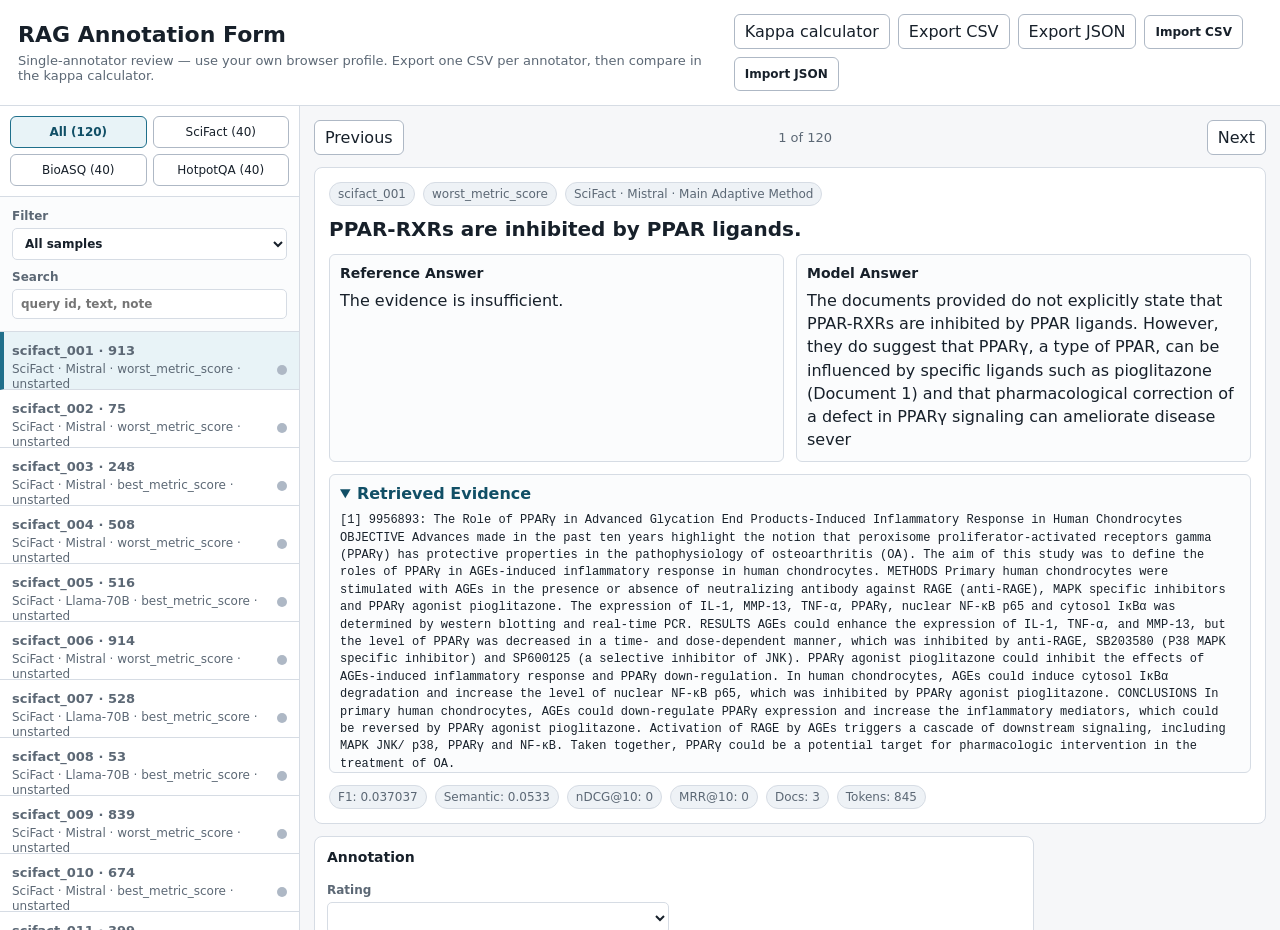
<file: annotation_workform/index.html>
<!doctype html>
<html lang="en">
  <head>
    <meta charset="utf-8" />
    <meta name="viewport" content="width=device-width, initial-scale=1" />
    <title>RAG Annotation Form</title>
    <link rel="stylesheet" href="./styles.css" />
  </head>
  <body>
    <header class="app-header">
      <div>
        <h1>RAG Annotation Form</h1>
        <p>Single-annotator review — use your own browser profile. Export one CSV per annotator, then compare in the kappa calculator.</p>
      </div>
      <div class="header-actions">
        <a class="button-link" href="./kappa.html">Kappa calculator</a>
        <button id="exportCsvBtn" type="button">Export CSV</button>
        <button id="exportJsonBtn" type="button">Export JSON</button>
        <label class="import-button">
          Import CSV
          <input id="importCsvInput" type="file" accept=".csv,text/csv" />
        </label>
        <label class="import-button">
          Import JSON
          <input id="importJsonInput" type="file" accept="application/json" />
        </label>
      </div>
    </header>

    <main class="layout">
      <aside class="sidebar" aria-label="Samples">
        <div id="modelTabs" class="dataset-tabs model-tabs" role="tablist" aria-label="Datasets"></div>
        <div class="toolbar">
          <label>
            Filter
            <select id="filterSelect">
              <option value="all">All samples</option>
              <option value="unstarted">Unstarted</option>
              <option value="complete">Annotated</option>
              <option value="worst">Worst group</option>
              <option value="best">Best group</option>
            </select>
          </label>
          <label>
            Search
            <input id="searchInput" type="search" placeholder="query id, text, note" />
          </label>
        </div>
        <div id="sampleList" class="sample-list"></div>
      </aside>

      <section class="workspace" aria-label="Annotation workspace">
        <nav class="item-nav" aria-label="Current sample navigation">
          <button id="prevBtn" type="button">Previous</button>
          <div id="positionText" class="position-text"></div>
          <button id="nextBtn" type="button">Next</button>
        </nav>

        <section class="sample-panel">
          <div class="sample-meta">
            <span id="sampleId"></span>
            <span id="sampleGroup"></span>
            <span id="sampleMode"></span>
          </div>
          <h2 id="queryText"></h2>
          <div class="evidence-grid">
            <section>
              <h3>Reference Answer</h3>
              <p id="referenceAnswer"></p>
            </section>
            <section>
              <h3>Model Answer</h3>
              <p id="modelAnswer"></p>
            </section>
          </div>
          <details open>
            <summary>Retrieved Evidence</summary>
            <pre id="evidenceText"></pre>
          </details>
          <div class="metric-strip" id="metricStrip"></div>
        </section>

        <section class="annotation-grid single-annotation-grid">
          <form id="annotationForm" class="annotation-form">
            <h3>Annotation</h3>
            <label>
              Rating
              <select name="rating">
                <option value=""></option>
                <option>CORRECT</option>
                <option>PARTIALLY_CORRECT</option>
                <option>INCORRECT</option>
                <option>NOT_ENOUGH_INFO</option>
              </select>
            </label>
            <label class="wide">
              Notes
              <textarea name="notes" rows="5"></textarea>
            </label>
          </form>
        </section>
      </section>
    </main>

    <script src="./data.js"></script>
    <script src="./app.js"></script>
  </body>
</html>
</file>
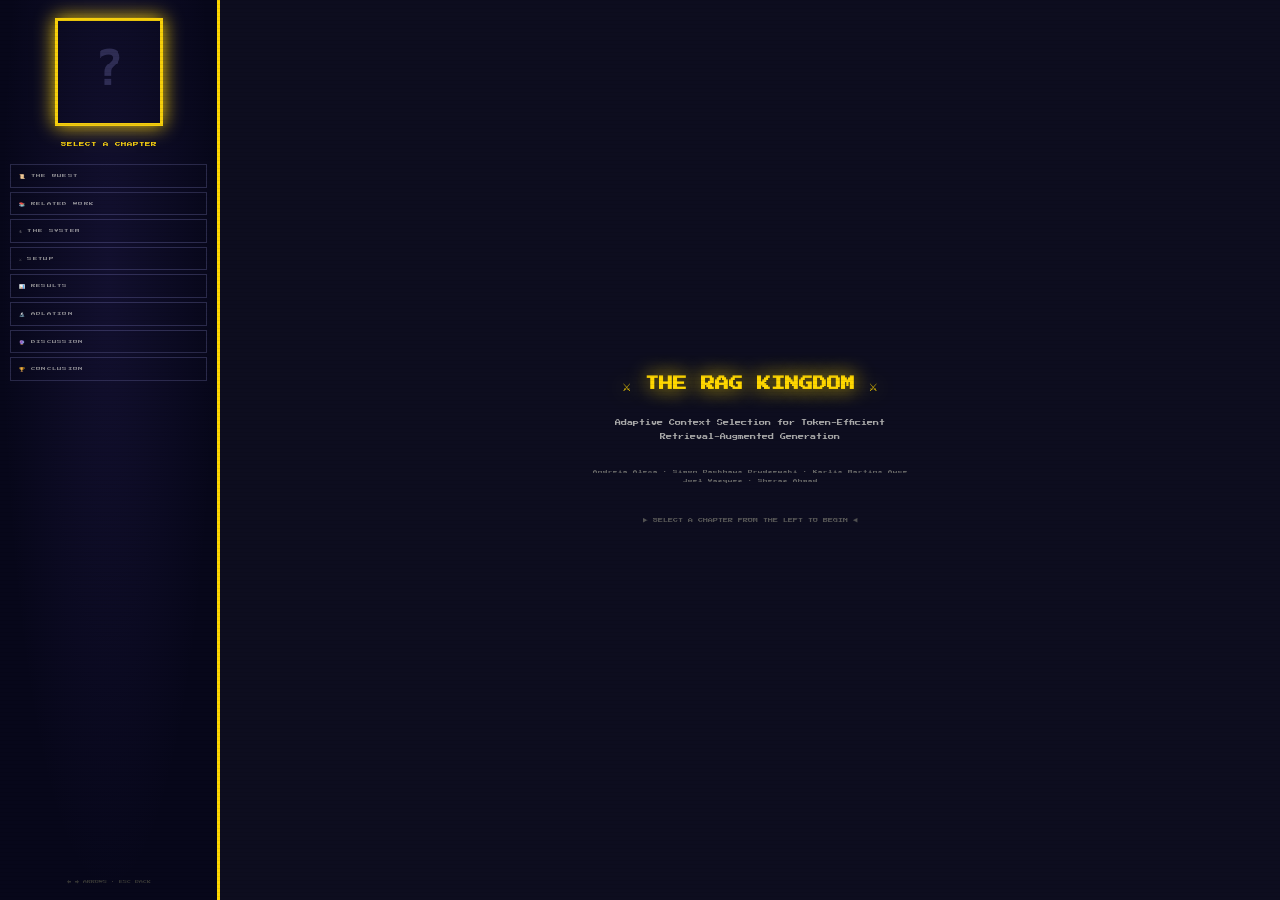
<file: rpg_presentation_prototype.html>
<!DOCTYPE html>
<html lang="en">
<head>
<meta charset="UTF-8">
<meta name="viewport" content="width=device-width, initial-scale=1.0">
<title>The RAG Kingdom — Adaptive Context Selection</title>
<link href="https://fonts.googleapis.com/css2?family=Press+Start+2P&display=swap" rel="stylesheet">
<style>
*, *::before, *::after { box-sizing: border-box; margin: 0; padding: 0; }
:root {
  --gold:  #ffd700;
  --sky:   #0d0d1f;
  --panel: #0a0a1e;
  --text:  #e8e8e8;
  --dim:   #666;
  --col:   #ffd700;
}
html, body {
  width: 100%; height: 100%;
  background: var(--sky);
  font-family: 'Press Start 2P', monospace;
  color: var(--text);
  overflow: hidden;
}

/* scanline overlay */
body::after {
  content: ''; position: fixed; inset: 0; pointer-events: none; z-index: 999;
  background: repeating-linear-gradient(
    0deg, transparent, transparent 3px,
    rgba(0,0,0,0.06) 3px, rgba(0,0,0,0.06) 4px
  );
}

/* ── Root layout: sidebar + main ── */
#app {
  display: flex;
  height: 100vh;
  width: 100vw;
}

/* ── LEFT SIDEBAR ── */
#sidebar {
  width: 220px;
  flex-shrink: 0;
  background: #07071a;
  border-right: 3px solid var(--col);
  display: flex;
  flex-direction: column;
  align-items: center;
  padding: 18px 10px 14px;
  gap: 14px;
  transition: border-color .3s;
  position: relative;
  overflow: hidden;
}
#sidebar::before {
  content: '';
  position: absolute;
  inset: 0;
  background: radial-gradient(ellipse at 50% 30%, rgba(100,80,200,.12) 0%, transparent 70%);
  pointer-events: none;
}

/* portrait */
#portrait-canvas {
  width: 108px; height: 108px;
  border: 3px solid var(--col);
  background: #111133;
  image-rendering: pixelated;
  box-shadow: inset 0 0 18px rgba(0,0,0,.7), 0 0 18px var(--col);
  transition: border-color .3s, box-shadow .3s;
  flex-shrink: 0;
}
#portrait-label {
  font-size: 5.5px;
  color: var(--col);
  text-align: center;
  line-height: 1.8;
  transition: color .3s;
  max-width: 180px;
}

/* nav list */
#nav-list {
  width: 100%;
  display: flex;
  flex-direction: column;
  gap: 4px;
  flex: 1;
  overflow-y: auto;
  scrollbar-width: none;
}
#nav-list::-webkit-scrollbar { display: none; }

.nav-item {
  width: 100%;
  background: transparent;
  border: 1px solid #2a2a4a;
  color: #888;
  font-family: 'Press Start 2P', monospace;
  font-size: 4.5px;
  padding: 7px 8px;
  text-align: left;
  cursor: pointer;
  transition: background .12s, color .12s, border-color .12s;
  line-height: 1.7;
  letter-spacing: .3px;
}
.nav-item:hover { background: rgba(255,255,255,.05); color: #ccc; border-color: #555; }
.nav-item.active { background: rgba(255,215,0,.1); color: var(--col); border-color: var(--col); }

#sidebar-footer {
  font-size: 4px;
  color: #333;
  text-align: center;
  line-height: 2;
}

/* ── MAIN CONTENT AREA ── */
#main {
  flex: 1;
  display: flex;
  flex-direction: column;
  min-width: 0;
  position: relative;
  background: var(--sky);
}

/* background star field */
#stars-bg {
  position: absolute;
  inset: 0;
  pointer-events: none;
  z-index: 0;
  overflow: hidden;
}
.star {
  position: absolute; background: #fff; border-radius: 50%;
  animation: twinkle var(--dur, 3s) ease-in-out infinite var(--del, 0s);
}
@keyframes twinkle {
  0%,100%{opacity:.7;transform:scale(1)}
  50%{opacity:.1;transform:scale(.5)}
}

/* top bar */
#topbar {
  position: relative; z-index: 2;
  height: 42px;
  background: rgba(7,7,26,.95);
  border-bottom: 2px solid var(--col);
  display: flex;
  align-items: center;
  padding: 0 20px;
  gap: 10px;
  flex-shrink: 0;
}
#topbar .title-main {
  font-size: 7.5px;
  color: var(--col);
  text-shadow: 0 0 10px var(--col);
  letter-spacing: 1px;
}
#topbar .title-sub {
  font-size: 4.5px;
  color: #888;
  margin-left: auto;
}

/* content box */
#content-box {
  position: relative; z-index: 2;
  flex: 1;
  display: flex;
  flex-direction: column;
  padding: 28px 40px 24px;
  gap: 18px;
  min-height: 0;
}

#section-title {
  font-size: 11px;
  color: var(--col);
  text-shadow: 0 0 12px var(--col);
  border-bottom: 2px solid var(--col);
  padding-bottom: 10px;
  transition: color .3s, border-color .3s, text-shadow .3s;
  letter-spacing: .5px;
  line-height: 1.6;
}

#slide-text {
  font-size: 9.5px;
  line-height: 2.4;
  color: var(--text);
  flex: 1;
  overflow: hidden;
  position: relative;
}
.cursor {
  display: inline-block;
  width: 10px; height: 2px;
  background: var(--col);
  margin-left: 3px;
  vertical-align: middle;
  animation: blink .7s step-start infinite;
}
@keyframes blink { 0%,100%{opacity:1} 50%{opacity:0} }

/* bottom nav */
#bottom-nav {
  position: relative; z-index: 2;
  display: flex;
  align-items: center;
  gap: 10px;
  padding: 0 40px 20px;
  flex-shrink: 0;
}
.btn {
  background: transparent;
  color: var(--col);
  border: 2px solid var(--col);
  font-family: 'Press Start 2P', monospace;
  font-size: 6px;
  padding: 8px 16px;
  cursor: pointer;
  transition: background .12s, color .12s;
  letter-spacing: .5px;
}
.btn:hover:not(:disabled) { background: var(--col); color: #000; }
.btn:disabled { border-color: #2a2a4a; color: #2a2a4a; cursor: default; }

#slide-counter {
  font-size: 5.5px;
  color: var(--dim);
  flex: 1;
  text-align: center;
}

/* decorative corner brackets on content-box */
#content-box::before,
#content-box::after {
  content: '';
  position: absolute;
  width: 18px; height: 18px;
  border-color: var(--col);
  border-style: solid;
  opacity: .4;
  transition: border-color .3s;
}
#content-box::before { top: 18px; left: 28px; border-width: 2px 0 0 2px; }
#content-box::after  { bottom: 14px; right: 28px; border-width: 0 2px 2px 0; }

/* welcome screen */
#welcome {
  position: absolute; inset: 0; z-index: 5;
  background: var(--sky);
  display: flex;
  flex-direction: column;
  align-items: center;
  justify-content: center;
  gap: 22px;
  text-align: center;
  padding: 40px;
}
#welcome h1 { font-size: 14px; color: var(--gold); text-shadow: 0 0 20px var(--gold); }
#welcome p  { font-size: 6px; color: #aaa; line-height: 2.4; max-width: 480px; }
#welcome .hint { font-size: 5px; color: #555; animation: blink 1.5s step-start infinite; margin-top: 10px; }
#welcome .authors { font-size: 4.5px; color: #666; line-height: 2.2; }
</style>
</head>
<body>
<div id="app">

  <!-- ── LEFT SIDEBAR ── -->
  <div id="sidebar">
    <canvas id="portrait-canvas" width="108" height="108"></canvas>
    <div id="portrait-label">SELECT A CHAPTER</div>
    <div id="nav-list"></div>
    <div id="sidebar-footer">← → ARROWS · ESC BACK</div>
  </div>

  <!-- ── MAIN ── -->
  <div id="main">
    <div id="stars-bg"></div>

    <!-- welcome screen shown on load -->
    <div id="welcome">
      <h1>⚔ THE RAG KINGDOM ⚔</h1>
      <p>Adaptive Context Selection for Token-Efficient<br>Retrieval-Augmented Generation</p>
      <div class="authors">
        Andreia Alexa · Simon Backhaus Brudzewski · Karlis Martins Auce<br>
        Joel Vazquez · Sheraz Ahmad
      </div>
      <div class="hint">▶ SELECT A CHAPTER FROM THE LEFT TO BEGIN ◀</div>
    </div>

    <div id="topbar">
      <span class="title-main">⚔ THE RAG KINGDOM</span>
      <span class="title-sub">Adaptive Context Selection for Token-Efficient RAG</span>
    </div>

    <div id="content-box">
      <div id="section-title">—</div>
      <div id="slide-text"></div>
    </div>

    <div id="bottom-nav">
      <button class="btn" id="btn-prev" onclick="navigate(-1)" disabled>◄ PREV</button>
      <span id="slide-counter">— / —</span>
      <button class="btn" id="btn-next" onclick="navigate(1)" disabled>NEXT ►</button>
    </div>
  </div>
</div>

<script>
// ── Pixel-art characters (24×24 grid, P=3 → 108×108 canvas) ──
const P = 3;
function r(ctx, x, y, w, h, c) {
  ctx.fillStyle = c;
  ctx.fillRect(x*P, y*P, w*P, h*P);
}

const CHARS = {
  bard(ctx) {
    r(ctx, 6,0, 12,1, '#aa1a1a');
    r(ctx, 5,1, 14,3, '#cc2222');
    r(ctx,18,0,  3,1, '#55cc33');
    r(ctx,19,1,  2,2, '#44aa22');
    r(ctx,20,2,  1,1, '#33881a');
    r(ctx, 4,2,  3,2, '#7a3c0a');
    r(ctx,17,2,  3,2, '#7a3c0a');
    r(ctx, 4,4,  2,1, '#7a3c0a');
    r(ctx,18,4,  2,1, '#7a3c0a');
    r(ctx, 5,4, 14,6, '#f4c4a0');
    r(ctx, 8,5,  2,2, '#4a2000');
    r(ctx,14,5,  2,2, '#4a2000');
    r(ctx, 9,5,  1,1, '#fff');
    r(ctx,15,5,  1,1, '#fff');
    r(ctx,11,7,  2,1, '#d4a080');
    r(ctx, 8,8,  2,1, '#cc5533');
    r(ctx,14,8,  2,1, '#cc5533');
    r(ctx,10,9,  4,1, '#cc5533');
    r(ctx, 6,9,  2,1, '#e8b090');
    r(ctx,16,9,  2,1, '#e8b090');
    r(ctx, 2,10, 20,10, '#2d6a2d');
    r(ctx,10,10,  4,2, '#f4c4a0');
    r(ctx, 3,15, 18,2, '#c8a000');
    r(ctx,10,15,  4,2, '#ffd700');
    r(ctx,18,11,  5,6, '#a06030');
    r(ctx,19,12,  3,4, '#c8904a');
    r(ctx,20,10,  2,2, '#5a2000');
    r(ctx, 5,20,  6,4, '#1a4a1a');
    r(ctx,13,20,  6,4, '#1a4a1a');
    r(ctx, 4,22,  7,2, '#3a1a00');
    r(ctx,13,22,  7,2, '#3a1a00');
  },
  scholar(ctx) {
    r(ctx, 7,0, 10,2, '#b0b0b0');
    r(ctx, 5,1, 14,2, '#b0b0b0');
    r(ctx, 4,2,  3,5, '#aaaaaa');
    r(ctx,17,2,  3,5, '#aaaaaa');
    r(ctx, 5,3, 14,7, '#e8b090');
    r(ctx, 7,5,  4,2, '#888');
    r(ctx,13,5,  4,2, '#888');
    r(ctx, 8,5,  2,2, '#c8e8ff');
    r(ctx,14,5,  2,2, '#c8e8ff');
    r(ctx,11,5,  2,1, '#aaa');
    r(ctx, 8,5,  2,1, '#2d2d2d');
    r(ctx,14,5,  2,1, '#2d2d2d');
    r(ctx,11,6,  2,2, '#d4a080');
    r(ctx, 5,9, 14,2, '#c0c0c0');
    r(ctx, 6,10, 12,2, '#d0d0d0');
    r(ctx, 8,11,  8,1, '#d8d8d8');
    r(ctx, 2,10, 20,13, '#1a2a6a');
    r(ctx, 8,10,  8,2, '#c8a000');
    r(ctx,11,10,  2,13, '#c8a000');
    r(ctx,18,12,  5,5, '#8B5A1A');
    r(ctx,18,12,  5,1, '#aa2222');
    r(ctx,18,13,  5,3, '#f0e8d0');
    r(ctx, 3,20, 18,3, '#131f52');
    r(ctx, 5,22,  5,2, '#0a0a2a');
    r(ctx,14,22,  5,2, '#0a0a2a');
  },
  alchemist(ctx) {
    r(ctx, 4,0, 16,3, '#1e0e00');
    r(ctx, 3,1,  3,3, '#2a1500');
    r(ctx,18,1,  3,3, '#2a1500');
    r(ctx, 5,2,  2,2, '#1e0e00');
    r(ctx,17,2,  2,2, '#1e0e00');
    r(ctx, 7,1,  4,2, '#3a7a3a');
    r(ctx,13,1,  4,2, '#3a7a3a');
    r(ctx, 9,1,  2,2, '#4a9a4a');
    r(ctx,14,1,  2,2, '#4a9a4a');
    r(ctx,11,2,  2,1, '#888');
    r(ctx, 5,4, 14,6, '#f0c090');
    r(ctx, 8,5,  2,2, '#2d7a00');
    r(ctx,14,5,  2,2, '#2d7a00');
    r(ctx, 9,5,  1,1, '#fff');
    r(ctx,15,5,  1,1, '#fff');
    r(ctx, 9,9,  5,1, '#cc5533');
    r(ctx,14,8,  2,1, '#cc5533');
    r(ctx,16,6,  1,2, '#c09070');
    r(ctx, 2,10, 20,12, '#8B5A1A');
    r(ctx, 7,11, 10,8, '#e8e0c0');
    r(ctx, 9,13,  2,2, '#4a9a3a');
    r(ctx,14,15,  2,2, '#aa3300');
    r(ctx,11,12,  1,1, '#3a3aaa');
    r(ctx, 3,17, 18,2, '#3a1a00');
    r(ctx,10,17,  4,2, '#c8a000');
    r(ctx,19,12,  4,1, '#888');
    r(ctx,20,13,  3,5, '#3a9a3a');
    r(ctx,19,14,  5,3, '#4aaa4a');
    r(ctx,20,17,  3,1, '#2a6a2a');
    r(ctx, 5,20,  6,4, '#6a3a10');
    r(ctx,13,20,  6,4, '#6a3a10');
    r(ctx, 4,22,  7,2, '#2a1000');
    r(ctx,13,22,  7,2, '#2a1000');
  },
  knight(ctx) {
    r(ctx, 9,0,  6,1, '#4444cc');
    r(ctx,10,1,  4,2, '#5555dd');
    r(ctx,11,2,  2,1, '#6666ee');
    r(ctx, 5,2, 14,2, '#c8c8c8');
    r(ctx, 4,3, 16,5, '#d0d0d0');
    r(ctx, 5,4, 14,4, '#c0c0c0');
    r(ctx, 7,4, 10,2, '#1a1a2a');
    r(ctx, 8,4,  3,1, '#4488ff');
    r(ctx,13,4,  3,1, '#4488ff');
    r(ctx, 7,7, 10,2, '#c8c8c8');
    r(ctx, 9,8,  6,2, '#b8b8b8');
    r(ctx, 2,10, 20,12, '#c0c0c0');
    r(ctx, 2,10, 20,1, '#4444cc');
    r(ctx,11,10,  2,12, '#4444cc');
    r(ctx, 1,10,  4,4, '#d0d0d0');
    r(ctx,19,10,  4,4, '#d0d0d0');
    r(ctx, 0,10,  3,8, '#4444cc');
    r(ctx, 0,12,  3,2, '#ffd700');
    r(ctx, 1,10,  1,8, '#ffd700');
    r(ctx,22,8,  2,14, '#c8c8c8');
    r(ctx,21,10,  4,1, '#ffd700');
    r(ctx, 5,22,  6,2, '#b0b0b0');
    r(ctx,13,22,  6,2, '#b0b0b0');
    r(ctx, 4,23,  8,1, '#c0c0c0');
    r(ctx,12,23,  8,1, '#c0c0c0');
  },
  sorceress(ctx) {
    r(ctx, 2,2,  4,20, '#d0d8f0');
    r(ctx,18,2,  4,20, '#d0d8f0');
    r(ctx, 3,2,  2,20, '#e0e8ff');
    r(ctx,19,2,  2,18, '#e0e8ff');
    r(ctx, 4,0, 16,3, '#d0d8f0');
    r(ctx, 5,1, 14,3, '#e0e8ff');
    r(ctx,10,0,  4,2, '#ffd700');
    r(ctx,11,0,  2,1, '#ff88aa');
    r(ctx, 5,3, 14,7, '#f4c4a0');
    r(ctx, 8,5,  2,2, '#7733cc');
    r(ctx,14,5,  2,2, '#7733cc');
    r(ctx, 9,5,  1,1, '#fff');
    r(ctx,15,5,  1,1, '#fff');
    r(ctx,11,7,  2,1, '#e0a888');
    r(ctx, 9,8,  2,1, '#cc7766');
    r(ctx,13,8,  2,1, '#cc7766');
    r(ctx,11,9,  2,1, '#dd8877');
    r(ctx, 4,10, 16,14, '#5b2d8e');
    r(ctx, 3,12, 18,10, '#6535a0');
    r(ctx, 8,10,  8,2, '#c8a000');
    r(ctx, 9,10,  6,1, '#ffd700');
    r(ctx, 6,14,  2,2, '#ffd700');
    r(ctx,16,13,  2,2, '#ffd700');
    r(ctx, 8,18,  2,2, '#ffd700');
    r(ctx,14,17,  2,2, '#c8a000');
    r(ctx, 1,6,  2,18, '#8b4513');
    r(ctx, 0,5,  4,2, '#ffd700');
    r(ctx, 1,4,  2,1, '#ff88ff');
    r(ctx, 4,22, 16,2, '#7b3dbe');
    r(ctx, 5,23, 14,1, '#c8a000');
  }
};

function drawCharacter(type) {
  const canvas = document.getElementById('portrait-canvas');
  const ctx = canvas.getContext('2d');
  ctx.clearRect(0, 0, 108, 108);
  ctx.fillStyle = '#111133';
  ctx.fillRect(0, 0, 108, 108);
  CHARS[type]?.(ctx);
}

function drawIdle() {
  const canvas = document.getElementById('portrait-canvas');
  const ctx = canvas.getContext('2d');
  ctx.clearRect(0, 0, 108, 108);
  ctx.fillStyle = '#07071a';
  ctx.fillRect(0, 0, 108, 108);
  // question mark silhouette
  ctx.fillStyle = '#2a2a4a';
  ctx.font = 'bold 52px monospace';
  ctx.textAlign = 'center';
  ctx.textBaseline = 'middle';
  ctx.fillText('?', 54, 54);
}

// ── Section data ──────────────────────────────────────────────
const SECTIONS = [
  {
    id: 'overview',
    nav: '📜 THE QUEST',
    name: 'ALDRIC THE HERALD', title: 'THE QUEST — OVERVIEW',
    char: 'bard', color: '#ffd700',
    slides: [
      'Standard RAG pipelines retrieve the same 10 documents for every query and pass them all to the LLM. A query answered by one sentence pays the same token cost as a complex multi-hop task — wasteful and often harmful.',
      'Safe Adaptive Context is a 3-stage pipeline: (1) predict a compact evidence budget per query using retrieval-score features, (2) compress each document to its most relevant sentences, (3) expand to full context only if the first answer is flagged as weak.',
      'We evaluate 7 systems across 3 BEIR datasets — SciFact (claim verification), HotpotQA (multi-hop QA), BioASQ (biomedical factoid) — and 2 models: Mistral 7B (local, Ollama) and Llama-3.3-70B (hosted API).',
      'Main result: 29–74% token reduction across all 6 dataset–model combinations. Answer quality is retained or improved in every case. Fallback triggers on only 0–5% of queries.'
    ]
  },
  {
    id: 'library',
    nav: '📚 RELATED WORK',
    name: 'ORYN THE SCHOLAR', title: 'RELATED WORK — THE ARCHIVES',
    char: 'scholar', color: '#66aaff',
    slides: [
      'FLARE generates iteratively and retrieves only when the model expresses low confidence. Self-RAG uses learned reflection tokens to decide when to retrieve. Both require fine-tuning the generator — our method does not.',
      'LLMLingua and Selective Context compress prompts using a second LM. RECOMP trains a summarisation model. Our n-gram neighbor selection is retrieval-side compression with no extra model calls.',
      'Shi et al. (2023) show that irrelevant context actively degrades LLM output — especially in smaller models. We operationalise this: instead of compressing after retrieval, we limit what is transmitted to the generator in the first place.',
      'Our method uses only retrieval-score features (score gaps, entropy, score mass) to predict query difficulty. No labeled training data. No fine-tuning. Adds microseconds of latency per query.'
    ]
  },
  {
    id: 'forge',
    nav: '⚗️ THE SYSTEM',
    name: 'THALRIC THE ALCHEMIST', title: 'SYSTEM — HOW IT WORKS',
    char: 'alchemist', color: '#ff9944',
    slides: [
      'All methods share the same top-10 TF-IDF candidates. The retriever and the budget controller are fully decoupled — this isolates context selection as the single variable under study.',
      'STAGE 1 — Budget prediction: a nearest-centroid classifier uses 6 retrieval-score features (top-1 score, score gaps, entropy, score concentration, query length) to select k ∈ {3, 5, 8} documents. Each document is trimmed to its highest-relevance sentence plus two neighbors.',
      'STAGE 2 — Quality check (no gold labels): phrase triggers ("insufficient evidence", "unclear"), answer shorter than 4 tokens, or fewer than 15% of non-stopword answer tokens grounded in the evidence.',
      'STAGE 3 — If flagged weak: re-query the LLM with full top-10 uncompressed context. If not flagged: return Stage 1 answer directly. Total cost = Stage 1 only, or Stage 1 + Stage 3 if fallback fires.'
    ]
  },
  {
    id: 'grounds',
    nav: '⚔️ SETUP',
    name: 'CAIUS THE KNIGHT', title: 'EXPERIMENTAL SETUP',
    char: 'knight', color: '#44cc88',
    slides: [
      '3 BEIR benchmark datasets: SciFact (100 claim-verification queries), HotpotQA (100 multi-hop QA queries), BioASQ (100 biomedical factoid queries). 50-query dev split per dataset for calibration — never mixed with eval.',
      'Mistral 7B runs locally via Ollama at temperature 0, max 80 completion tokens. Llama-3.3-70B-Instruct runs via hosted API with identical settings. Both accessed through an OpenAI-compatible interface.',
      'Token counts are taken from provider API response fields only. Any run where the provider fails to return token usage is rejected. This ensures comparisons use actual billing units — not local estimates.',
      '7 methods compared: No Retrieval, Fixed Top-3/5/7/10 (full documents), Heuristic Rules (score-gap thresholds), Safe Adaptive Context (main system). All share the same retrieved candidate set.'
    ]
  },
  {
    id: 'results',
    nav: '📊 RESULTS',
    name: 'CAIUS THE KNIGHT', title: 'MAIN RESULTS',
    char: 'knight', color: '#ff7799',
    slides: [
      'SCIFACT: Safe Adaptive cuts tokens by 73.9% (Mistral) and 72.6% (Llama-70B). Answer F1 stays within 0.013 of Fixed Top-10. Fallback triggers on just 5% of queries. Fixed Top-10 is actually the worst method for Mistral (F1 = 0.204 vs 0.268 for Fixed Top-3).',
      'HOTPOTQA: 29.6–30.6% token reduction. Safe Adaptive F1 with Mistral = 0.540, higher than Fixed Top-10\'s 0.516. Zero fallbacks triggered across both models — the system consistently produces adequate answers on the first pass.',
      'BIOASQ: 48.3–52.3% token reduction. Safe Adaptive achieves the highest F1 of any method (Mistral: 0.339 vs Fixed Top-10: 0.257). As on SciFact, Fixed Top-10 is the worst method for Mistral due to context overload.',
      'Key pattern: Fixed Top-10 hurts Mistral on 2 of 3 datasets but not Llama-70B. Larger models tolerate noisy prompts; 7B-scale models do not. Compact, targeted evidence helps smaller models most.'
    ]
  },
  {
    id: 'ablation',
    nav: '🔬 ABLATION',
    name: 'ORYN THE SCHOLAR', title: 'ABLATION STUDY',
    char: 'scholar', color: '#bb66ff',
    slides: [
      'Adaptive budget predictor alone (no compression, no fallback) on SciFact / Llama-70B: 77.9% token reduction, 100.2% F1 retained vs Fixed Top-10. Already matches or exceeds quality at one-fifth of the token cost.',
      'Adding n-gram neighbor compression: a further 10+ percentage points of reduction with F1 unchanged. Compact evidence keeps the LLM focused on relevant content rather than spreading attention across 10 full documents.',
      'Safety fallback: only 4% of queries trigger it on SciFact. The fallback adds negligible average cost but prevents empty or incoherent answers on the hardest queries — the ones where a compact first pass genuinely fails.',
      'Stacking effect (SciFact, Llama-70B): budget predictor alone = 67–78% reduction; adding compression = +10 pp; full Safe Adaptive = 73%. Each component contributes independently and additively.'
    ]
  },
  {
    id: 'oracle',
    nav: '🔮 DISCUSSION',
    name: 'LYARA THE SORCERESS', title: 'DISCUSSION',
    char: 'sorceress', color: '#44dddd',
    slides: [
      'Token savings track evidence concentration by task. SciFact (1–2 key sentences per claim) saves 73–74%. HotpotQA (requires both supporting documents for multi-hop reasoning) saves only ~30%. BioASQ (short abstracts, high relevance) falls in between at 48–52%.',
      'Smaller models degrade with noisy long prompts. On SciFact, Mistral Fixed Top-10 F1 is 24% lower than Fixed Top-3. On BioASQ, 26% lower than Fixed Top-5. Compact evidence partially fixes this — Safe Adaptive F1 exceeds Fixed Top-10 in 3 of 4 Mistral conditions.',
      'Cross-encoder re-ranking improves nDCG@10 for Safe Adaptive on SciFact (0.560 → 0.624) without changing F1 or token efficiency. On BioASQ, sharper score distributions enable even larger savings (76.7% vs 52.3%). A better retriever amplifies the budget controller.',
      'Key limitation: the budget predictor relies on TF-IDF score distributions as a proxy for query difficulty. When the gold document ranks low in retrieval, the predictor may commit to too small a budget. Fallback thresholds were set by inspection and may not transfer to new domains.'
    ]
  },
  {
    id: 'hall',
    nav: '🏆 CONCLUSION',
    name: 'ALDRIC THE HERALD', title: 'CONCLUSION & FUTURE WORK',
    char: 'bard', color: '#ffd700',
    slides: [
      '29–74% token reduction across all 6 dataset–model combinations. Fallback rate 0–5%. No systematic drop in answer quality — F1 is retained or improved in every combination tested.',
      'Ablation confirms each component is necessary: the budget predictor alone saves 67–78% of tokens; compression adds ~10 pp more; the fallback prevents failures on hard edge cases.',
      'The method requires no fine-tuning, no additional model calls, and no external labeled data beyond the dev split used for centroid calibration. It deploys on top of any retriever and generator without modifying either.',
      'Future quests: (1) evaluate with dense retrieval to improve gold-document coverage at small budgets, (2) calibrate fallback thresholds from human annotation labels, (3) test budget predictor generalisation to out-of-domain settings.'
    ]
  }
];

// ── State ─────────────────────────────────────────────────────
let currentIdx = -1, slide = 0, tyTimer = null;

// ── Build stars ───────────────────────────────────────────────
function buildStars() {
  const bg = document.getElementById('stars-bg');
  for (let i = 0; i < 80; i++) {
    const s = document.createElement('div'); s.className = 'star';
    const sz = Math.random() * 2 + 0.5;
    s.style.cssText = `left:${Math.random()*100}%;top:${Math.random()*100}%;
      width:${sz}px;height:${sz}px;
      --dur:${(Math.random()*4+2).toFixed(1)}s;
      --del:-${(Math.random()*4).toFixed(1)}s;`;
    bg.appendChild(s);
  }
}

// ── Build nav list ────────────────────────────────────────────
function buildNav() {
  const list = document.getElementById('nav-list');
  SECTIONS.forEach((sec, i) => {
    const btn = document.createElement('button');
    btn.className = 'nav-item';
    btn.dataset.idx = i;
    btn.textContent = sec.nav;
    btn.style.setProperty('--col', sec.color);
    btn.addEventListener('click', () => openSection(i));
    list.appendChild(btn);
  });
}

// ── Open section ──────────────────────────────────────────────
function openSection(idx) {
  currentIdx = idx; slide = 0;
  document.getElementById('welcome').style.display = 'none';
  document.querySelectorAll('.nav-item').forEach((b, i) => {
    b.classList.toggle('active', i === idx);
    b.style.setProperty('--col', SECTIONS[i].color);
  });
  applyColor(SECTIONS[idx].color);
  render();
}

function applyColor(col) {
  document.documentElement.style.setProperty('--col', col);
  document.getElementById('sidebar').style.borderColor = col;
  document.getElementById('portrait-canvas').style.borderColor = col;
  document.getElementById('portrait-canvas').style.boxShadow =
    `inset 0 0 18px rgba(0,0,0,.7), 0 0 20px ${col}`;
  document.getElementById('portrait-label').style.color = col;
  document.getElementById('section-title').style.color = col;
  document.getElementById('section-title').style.borderColor = col;
  document.getElementById('section-title').style.textShadow = `0 0 12px ${col}`;
  document.querySelectorAll('.btn').forEach(b => {
    b.style.color = col; b.style.borderColor = col;
  });
  document.getElementById('topbar').style.borderColor = col;
}

function navigate(dir) {
  if (currentIdx < 0) return;
  const max = SECTIONS[currentIdx].slides.length - 1;
  slide = Math.max(0, Math.min(max, slide + dir));
  render();
}

function render() {
  const sec = SECTIONS[currentIdx];
  drawCharacter(sec.char);
  document.getElementById('portrait-label').textContent = sec.name;
  document.getElementById('section-title').textContent = sec.title;
  document.getElementById('btn-prev').disabled = slide === 0;
  document.getElementById('btn-next').disabled = slide === sec.slides.length - 1;
  document.getElementById('slide-counter').textContent = `${slide + 1} / ${sec.slides.length}`;
  typewrite(sec.slides[slide]);
}

function typewrite(text) {
  clearTimeout(tyTimer);
  const el = document.getElementById('slide-text');
  el.textContent = '';
  const cursor = document.createElement('span'); cursor.className = 'cursor';
  el.appendChild(cursor);
  let i = 0;
  function tick() {
    if (i < text.length) { cursor.before(text[i++]); tyTimer = setTimeout(tick, 14); }
  }
  tick();
}

// ── Init ──────────────────────────────────────────────────────
buildStars();
buildNav();
drawIdle();

document.addEventListener('keydown', e => {
  if (e.key === 'ArrowRight' || e.key === 'ArrowDown') navigate(1);
  if (e.key === 'ArrowLeft'  || e.key === 'ArrowUp')   navigate(-1);
  if (e.key === 'Escape' && currentIdx >= 0) {
    currentIdx = -1;
    document.getElementById('welcome').style.display = 'flex';
    document.querySelectorAll('.nav-item').forEach(b => b.classList.remove('active'));
    document.getElementById('portrait-label').textContent = 'SELECT A CHAPTER';
    document.getElementById('section-title').textContent = '—';
    document.getElementById('slide-text').textContent = '';
    document.getElementById('slide-counter').textContent = '— / —';
    document.getElementById('btn-prev').disabled = true;
    document.getElementById('btn-next').disabled = true;
    drawIdle();
    applyColor('#ffd700');
  }
});
</script>
</body>
</html>
</file>
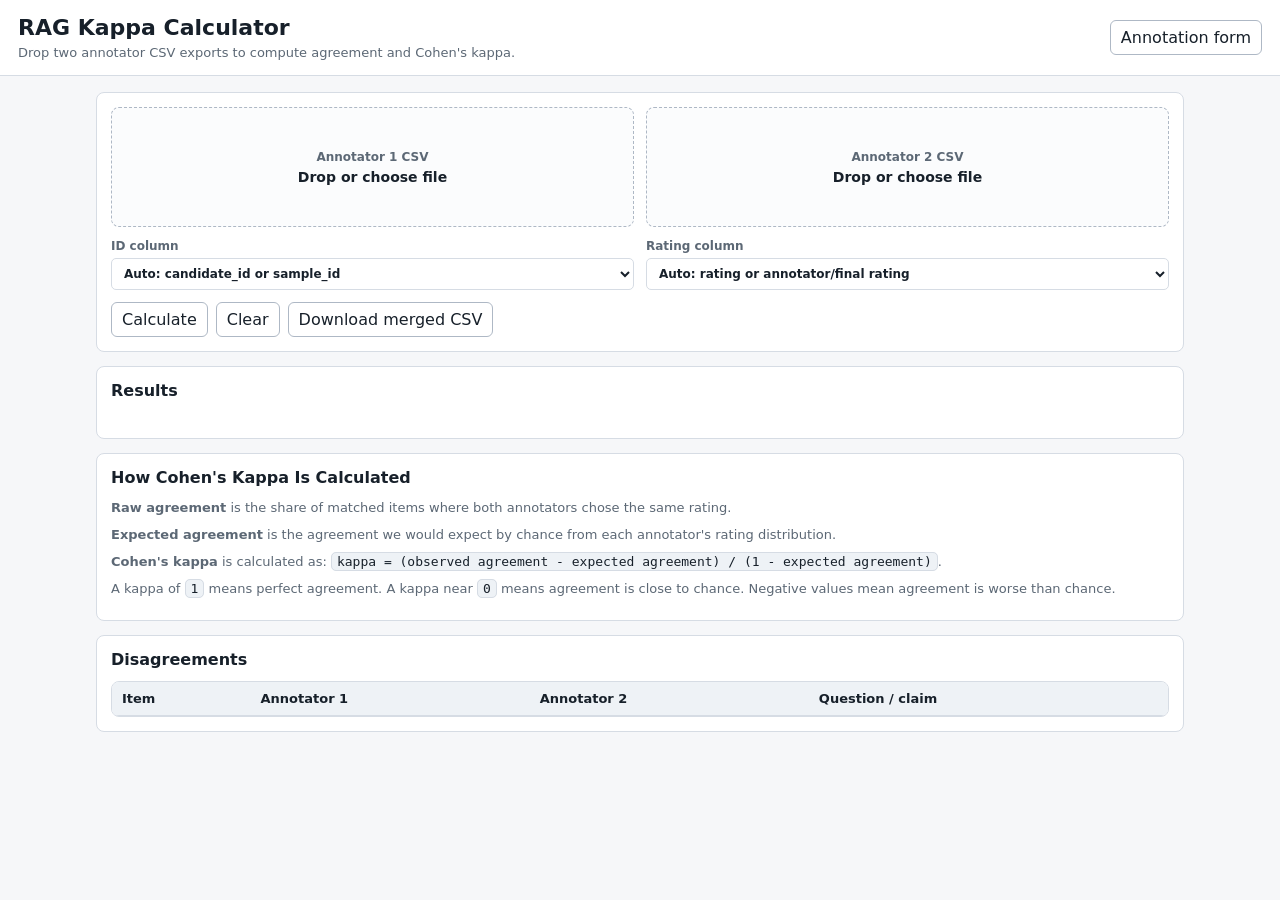
<file: annotation_workform/kappa.html>
<!doctype html>
<html lang="en">
  <head>
    <meta charset="utf-8">
    <meta name="viewport" content="width=device-width, initial-scale=1">
    <title>RAG Kappa Calculator</title>
    <link rel="stylesheet" href="./styles.css">
  </head>
  <body>
    <header class="app-header">
      <div>
        <h1>RAG Kappa Calculator</h1>
        <p>Drop two annotator CSV exports to compute agreement and Cohen's kappa.</p>
      </div>
      <div class="header-actions">
        <a class="button-link" href="./index.html">Annotation form</a>
      </div>
    </header>

    <main class="calculator-layout">
      <section class="calculator-panel">
        <div class="upload-grid">
          <label class="drop-zone" id="dropA">
            <span>Annotator 1 CSV</span>
            <strong id="fileAName">Drop or choose file</strong>
            <input id="fileA" type="file" accept=".csv,text/csv">
          </label>
          <label class="drop-zone" id="dropB">
            <span>Annotator 2 CSV</span>
            <strong id="fileBName">Drop or choose file</strong>
            <input id="fileB" type="file" accept=".csv,text/csv">
          </label>
        </div>

        <div class="settings-grid">
          <label>
            ID column
            <select id="idColumn">
              <option value="auto">Auto: candidate_id or sample_id</option>
              <option value="candidate_id">candidate_id</option>
              <option value="sample_id">sample_id</option>
              <option value="query_id">query_id</option>
            </select>
          </label>
          <label>
            Rating column
            <select id="ratingColumn">
              <option value="auto">Auto: rating or annotator/final rating</option>
              <option value="rating">rating</option>
              <option value="annotator_1_rating">annotator_1_rating</option>
              <option value="annotator_2_rating">annotator_2_rating</option>
              <option value="final_rating">final_rating</option>
              <option value="annotator_1_label">annotator_1_label</option>
              <option value="annotator_2_label">annotator_2_label</option>
              <option value="final_label">final_label</option>
            </select>
          </label>
        </div>

        <div class="actions-row">
          <button id="calculateBtn" type="button">Calculate</button>
          <button id="clearBtn" type="button">Clear</button>
          <button id="downloadBtn" type="button" disabled>Download merged CSV</button>
        </div>
      </section>

      <section class="calculator-panel">
        <h2>Results</h2>
        <div id="summaryPanel" class="summary-grid"></div>
        <div id="messagePanel" class="message-panel"></div>
      </section>

      <section class="calculator-panel">
        <h2>How Cohen's Kappa Is Calculated</h2>
        <div class="formula-note">
          <p><strong>Raw agreement</strong> is the share of matched items where both annotators chose the same rating.</p>
          <p><strong>Expected agreement</strong> is the agreement we would expect by chance from each annotator's rating distribution.</p>
          <p><strong>Cohen's kappa</strong> is calculated as: <code>kappa = (observed agreement - expected agreement) / (1 - expected agreement)</code>.</p>
          <p>A kappa of <code>1</code> means perfect agreement. A kappa near <code>0</code> means agreement is close to chance. Negative values mean agreement is worse than chance.</p>
        </div>
      </section>

      <section class="calculator-panel">
        <h2>Disagreements</h2>
        <div class="table-wrap">
          <table id="disagreementTable">
            <thead>
              <tr>
                <th>Item</th>
                <th>Annotator 1</th>
                <th>Annotator 2</th>
                <th>Question / claim</th>
              </tr>
            </thead>
            <tbody></tbody>
          </table>
        </div>
      </section>
    </main>

    <script src="./kappa.js"></script>
  </body>
</html>
</file>
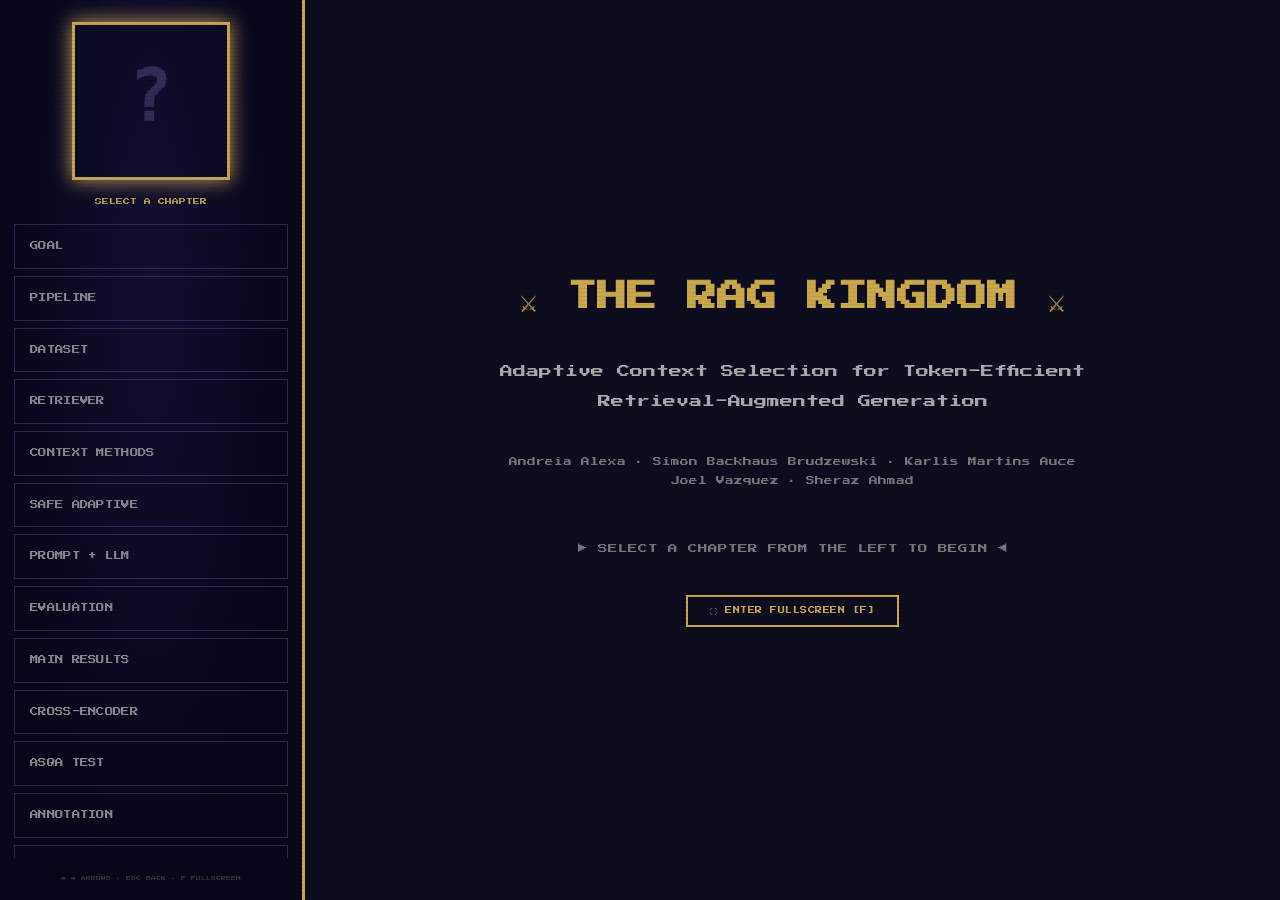
<file: docs/demo/old_original_rag_kingdom.html>
<!DOCTYPE html>
<html lang="en">
<head>
<meta charset="UTF-8">
<meta name="viewport" content="width=device-width, initial-scale=1.0">
<title>The RAG Kingdom — Adaptive Context Selection</title>
<link href="https://fonts.googleapis.com/css2?family=Press+Start+2P&display=swap" rel="stylesheet">
<style>
*, *::before, *::after { box-sizing: border-box; margin: 0; padding: 0; }
:root {
  --gold:  #c9a84c;
  --sky:   #0d0d1f;
  --panel: #0a0a1e;
  --text:  #d8d8d8;
  --dim:   #666;
  --col:   #c9a84c;
}
html, body {
  width: 100%; height: 100%;
  background: var(--sky);
  font-family: 'Press Start 2P', monospace;
  color: var(--text);
  overflow: hidden;
}

/* scanline overlay */
body::after {
  content: ''; position: fixed; inset: 0; pointer-events: none; z-index: 999;
  background: repeating-linear-gradient(
    0deg, transparent, transparent 3px,
    rgba(0,0,0,0.06) 3px, rgba(0,0,0,0.06) 4px
  );
}

/* ── Root layout: sidebar + main ── */
#app {
  display: flex;
  height: 100vh;
  width: 100vw;
}

/* ── LEFT SIDEBAR ── */
#sidebar {
  width: 305px;
  flex-shrink: 0;
  background: #07071a;
  border-right: 3px solid var(--col);
  display: flex;
  flex-direction: column;
  align-items: center;
  padding: 22px 14px 16px;
  gap: 16px;
  transition: border-color .3s;
  position: relative;
  overflow: hidden;
}
#sidebar::before {
  content: '';
  position: absolute;
  inset: 0;
  background: radial-gradient(ellipse at 50% 30%, rgba(100,80,200,.12) 0%, transparent 70%);
  pointer-events: none;
}

/* portrait */
#portrait-canvas {
  width: 158px; height: 158px;
  border: 3px solid var(--col);
  background: #111133;
  image-rendering: pixelated;
  box-shadow: inset 0 0 18px rgba(0,0,0,.7), 0 0 18px var(--col);
  transition: border-color .3s, box-shadow .3s;
  flex-shrink: 0;
}
#portrait-label {
  font-size: 6.8px;
  color: var(--col);
  text-align: center;
  line-height: 1.8;
  transition: color .3s;
  max-width: 230px;
}

/* nav list */
#nav-list {
  width: 100%;
  display: flex;
  flex-direction: column;
  gap: 7px;
  flex: 1;
  overflow-y: auto;
  scrollbar-width: none;
}
#nav-list::-webkit-scrollbar { display: none; }

.nav-item {
  width: 100%;
  background: transparent;
  border: 1px solid #2a2a4a;
  color: #888;
  font-family: 'Press Start 2P', monospace;
  font-size: 8.4px;
  padding: 14px 15px;
  text-align: left;
  cursor: pointer;
  transition: background .12s, color .12s, border-color .12s;
  line-height: 1.75;
  letter-spacing: .3px;
}
.nav-item:hover { background: rgba(255,255,255,.05); color: #ccc; border-color: #555; }
.nav-item.active { background: rgba(255,215,0,.1); color: var(--col); border-color: var(--col); }

#sidebar-footer {
  font-size: 4.8px;
  color: #333;
  text-align: center;
  line-height: 2;
}

/* ── MAIN CONTENT AREA ── */
#main {
  flex: 1;
  display: flex;
  flex-direction: column;
  min-width: 0;
  position: relative;
  background: var(--sky);
}

/* background star field */
#stars-bg {
  position: absolute;
  inset: 0;
  pointer-events: none;
  z-index: 0;
  overflow: hidden;
}
.star {
  position: absolute; background: #fff; border-radius: 50%;
  animation: twinkle var(--dur, 3s) ease-in-out infinite var(--del, 0s);
}
@keyframes twinkle {
  0%,100%{opacity:.7;transform:scale(1)}
  50%{opacity:.1;transform:scale(.5)}
}

/* top bar */
#topbar {
  position: relative; z-index: 2;
  height: 54px;
  background: rgba(7,7,26,.95);
  border-bottom: 2px solid var(--col);
  display: flex;
  align-items: center;
  padding: 0 34px;
  gap: 10px;
  flex-shrink: 0;
}
#topbar .title-main {
  font-size: 8.5px;
  color: var(--col);
  text-shadow: none;
  letter-spacing: 1px;
}
#topbar .title-sub {
  font-size: 5px;
  color: #888;
  margin-left: auto;
}

/* content box */
#content-box {
  position: relative; z-index: 2;
  flex: 1;
  width: min(1380px, calc(100% - 96px));
  margin: 0 auto;
  display: flex;
  flex-direction: column;
  justify-content: center;
  padding: 38px 0 34px;
  gap: 24px;
  min-height: 0;
}

#section-title {
  font-size: 15px;
  color: var(--col);
  text-shadow: none;
  border-bottom: 1px solid rgba(201,168,76,.4);
  padding-bottom: 14px;
  transition: color .3s, border-color .3s;
  letter-spacing: .5px;
  line-height: 1.6;
}

#slide-text {
  font-size: 12.5px;
  line-height: 2.35;
  color: var(--text);
  flex: 1;
  overflow: auto;
  position: relative;
  display: block;
  padding-top: 6px;
  scrollbar-width: thin;
  scrollbar-color: var(--col) #111133;
}
#slide-text .slide-inner {
  width: 100%;
}
.slide-para {
  margin-bottom: 22px;
  line-height: 2.35;
}
.slide-block {
  margin-bottom: 28px;
}
.slide-para:last-child, .slide-block:last-child { margin-bottom: 0; }
#slide-text::-webkit-scrollbar { width: 8px; height: 8px; }
#slide-text::-webkit-scrollbar-thumb { background: var(--col); }
#slide-text::-webkit-scrollbar-track { background: #111133; }
#slide-text .kicker {
  display: block;
  color: var(--col);
  font-size: 7.8px;
  line-height: 2;
  margin-bottom: 12px;
}
#slide-text .big-line {
  display: block;
  color: var(--col);
  font-size: 24px;
  line-height: 1.8;
  text-shadow: none;
  margin-bottom: 20px;
}
#slide-text .small {
  color: #aaa;
  font-size: 9px;
  line-height: 2.2;
}
#slide-text ul {
  list-style: none;
  padding: 0;
  margin: 0;
}
#slide-text li {
  margin-bottom: 10px;
}
#slide-text li::before {
  content: ">";
  color: var(--col);
  margin-right: 8px;
}
.pipeline-map {
  height: 500px;
  margin-top: 14px;
  position: relative;
}
.pipeline-step {
  border: 2px solid rgba(102,170,255,.45);
  background:
    linear-gradient(180deg, rgba(102,170,255,.13), rgba(255,255,255,.025)),
    rgba(10,10,30,.72);
  padding: 16px 18px;
  min-height: 104px;
  position: absolute;
  width: 30%;
  box-shadow: inset 0 0 18px rgba(0,0,0,.55), 0 0 16px rgba(102,170,255,.12);
  overflow: hidden;
}
.pipeline-step::before {
  content: "";
  position: absolute;
  inset: 8px auto auto 8px;
  width: 13px;
  height: 13px;
  border-style: solid;
  border-color: var(--col);
  border-width: 2px 0 0 2px;
  opacity: .6;
}
.pipeline-step::after {
  content: "";
  position: absolute;
  right: 9px;
  bottom: 9px;
  width: 10px;
  height: 10px;
  border-style: solid;
  border-color: var(--col);
  border-width: 0 2px 2px 0;
  opacity: .45;
}
.pipeline-step.p1 { left: 0; top: 0; }
.pipeline-step.p2 { left: 35%; top: 0; }
.pipeline-step.p3 { right: 0; top: 0; }
.pipeline-step.p4 { right: 0; top: 192px; }
.pipeline-step.p5 { left: 35%; top: 192px; }
.pipeline-step.p6 { left: 0; top: 192px; }
.pipeline-step.p7 { left: 0; top: 384px; }
.pipeline-step.p8 { left: 35%; top: 384px; }
.pipeline-step.p9 { right: 0; top: 384px; }
.pipeline-step.result {
  border-color: rgba(125,255,178,.5);
  background:
    linear-gradient(180deg, rgba(125,255,178,.10), rgba(255,255,255,.025)),
    rgba(10,10,30,.72);
}
.pipeline-step .num {
  display: block;
  color: var(--col);
  font-size: 7.6px;
  line-height: 1.8;
  margin-bottom: 6px;
  padding-left: 24px;
}
.pipeline-step .label {
  display: block;
  color: #f2f2f2;
  font-size: 12.2px;
  line-height: 1.75;
  margin-bottom: 8px;
}
.pipeline-step .desc {
  display: block;
  color: #aaa;
  font-size: 6.8px;
  line-height: 1.9;
}
.map-route {
  position: absolute;
  z-index: -1;
  border-color: rgba(102,170,255,.75);
  filter: drop-shadow(0 0 8px rgba(102,170,255,.35));
}
.map-route.h {
  height: 0;
  border-top: 3px dashed rgba(102,170,255,.75);
}
.map-route.v {
  width: 0;
  border-left: 3px dashed rgba(102,170,255,.75);
}
.map-route.green { border-color: rgba(125,255,178,.72); }
.r12 { left: 30%; top: 52px; width: 5%; }
.r23 { left: 65%; top: 52px; width: 5%; }
.r34 { right: 15%; top: 104px; height: 88px; }
.r45 { left: 65%; top: 244px; width: 5%; }
.r56 { left: 30%; top: 244px; width: 5%; }
.r67 { left: 15%; top: 296px; height: 88px; }
.r78 { left: 30%; top: 436px; width: 5%; }
.r89 { left: 65%; top: 436px; width: 5%; }
.result-table {
  width: 100%;
  border-collapse: collapse;
  font-size: 11.4px;
  line-height: 2.12;
  margin-top: 18px;
}
.result-table th,
.result-table td {
  border: 1px solid #343454;
  padding: 16px 17px;
  text-align: left;
  vertical-align: top;
}
.result-table th {
  color: var(--col);
  background: rgba(255,255,255,.04);
  font-weight: normal;
}
.result-table td.num { text-align: right; white-space: nowrap; }
.result-table .good { color: #5db88a; }
.result-table .warn { color: #c98844; }
.slide-note {
  margin-top: 12px;
  color: #aaa;
  font-size: 9.5px;
  line-height: 2.1;
}
.prompt-example {
  display: block;
  margin-top: 16px;
  color: #d8d8d8;
  font-size: 13.2px;
  line-height: 2.25;
  white-space: pre-wrap;
}
.cursor {
  display: inline-block;
  width: 10px; height: 2px;
  background: var(--col);
  margin-left: 3px;
  vertical-align: middle;
  animation: blink .7s step-start infinite;
  flex: 0 0 auto;
}
@keyframes blink { 0%,100%{opacity:1} 50%{opacity:0} }

/* bottom nav */
#bottom-nav {
  position: relative; z-index: 2;
  display: flex;
  align-items: center;
  gap: 10px;
  padding: 0 40px 20px;
  flex-shrink: 0;
}
.btn {
  background: transparent;
  color: var(--col);
  border: 2px solid var(--col);
  font-family: 'Press Start 2P', monospace;
  font-size: 6px;
  padding: 8px 16px;
  cursor: pointer;
  transition: background .12s, color .12s;
  letter-spacing: .5px;
}
.btn:hover:not(:disabled) { background: var(--col); color: #000; }
.btn:disabled { border-color: #2a2a4a; color: #2a2a4a; cursor: default; }

#slide-counter {
  font-size: 5.5px;
  color: var(--dim);
  flex: 1;
  text-align: center;
}

/* decorative corner brackets on content-box */
#content-box::before,
#content-box::after {
  content: '';
  position: absolute;
  width: 18px; height: 18px;
  border-color: var(--col);
  border-style: solid;
  opacity: .4;
  transition: border-color .3s;
}
#content-box::before { top: 18px; left: 28px; border-width: 2px 0 0 2px; }
#content-box::after  { bottom: 14px; right: 28px; border-width: 0 2px 2px 0; }

/* welcome screen */
#welcome {
  position: absolute; inset: 0; z-index: 5;
  background: var(--sky);
  display: flex;
  flex-direction: column;
  align-items: center;
  justify-content: center;
  gap: 34px;
  text-align: center;
  padding: 40px;
}
#welcome h1 { font-size: 30px; color: var(--gold); text-shadow: none; line-height: 1.65; }
#welcome p  { font-size: 13px; color: #aaa; line-height: 2.35; max-width: 900px; }
#welcome .hint { font-size: 9.5px; color: #777; animation: blink 1.5s step-start infinite; margin-top: 18px; }
#welcome .authors { font-size: 8.7px; color: #777; line-height: 2.25; }
</style>
</head>
<body>
<div id="app">

  <!-- ── LEFT SIDEBAR ── -->
  <div id="sidebar">
    <canvas id="portrait-canvas" width="108" height="108"></canvas>
    <div id="portrait-label">SELECT A CHAPTER</div>
    <div id="nav-list"></div>
    <div id="sidebar-footer">← → ARROWS · ESC BACK · F FULLSCREEN</div>
  </div>

  <!-- ── MAIN ── -->
  <div id="main">
    <div id="stars-bg"></div>

    <!-- welcome screen shown on load -->
    <div id="welcome">
      <h1>⚔ THE RAG KINGDOM ⚔</h1>
      <p>Adaptive Context Selection for Token-Efficient<br>Retrieval-Augmented Generation</p>
      <div class="authors">
        Andreia Alexa · Simon Backhaus Brudzewski · Karlis Martins Auce<br>
        Joel Vazquez · Sheraz Ahmad
      </div>
      <div class="hint">▶ SELECT A CHAPTER FROM THE LEFT TO BEGIN ◀</div>
      <button class="btn" id="btn-fullscreen" onclick="toggleFullscreen()" style="margin-top:8px;font-size:7px;padding:10px 22px;">⛶ ENTER FULLSCREEN [F]</button>
    </div>

    <div id="topbar">
      <span class="title-main">⚔ THE RAG KINGDOM</span>
      <span class="title-sub">Adaptive Context Selection for Token-Efficient RAG</span>
    </div>

    <div id="content-box">
      <div id="section-title">—</div>
      <div id="slide-text"></div>
    </div>

    <div id="bottom-nav">
      <button class="btn" id="btn-prev" onclick="navigate(-1)" disabled>◄ PREV</button>
      <span id="slide-counter">— / —</span>
      <button class="btn" id="btn-next" onclick="navigate(1)" disabled>NEXT ►</button>
    </div>
  </div>
</div>

<script>
// ── Pixel-art characters (24×24 grid, P=3 → 108×108 canvas) ──
const P = 3;
function r(ctx, x, y, w, h, c) {
  ctx.fillStyle = c;
  ctx.fillRect(x*P, y*P, w*P, h*P);
}

const CHARS = {
  bard(ctx) {
    r(ctx, 6,0, 12,1, '#aa1a1a');
    r(ctx, 5,1, 14,3, '#cc2222');
    r(ctx,18,0,  3,1, '#55cc33');
    r(ctx,19,1,  2,2, '#44aa22');
    r(ctx,20,2,  1,1, '#33881a');
    r(ctx, 4,2,  3,2, '#7a3c0a');
    r(ctx,17,2,  3,2, '#7a3c0a');
    r(ctx, 4,4,  2,1, '#7a3c0a');
    r(ctx,18,4,  2,1, '#7a3c0a');
    r(ctx, 5,4, 14,6, '#f4c4a0');
    r(ctx, 8,5,  2,2, '#4a2000');
    r(ctx,14,5,  2,2, '#4a2000');
    r(ctx, 9,5,  1,1, '#fff');
    r(ctx,15,5,  1,1, '#fff');
    r(ctx,11,7,  2,1, '#d4a080');
    r(ctx, 8,8,  2,1, '#cc5533');
    r(ctx,14,8,  2,1, '#cc5533');
    r(ctx,10,9,  4,1, '#cc5533');
    r(ctx, 6,9,  2,1, '#e8b090');
    r(ctx,16,9,  2,1, '#e8b090');
    r(ctx, 2,10, 20,10, '#2d6a2d');
    r(ctx,10,10,  4,2, '#f4c4a0');
    r(ctx, 3,15, 18,2, '#c8a000');
    r(ctx,10,15,  4,2, '#ffd700');
    r(ctx,18,11,  5,6, '#a06030');
    r(ctx,19,12,  3,4, '#c8904a');
    r(ctx,20,10,  2,2, '#5a2000');
    r(ctx, 5,20,  6,4, '#1a4a1a');
    r(ctx,13,20,  6,4, '#1a4a1a');
    r(ctx, 4,22,  7,2, '#3a1a00');
    r(ctx,13,22,  7,2, '#3a1a00');
  },
  scholar(ctx) {
    r(ctx, 7,0, 10,2, '#b0b0b0');
    r(ctx, 5,1, 14,2, '#b0b0b0');
    r(ctx, 4,2,  3,5, '#aaaaaa');
    r(ctx,17,2,  3,5, '#aaaaaa');
    r(ctx, 5,3, 14,7, '#e8b090');
    r(ctx, 7,5,  4,2, '#888');
    r(ctx,13,5,  4,2, '#888');
    r(ctx, 8,5,  2,2, '#c8e8ff');
    r(ctx,14,5,  2,2, '#c8e8ff');
    r(ctx,11,5,  2,1, '#aaa');
    r(ctx, 8,5,  2,1, '#2d2d2d');
    r(ctx,14,5,  2,1, '#2d2d2d');
    r(ctx,11,6,  2,2, '#d4a080');
    r(ctx, 5,9, 14,2, '#c0c0c0');
    r(ctx, 6,10, 12,2, '#d0d0d0');
    r(ctx, 8,11,  8,1, '#d8d8d8');
    r(ctx, 2,10, 20,13, '#1a2a6a');
    r(ctx, 8,10,  8,2, '#c8a000');
    r(ctx,11,10,  2,13, '#c8a000');
    r(ctx,18,12,  5,5, '#8B5A1A');
    r(ctx,18,12,  5,1, '#aa2222');
    r(ctx,18,13,  5,3, '#f0e8d0');
    r(ctx, 3,20, 18,3, '#131f52');
    r(ctx, 5,22,  5,2, '#0a0a2a');
    r(ctx,14,22,  5,2, '#0a0a2a');
  },
  alchemist(ctx) {
    r(ctx, 4,0, 16,3, '#1e0e00');
    r(ctx, 3,1,  3,3, '#2a1500');
    r(ctx,18,1,  3,3, '#2a1500');
    r(ctx, 5,2,  2,2, '#1e0e00');
    r(ctx,17,2,  2,2, '#1e0e00');
    r(ctx, 7,1,  4,2, '#3a7a3a');
    r(ctx,13,1,  4,2, '#3a7a3a');
    r(ctx, 9,1,  2,2, '#4a9a4a');
    r(ctx,14,1,  2,2, '#4a9a4a');
    r(ctx,11,2,  2,1, '#888');
    r(ctx, 5,4, 14,6, '#f0c090');
    r(ctx, 8,5,  2,2, '#2d7a00');
    r(ctx,14,5,  2,2, '#2d7a00');
    r(ctx, 9,5,  1,1, '#fff');
    r(ctx,15,5,  1,1, '#fff');
    r(ctx, 9,9,  5,1, '#cc5533');
    r(ctx,14,8,  2,1, '#cc5533');
    r(ctx,16,6,  1,2, '#c09070');
    r(ctx, 2,10, 20,12, '#8B5A1A');
    r(ctx, 7,11, 10,8, '#e8e0c0');
    r(ctx, 9,13,  2,2, '#4a9a3a');
    r(ctx,14,15,  2,2, '#aa3300');
    r(ctx,11,12,  1,1, '#3a3aaa');
    r(ctx, 3,17, 18,2, '#3a1a00');
    r(ctx,10,17,  4,2, '#c8a000');
    r(ctx,19,12,  4,1, '#888');
    r(ctx,20,13,  3,5, '#3a9a3a');
    r(ctx,19,14,  5,3, '#4aaa4a');
    r(ctx,20,17,  3,1, '#2a6a2a');
    r(ctx, 5,20,  6,4, '#6a3a10');
    r(ctx,13,20,  6,4, '#6a3a10');
    r(ctx, 4,22,  7,2, '#2a1000');
    r(ctx,13,22,  7,2, '#2a1000');
  },
  knight(ctx) {
    r(ctx, 9,0,  6,1, '#4444cc');
    r(ctx,10,1,  4,2, '#5555dd');
    r(ctx,11,2,  2,1, '#6666ee');
    r(ctx, 5,2, 14,2, '#c8c8c8');
    r(ctx, 4,3, 16,5, '#d0d0d0');
    r(ctx, 5,4, 14,4, '#c0c0c0');
    r(ctx, 7,4, 10,2, '#1a1a2a');
    r(ctx, 8,4,  3,1, '#4488ff');
    r(ctx,13,4,  3,1, '#4488ff');
    r(ctx, 7,7, 10,2, '#c8c8c8');
    r(ctx, 9,8,  6,2, '#b8b8b8');
    r(ctx, 2,10, 20,12, '#c0c0c0');
    r(ctx, 2,10, 20,1, '#4444cc');
    r(ctx,11,10,  2,12, '#4444cc');
    r(ctx, 1,10,  4,4, '#d0d0d0');
    r(ctx,19,10,  4,4, '#d0d0d0');
    r(ctx, 0,10,  3,8, '#4444cc');
    r(ctx, 0,12,  3,2, '#ffd700');
    r(ctx, 1,10,  1,8, '#ffd700');
    r(ctx,22,8,  2,14, '#c8c8c8');
    r(ctx,21,10,  4,1, '#ffd700');
    r(ctx, 5,22,  6,2, '#b0b0b0');
    r(ctx,13,22,  6,2, '#b0b0b0');
    r(ctx, 4,23,  8,1, '#c0c0c0');
    r(ctx,12,23,  8,1, '#c0c0c0');
  },
  sorceress(ctx) {
    r(ctx, 2,2,  4,20, '#d0d8f0');
    r(ctx,18,2,  4,20, '#d0d8f0');
    r(ctx, 3,2,  2,20, '#e0e8ff');
    r(ctx,19,2,  2,18, '#e0e8ff');
    r(ctx, 4,0, 16,3, '#d0d8f0');
    r(ctx, 5,1, 14,3, '#e0e8ff');
    r(ctx,10,0,  4,2, '#ffd700');
    r(ctx,11,0,  2,1, '#ff88aa');
    r(ctx, 5,3, 14,7, '#f4c4a0');
    r(ctx, 8,5,  2,2, '#7733cc');
    r(ctx,14,5,  2,2, '#7733cc');
    r(ctx, 9,5,  1,1, '#fff');
    r(ctx,15,5,  1,1, '#fff');
    r(ctx,11,7,  2,1, '#e0a888');
    r(ctx, 9,8,  2,1, '#cc7766');
    r(ctx,13,8,  2,1, '#cc7766');
    r(ctx,11,9,  2,1, '#dd8877');
    r(ctx, 4,10, 16,14, '#5b2d8e');
    r(ctx, 3,12, 18,10, '#6535a0');
    r(ctx, 8,10,  8,2, '#c8a000');
    r(ctx, 9,10,  6,1, '#ffd700');
    r(ctx, 6,14,  2,2, '#ffd700');
    r(ctx,16,13,  2,2, '#ffd700');
    r(ctx, 8,18,  2,2, '#ffd700');
    r(ctx,14,17,  2,2, '#c8a000');
    r(ctx, 1,6,  2,18, '#8b4513');
    r(ctx, 0,5,  4,2, '#ffd700');
    r(ctx, 1,4,  2,1, '#ff88ff');
    r(ctx, 4,22, 16,2, '#7b3dbe');
    r(ctx, 5,23, 14,1, '#c8a000');
  },
  ranger(ctx) {
    r(ctx, 6,0, 12,3, '#2f7d32');
    r(ctx, 4,2, 16,3, '#3f9d42');
    r(ctx, 8,0,  8,1, '#66cc66');
    r(ctx, 5,4, 14,6, '#d8a070');
    r(ctx, 7,5,  3,2, '#2b1a00');
    r(ctx,14,5,  3,2, '#2b1a00');
    r(ctx, 8,5,  1,1, '#fff');
    r(ctx,15,5,  1,1, '#fff');
    r(ctx,11,7,  2,1, '#b87850');
    r(ctx, 9,9,  6,1, '#7a2a1a');
    r(ctx, 3,10, 18,12, '#2e6b2e');
    r(ctx, 5,12, 14,2, '#4a8f35');
    r(ctx, 9,10,  6,3, '#d8a070');
    r(ctx, 2,12,  3,8, '#8b5a2b');
    r(ctx,19,11,  2,12, '#c48a3a');
    r(ctx,20,10,  1,2, '#f4d060');
    r(ctx,21,9,   1,1, '#f4d060');
    r(ctx, 6,20,  5,4, '#1c4b1c');
    r(ctx,13,20,  5,4, '#1c4b1c');
    r(ctx, 5,23,  7,1, '#4b2a12');
    r(ctx,13,23,  7,1, '#4b2a12');
  },
  cartographer(ctx) {
    r(ctx, 5,1, 14,3, '#8b5a2b');
    r(ctx, 4,3, 16,2, '#a66a2a');
    r(ctx, 6,4, 12,6, '#e0b080');
    r(ctx, 8,5,  2,2, '#1e1e1e');
    r(ctx,14,5,  2,2, '#1e1e1e');
    r(ctx, 9,5,  1,1, '#fff');
    r(ctx,15,5,  1,1, '#fff');
    r(ctx,11,7,  2,1, '#c48a70');
    r(ctx, 9,9,  6,1, '#7a3322');
    r(ctx, 2,10, 20,13, '#244b7a');
    r(ctx, 5,11, 14,9, '#e4d6a7');
    r(ctx, 6,12, 12,1, '#a88f55');
    r(ctx, 6,15, 12,1, '#a88f55');
    r(ctx, 6,18, 12,1, '#a88f55');
    r(ctx, 8,13,  2,2, '#44aa66');
    r(ctx,14,16,  3,2, '#4488cc');
    r(ctx,11,14,  1,5, '#cc8844');
    r(ctx, 2,13,  4,3, '#244b7a');
    r(ctx,18,12,  5,4, '#b8874d');
    r(ctx, 6,22,  5,2, '#1b3152');
    r(ctx,13,22,  5,2, '#1b3152');
  },
  oracle(ctx) {
    r(ctx, 4,0, 16,4, '#202060');
    r(ctx, 6,1, 12,3, '#303090');
    r(ctx,10,0,  4,2, '#ffd700');
    r(ctx, 5,4, 14,6, '#f0c098');
    r(ctx, 7,5,  4,2, '#222255');
    r(ctx,13,5,  4,2, '#222255');
    r(ctx, 8,5,  2,2, '#b8ffff');
    r(ctx,14,5,  2,2, '#b8ffff');
    r(ctx,11,7,  2,1, '#d8a078');
    r(ctx, 9,9,  6,1, '#aa5566');
    r(ctx, 3,10, 18,14, '#2430a0');
    r(ctx, 5,12, 14,9, '#3038c0');
    r(ctx,11,10,  2,13, '#ffd700');
    r(ctx, 7,13,  2,2, '#ffd700');
    r(ctx,16,15,  2,2, '#ffd700');
    r(ctx, 9,18,  6,2, '#151550');
    r(ctx, 1,6,   2,17, '#6b3fb0');
    r(ctx, 0,5,   4,2, '#b8ffff');
    r(ctx, 1,4,   2,1, '#ffffff');
  },
  engineer(ctx) {
    r(ctx, 5,0, 14,4, '#6a6a6a');
    r(ctx, 4,2, 16,2, '#888888');
    r(ctx, 7,1,  3,2, '#ffcc33');
    r(ctx,14,1,  3,2, '#ffcc33');
    r(ctx, 5,4, 14,6, '#d89a72');
    r(ctx, 7,5,  4,2, '#333333');
    r(ctx,13,5,  4,2, '#333333');
    r(ctx, 8,5,  2,2, '#99ddff');
    r(ctx,14,5,  2,2, '#99ddff');
    r(ctx,11,7,  2,1, '#b87850');
    r(ctx, 9,9,  6,1, '#7a2a1a');
    r(ctx, 2,10, 20,12, '#5b5b5b');
    r(ctx, 4,12, 16,7, '#777777');
    r(ctx, 7,13,  3,3, '#ffcc33');
    r(ctx,14,13,  3,3, '#ffcc33');
    r(ctx,11,10,  2,12, '#ffcc33');
    r(ctx,20,11,  3,8, '#9a5a2a');
    r(ctx,21,10,  2,2, '#c0c0c0');
    r(ctx, 6,21,  5,3, '#3a3a3a');
    r(ctx,13,21,  5,3, '#3a3a3a');
  },
  cleric(ctx) {
    r(ctx, 7,0, 10,2, '#f2e8c8');
    r(ctx, 6,2, 12,3, '#e8d8a8');
    r(ctx, 5,4, 14,6, '#f0c090');
    r(ctx, 8,5,  2,2, '#3a2a1a');
    r(ctx,14,5,  2,2, '#3a2a1a');
    r(ctx, 9,5,  1,1, '#fff');
    r(ctx,15,5,  1,1, '#fff');
    r(ctx,11,7,  2,1, '#c09070');
    r(ctx, 9,9,  6,1, '#9a4a40');
    r(ctx, 3,10, 18,14, '#f0e8c8');
    r(ctx, 5,11, 14,11, '#fff2d0');
    r(ctx,11,10,  2,13, '#c8a000');
    r(ctx, 8,14,  8,2, '#c8a000');
    r(ctx, 2,12,  3,6, '#f0e8c8');
    r(ctx,19,12,  3,6, '#f0e8c8');
    r(ctx, 0,10,  2,13, '#8b6b2b');
    r(ctx, 0,9,   3,2, '#ffd700');
    r(ctx, 6,22,  5,2, '#d0c090');
    r(ctx,13,22,  5,2, '#d0c090');
  },
  merchant(ctx) {
    r(ctx, 5,0, 14,3, '#7a1a5a');
    r(ctx, 4,2, 16,3, '#9a2a7a');
    r(ctx, 8,1,  8,1, '#ffd700');
    r(ctx, 5,4, 14,6, '#e0a878');
    r(ctx, 8,5,  2,2, '#2a1600');
    r(ctx,14,5,  2,2, '#2a1600');
    r(ctx, 9,5,  1,1, '#fff');
    r(ctx,15,5,  1,1, '#fff');
    r(ctx,11,7,  2,1, '#c08868');
    r(ctx, 8,9,  8,1, '#7a2a1a');
    r(ctx, 2,10, 20,12, '#7a1a5a');
    r(ctx, 5,12, 14,4, '#9a2a7a');
    r(ctx, 6,16, 12,3, '#ffd700');
    r(ctx, 9,16,  2,3, '#fff0a0');
    r(ctx,14,16,  2,3, '#fff0a0');
    r(ctx,19,12,  4,6, '#8b5a2b');
    r(ctx,20,13,  2,4, '#c09050');
    r(ctx, 6,21,  5,3, '#4a1038');
    r(ctx,13,21,  5,3, '#4a1038');
  },
  scribe(ctx) {
    r(ctx, 6,0, 12,2, '#4a2a10');
    r(ctx, 5,2, 14,3, '#6a3a18');
    r(ctx, 4,4, 16,3, '#7a4a20');
    r(ctx, 5,4, 14,6, '#e8b080');
    r(ctx, 7,5,  4,2, '#303030');
    r(ctx,13,5,  4,2, '#303030');
    r(ctx, 8,5,  2,2, '#d8f0ff');
    r(ctx,14,5,  2,2, '#d8f0ff');
    r(ctx,11,7,  2,1, '#c08868');
    r(ctx, 9,9,  6,1, '#8a3a2a');
    r(ctx, 2,10, 20,13, '#5a3a20');
    r(ctx, 5,11, 14,9, '#f0e0b0');
    r(ctx, 6,12, 12,1, '#9a7a40');
    r(ctx, 6,14, 10,1, '#9a7a40');
    r(ctx, 6,16, 12,1, '#9a7a40');
    r(ctx, 6,18,  8,1, '#9a7a40');
    r(ctx,19,11,  4,2, '#d0d0d0');
    r(ctx,20,13,  2,7, '#f8f8f8');
    r(ctx, 6,22,  5,2, '#3a2412');
    r(ctx,13,22,  5,2, '#3a2412');
  },
  captain(ctx) {
    r(ctx, 5,0, 14,3, '#1f3f8f');
    r(ctx, 4,2, 16,2, '#2f5fbf');
    r(ctx,10,0,  4,2, '#ffd700');
    r(ctx, 5,4, 14,6, '#e0a878');
    r(ctx, 8,5,  2,2, '#1a1a1a');
    r(ctx,14,5,  2,2, '#1a1a1a');
    r(ctx, 9,5,  1,1, '#fff');
    r(ctx,15,5,  1,1, '#fff');
    r(ctx,11,7,  2,1, '#c08868');
    r(ctx, 8,9,  8,1, '#7a2a1a');
    r(ctx, 2,10, 20,12, '#1f3f8f');
    r(ctx, 4,12, 16,3, '#2f5fbf');
    r(ctx,11,10,  2,12, '#ffd700');
    r(ctx, 8,14,  8,2, '#ffd700');
    r(ctx,20,10,  3,10, '#c8c8c8');
    r(ctx,21,9,   2,2, '#ff6666');
    r(ctx, 6,21,  5,3, '#102452');
    r(ctx,13,21,  5,3, '#102452');
  }
};

function drawCharacter(type) {
  const canvas = document.getElementById('portrait-canvas');
  const ctx = canvas.getContext('2d');
  ctx.clearRect(0, 0, 108, 108);
  ctx.fillStyle = '#111133';
  ctx.fillRect(0, 0, 108, 108);
  ctx.save();
  ctx.translate(18, 18);
  CHARS[type]?.(ctx);
  ctx.restore();
}

function drawIdle() {
  const canvas = document.getElementById('portrait-canvas');
  const ctx = canvas.getContext('2d');
  ctx.clearRect(0, 0, 108, 108);
  ctx.fillStyle = '#07071a';
  ctx.fillRect(0, 0, 108, 108);
  // question mark silhouette
  ctx.fillStyle = '#2a2a4a';
  ctx.font = 'bold 52px monospace';
  ctx.textAlign = 'center';
  ctx.textBaseline = 'middle';
  ctx.fillText('?', 54, 54);
}

// ── Section data ──────────────────────────────────────────────
const SECTIONS = [
  {
    id: 'goal',
    nav: 'GOAL',
    name: 'ALDRIC THE HERALD',
    title: 'GOAL - WHY THIS PROJECT EXISTS',
    char: 'bard',
    color: '#ffd700',
    slides: [
      {
        html: `<span class="kicker">START WITH AN ANALOGY</span><span class="big-line">How much do we need to read?</span>Imagine Johan asks us a question for class, like why Euclidean distance might be used instead of cosine similarity. We find 10 possible articles, but we probably should not read every page first. We would start with the articles, paragraphs, or sentences that look most useful.`
      },
      'RAG systems often work like that. They retrieve documents, then many systems send a fixed amount of text to the model, for example the top-10 documents, even if the question only needs a small piece of evidence.',
      {
        html: `<span class="kicker">WHY FIXED TOP-K IS WASTEFUL</span><ul><li>A simple factual question may need one sentence.</li><li>A multi-hop question may need evidence from several documents.</li><li>A longer explanation may need broader coverage.</li><li>If we treat all questions the same, we waste tokens and may distract the model.</li></ul>`
      },
      {
        html: `<span class="kicker">OUR QUESTION</span><span class="big-line">How much evidence is enough?</span>We keep the retrieved top-10 list the same. Our system asks: which parts of that retrieved evidence should actually go into the prompt?`
      },
      {
        html: `<span class="kicker">WHAT WE TEST</span><ul><li>Can we reduce tokens compared with Fixed Top-10?</li><li>Can we do better than simple Heuristic Rules?</li><li>Can we keep answer quality close to the full-context baseline?</li><li>Does this still work with different models and datasets?</li></ul>`
      }
    ]
  },
  {
    id: 'pipeline',
    nav: 'PIPELINE',
    name: 'NOMA THE CARTOGRAPHER',
    title: 'THE FULL PIPELINE',
    char: 'cartographer',
    color: '#66aaff',
    slides: [
      {
        html: `<span class="kicker">PRESENTATION MAP</span><span class="big-line">From question to answer, then to results</span><div class="pipeline-map"><div class="map-route h r12"></div><div class="map-route h r23"></div><div class="map-route v r34"></div><div class="map-route h r45"></div><div class="map-route h r56"></div><div class="map-route v r67 green"></div><div class="map-route h r78 green"></div><div class="map-route h r89 green"></div><div class="pipeline-step p1"><span class="num">01 INPUT</span><span class="label">Dataset</span><span class="desc">documents, questions, gold evidence</span></div><div class="pipeline-step p2"><span class="num">02 SEARCH</span><span class="label">Retriever</span><span class="desc">same top-10 candidates</span></div><div class="pipeline-step p3"><span class="num">03 CHOICE</span><span class="label">Context Methods</span><span class="desc">fixed, heuristic, adaptive</span></div><div class="pipeline-step p4"><span class="num">04 SYSTEM</span><span class="label">Safe Adaptive</span><span class="desc">budget, compression, fallback</span></div><div class="pipeline-step p5"><span class="num">05 GENERATE</span><span class="label">Prompt + LLM</span><span class="desc">selected evidence becomes answer</span></div><div class="pipeline-step p6"><span class="num">06 SCORE</span><span class="label">Evaluation</span><span class="desc">quality, tokens, fallback</span></div><div class="pipeline-step p7 result"><span class="num">07 RESULT</span><span class="label">Main Results</span><span class="desc">does it save tokens?</span></div><div class="pipeline-step p8 result"><span class="num">08 CHECK</span><span class="label">Cross-Encoder</span><span class="desc">stronger reranking test</span></div><div class="pipeline-step p9 result"><span class="num">09 EXTEND</span><span class="label">ASQA + Annotation</span><span class="desc">long-form and human check</span></div></div>`
      },
      {
        html: `<table class="result-table"><tr><th>Section</th><th>What we explain there</th></tr><tr><td>Dataset</td><td>What documents, questions, gold evidence IDs, and reference answers enter the system.</td></tr><tr><td>Retriever</td><td>How we rank documents and keep the same top-10 candidate list for every method.</td></tr><tr><td>Context Methods</td><td>The baselines: No Retrieval, Fixed Top-k, Heuristic Rules, and Safe Adaptive.</td></tr><tr><td>Safe Adaptive</td><td>How the controller chooses budget, compresses evidence, and expands when an answer looks risky.</td></tr><tr><td>Prompt + LLM</td><td>How selected evidence becomes a prompt, and which LLMs generate the answers.</td></tr><tr><td>Evaluation</td><td>How we measure answer quality, retrieval quality, token use, and fallback rate.</td></tr><tr><td>Results</td><td>Main results, cross-encoder reranking, ASQA long-form test, and human annotation.</td></tr></table>`
      }
    ]
  },
  {
    id: 'dataset',
    nav: 'DATASET',
    name: 'PENNA THE SCRIBE',
    title: 'DATASET - WHAT ENTERS THE SYSTEM',
    char: 'scribe',
    color: '#ffd700',
    slides: [
      {
        html: `<span class="kicker">SCIFACT EXAMPLE</span><table class="result-table"><tr><th>Original part</th><th>How we use it</th></tr><tr><td>corpus.jsonl</td><td>The documents we search through.</td></tr><tr><td>queries.jsonl</td><td>The questions or claims we ask.</td></tr><tr><td>test.tsv / qrels</td><td>The gold document IDs, used to check retrieval.</td></tr><tr><td>reference_answer</td><td>The answer we compare the model against.</td></tr></table><div class="slide-note">Each dataset gives us the basic pieces for RAG: documents, questions, gold evidence, and reference answers.</div>`
      },
      'For each main dataset, we use 150 queries in total: 50 development queries to calibrate the budget controller, and 100 held-out queries for the final evaluation. We also include ASQA as an exploratory long-form test.',
      {
        html: `<span class="kicker">WHAT EACH DATASET TESTS</span><table class="result-table"><tr><th>Dataset</th><th>Task type</th><th>What the model must do</th></tr><tr><td>SciFact</td><td>Claim verification</td><td>Decide if a scientific claim is supported or contradicted by evidence.</td></tr><tr><td>HotpotQA</td><td>Multi-hop QA</td><td>Connect information across documents to answer one question.</td></tr><tr><td>BioASQ</td><td>Biomedical factoid QA</td><td>Return a short biomedical answer, such as a disease, gene, drug, or concept.</td></tr><tr><td>ASQA</td><td>Long-form explanatory QA</td><td>Write a broader answer where wording can vary more.</td></tr></table>`
      }
    ]
  },
  {
    id: 'retriever',
    nav: 'RETRIEVER',
    name: 'MIRA THE RANGER',
    title: 'RETRIEVER - FINDING CANDIDATE EVIDENCE',
    char: 'ranger',
    color: '#44cc88',
    slides: [
      {
        html: `<span class="kicker">TF-IDF RETRIEVAL</span><ul><li>Start with all documents.</li><li>Break them into words.</li><li>Give important words more weight.</li><li>Compare each document with the question.</li><li>Rank documents from best match to worst match.</li><li>Keep the top-10 documents.</li></ul>`
      },
      'Every method starts with the same top-10 list. This makes the comparison fair.'
    ]
  },
  {
    id: 'context_methods',
    nav: 'CONTEXT METHODS',
    name: 'SELKA THE MERCHANT',
    title: 'CONTEXT METHODS - WHAT DO WE SEND?',
    char: 'merchant',
    color: '#bb66ff',
    slides: [
      {
        html: `<span class="kicker">BASELINES</span><table class="result-table"><tr><th>Method</th><th>What the LLM receives</th><th>Why we test it</th></tr><tr><td>No Retrieval</td><td>Only the query, no extra documents.</td><td>Checks what the model knows without evidence.</td></tr><tr><td>Fixed Top-3</td><td>Query + top 3 full documents.</td><td>Small fixed evidence budget.</td></tr><tr><td>Fixed Top-5</td><td>Query + top 5 full documents.</td><td>Medium fixed evidence budget.</td></tr><tr><td>Fixed Top-7</td><td>Query + top 7 full documents.</td><td>Larger fixed evidence budget.</td></tr><tr><td>Fixed Top-10</td><td>Query + top 10 full documents.</td><td>Expensive full-context comparison baseline.</td></tr></table>`
      },
      {
        html: `<span class="kicker">HEURISTIC RULES</span><ul><li>Look at the retrieval scores before calling the LLM.</li><li>If there is a sharp drop after the top documents, the system assumes the first few are enough.</li><li>If the scores are close together, the system assumes the query is less certain and sends more context.</li><li>Question length also matters: short queries can be vague, so the rules are more careful.</li></ul>`
      },
      'Safe Adaptive goes further. It chooses how much evidence to send, what form it should take, and whether to expand if the first answer looks risky.'
    ]
  },
  {
    id: 'safe_adaptive',
    nav: 'SAFE ADAPTIVE',
    name: 'THALRIC THE ALCHEMIST',
    title: 'SAFE ADAPTIVE CONTEXT - HOW IT WORKS',
    char: 'alchemist',
    color: '#ff9944',
    slides: [
      {
        html: `<span class="kicker">FIRST DECISION</span><ul><li>If the answer needs evidence or explanation, choose a document budget and compress the selected documents.</li><li>If the answer is short and exact, keep wider sentence coverage so names or short phrases are not lost.</li><li>The goal is to send useful context first, not simply the smallest context possible.</li></ul>`
      },
      {
        html: `<span class="kicker">BUDGET + COMPRESSION</span><ul><li>The first budget is chosen from 3, 5, 8, or 10 documents.</li><li>The budget predictor uses only retrieval signals, before any LLM call.</li><li>Selected documents are split into sentences.</li><li>The system keeps the best sentence plus nearby sentences, so the evidence stays short but understandable.</li></ul>`
      },
      {
        html: `<span class="kicker">ANSWER-AWARE FALLBACK</span><ul><li>Generate the first answer with compact context.</li><li>Check warning signs: empty answer, weak wording, poor grounding, or low answer-context overlap.</li><li>If risky, expand to fuller evidence, then a larger budget, and finally full top-10 if needed.</li></ul>`
      },
      'So the system is not just trying to send less text. It tries to send the right amount first, then safely asks for more context when the first answer looks unreliable.'
    ]
  },
  {
    id: 'prompt_llm',
    nav: 'PROMPT + LLM',
    name: 'GARRON THE ENGINEER',
    title: 'PROMPT BUILDER AND LLM',
    char: 'engineer',
    color: '#44dddd',
    slides: [
      'The prompt builder turns the question and selected evidence into the final message for the LLM. This matters because the LLM only sees the prompt we give it.',
      {
        html: `<span class="kicker">PROMPT SHAPE</span><pre class="prompt-example">Answer the question using only the provided documents.
If the documents do not contain enough evidence, say evidence is insufficient.

Question:
[query text]

Documents:
[selected full documents or compact evidence spans]

Answer:</pre>`
      },
      'We test two models: Mistral 7B as a smaller local model, and Llama-3.3-70B as a stronger hosted model.',
      'For token counts, we use the numbers reported by the provider. So the token savings are based on real prompt and answer tokens.'
    ]
  },
  {
    id: 'evaluation',
    nav: 'EVALUATION',
    name: 'ELION THE CLERIC',
    title: 'EVALUATION - THE IMPORTANT NUMBERS',
    char: 'cleric',
    color: '#44cc88',
    slides: [
      {
        html: `<table class="result-table"><tr><th>What we check</th><th>Metrics</th><th>Meaning</th></tr><tr><td>Retrieval quality</td><td>nDCG@10, MRR@10</td><td>Did the useful documents appear near the top?</td></tr><tr><td>Answer quality</td><td>Token F1, coverage, semantic similarity</td><td>Did the answer match the reference in words, content, and meaning?</td></tr><tr><td>Efficiency</td><td>Total tokens, token reduction, fallback rate</td><td>How many tokens did we use, and how often did we expand?</td></tr></table>`
      },
      'Token F1 is useful, but it is not perfect. It rewards matching words, so a correct paraphrase can score too low.',
      'Semantic similarity helps because it compares meaning. But it can also be too generous if an answer sounds related but is still wrong.',
      'That is why human annotation matters. People can judge whether an answer is correct, partly correct, wrong, or not supported.'
    ]
  },
  {
    id: 'main_results',
    nav: 'MAIN RESULTS',
    name: 'VALE THE CAPTAIN',
    title: 'MAIN RESULTS',
    char: 'captain',
    color: '#ff7799',
    slides: [
      {
        html: `<span class="kicker">SAFE ADAPTIVE VS FIXED TOP-10</span><table class="result-table"><tr><th>Dataset</th><th>Model</th><th>Fixed F1</th><th>Safe F1</th><th>Fixed Sem.</th><th>Safe Sem.</th><th>Fixed Tokens</th><th>Safe Tokens</th><th>Reduction</th></tr><tr><td>SciFact</td><td>Mistral</td><td class="num">0.204</td><td class="num good">0.253</td><td class="num">0.364</td><td class="num good">0.426</td><td class="num">3,781</td><td class="num">985</td><td class="num good">73.9%</td></tr><tr><td>SciFact</td><td>Llama-70B</td><td class="num">0.262</td><td class="num good">0.265</td><td class="num">0.569</td><td class="num">0.569</td><td class="num">3,412</td><td class="num">933</td><td class="num good">72.6%</td></tr><tr><td>HotpotQA</td><td>Mistral</td><td class="num">0.516</td><td class="num good">0.540</td><td class="num">0.529</td><td class="num good">0.554</td><td class="num">1,762</td><td class="num">1,240</td><td class="num good">29.6%</td></tr><tr><td>HotpotQA</td><td>Llama-70B</td><td class="num">0.765</td><td class="num warn">0.737</td><td class="num">0.768</td><td class="num warn">0.740</td><td class="num">1,537</td><td class="num">1,066</td><td class="num good">30.6%</td></tr><tr><td>BioASQ</td><td>Mistral</td><td class="num">0.257</td><td class="num good">0.339</td><td class="num">0.606</td><td class="num good">0.758</td><td class="num">3,889</td><td class="num">2,011</td><td class="num good">48.3%</td></tr><tr><td>BioASQ</td><td>Llama-70B</td><td class="num">0.344</td><td class="num">0.342</td><td class="num">0.774</td><td class="num good">0.779</td><td class="num">3,496</td><td class="num">1,668</td><td class="num good">52.3%</td></tr></table>`
      },
      {
        html: `<span class="kicker">SAFE ADAPTIVE VS HEURISTIC RULES</span><table class="result-table"><tr><th>Dataset</th><th>Model</th><th>Heur. F1</th><th>Safe F1</th><th>Heur. Sem.</th><th>Safe Sem.</th><th>Heur. Tokens</th><th>Safe Tokens</th><th>Token vs Heur.</th></tr><tr><td>SciFact</td><td>Mistral</td><td class="num good">0.265</td><td class="num">0.253</td><td class="num good">0.437</td><td class="num">0.426</td><td class="num">2,652</td><td class="num">985</td><td class="num good">-62.9%</td></tr><tr><td>SciFact</td><td>Llama-70B</td><td class="num good">0.266</td><td class="num">0.265</td><td class="num good">0.575</td><td class="num">0.569</td><td class="num">2,234</td><td class="num">933</td><td class="num good">-58.2%</td></tr><tr><td>HotpotQA</td><td>Mistral</td><td class="num">0.482</td><td class="num good">0.540</td><td class="num">0.497</td><td class="num good">0.554</td><td class="num">1,073</td><td class="num">1,240</td><td class="num warn">+15.5%</td></tr><tr><td>HotpotQA</td><td>Llama-70B</td><td class="num">0.708</td><td class="num good">0.737</td><td class="num">0.711</td><td class="num good">0.740</td><td class="num">945</td><td class="num">1,066</td><td class="num warn">+12.8%</td></tr><tr><td>BioASQ</td><td>Mistral</td><td class="num">0.333</td><td class="num good">0.339</td><td class="num">0.745</td><td class="num good">0.758</td><td class="num">2,560</td><td class="num">2,011</td><td class="num good">-21.4%</td></tr><tr><td>BioASQ</td><td>Llama-70B</td><td class="num good">0.349</td><td class="num">0.342</td><td class="num good">0.780</td><td class="num">0.779</td><td class="num">2,126</td><td class="num">1,668</td><td class="num good">-21.5%</td></tr></table>`
      },
      'Compared with Heuristic Rules, Safe Adaptive is much cheaper on SciFact and BioASQ. On HotpotQA, it spends a little more than the heuristic, but gives better F1 and semantic similarity. That makes sense because HotpotQA often needs broader multi-hop evidence.',
      {
        html: `<span class="kicker">DATASET-LEVEL SUMMARY</span><table class="result-table"><tr><th>Dataset</th><th>Avg. Token Reduction</th><th>Avg. F1 Retention</th><th>Avg. Fallback</th><th>Interpretation</th></tr><tr><td>SciFact</td><td class="num good">73.3%</td><td class="num good">112.7%</td><td class="num">5.0%</td><td>Compact evidence is often enough.</td></tr><tr><td>HotpotQA</td><td class="num good">30.1%</td><td class="num">100.4%</td><td class="num">0.0%</td><td>Multi-hop questions need broader context.</td></tr><tr><td>BioASQ</td><td class="num good">50.3%</td><td class="num good">115.7%</td><td class="num">1.0%</td><td>Biomedical factoids benefit from focused evidence.</td></tr></table>`
      },
      'Against Fixed Top-10, Safe Adaptive always saves many tokens and keeps answer quality close. Against Heuristic Rules, it is not always the top F1 method, but it is often much cheaper. HotpotQA is the main case where it spends more tokens to get stronger answers.'
    ]
  },
  {
    id: 'cross_encoder',
    nav: 'CROSS-ENCODER',
    name: 'LYARA THE ORACLE',
    title: 'CROSS-ENCODER RERANKING EXPERIMENT',
    char: 'oracle',
    color: '#44dddd',
    slides: [
      {
        html: `<span class="kicker">HOW THE CROSS-ENCODER WORKS</span><ul><li>Start with the same top-10 TF-IDF documents.</li><li>Pair the question with each candidate document.</li><li>The cross-encoder reads each pair together.</li><li>It gives each document a relevance score.</li><li>Then we reorder the top-10 list and run the same context methods again.</li></ul>`
      },
      {
        html: `<table class="result-table"><tr><th>Dataset</th><th>Retriever</th><th>Fixed F1</th><th>Safe F1</th><th>Safe Tokens</th><th>Reduction</th><th>Safe nDCG</th></tr><tr><td>SciFact</td><td>TF-IDF</td><td class="num">0.262</td><td class="num">0.265</td><td class="num">933</td><td class="num good">72.6%</td><td class="num">0.560</td></tr><tr><td>SciFact</td><td>Cross-enc.</td><td class="num">0.261</td><td class="num">0.265</td><td class="num">939</td><td class="num good">72.5%</td><td class="num good">0.624</td></tr><tr><td>HotpotQA</td><td>TF-IDF</td><td class="num">0.765</td><td class="num">0.737</td><td class="num">1,066</td><td class="num good">30.6%</td><td class="num">0.742</td></tr><tr><td>HotpotQA</td><td>Cross-enc.</td><td class="num">0.764</td><td class="num good">0.751</td><td class="num">1,109</td><td class="num good">26.1%</td><td class="num good">0.829</td></tr><tr><td>BioASQ</td><td>TF-IDF</td><td class="num">0.344</td><td class="num">0.342</td><td class="num">1,668</td><td class="num good">52.3%</td><td class="num">0.825</td></tr><tr><td>BioASQ</td><td>Cross-enc.</td><td class="num">0.338</td><td class="num">0.342</td><td class="num">814</td><td class="num good">76.7%</td><td class="num">0.672</td></tr></table>`
      },
      {
        html: `<span class="kicker">WHAT CHANGES IN RANKING?</span><table class="result-table"><tr><th>Dataset</th><th>Method</th><th>TF-IDF nDCG</th><th>Cross nDCG</th><th>Change</th></tr><tr><td>SciFact</td><td>Fixed Top-10</td><td class="num">0.602</td><td class="num">0.649</td><td class="num good">+0.047</td></tr><tr><td>SciFact</td><td>Heuristic</td><td class="num">0.587</td><td class="num">0.639</td><td class="num good">+0.052</td></tr><tr><td>SciFact</td><td>Safe Adaptive</td><td class="num">0.560</td><td class="num">0.624</td><td class="num good">+0.064</td></tr><tr><td>HotpotQA</td><td>Fixed Top-10</td><td class="num">0.742</td><td class="num">0.829</td><td class="num good">+0.087</td></tr><tr><td>HotpotQA</td><td>Heuristic</td><td class="num">0.691</td><td class="num">0.804</td><td class="num good">+0.113</td></tr><tr><td>HotpotQA</td><td>Safe Adaptive</td><td class="num">0.742</td><td class="num">0.829</td><td class="num good">+0.087</td></tr><tr><td>BioASQ</td><td>Fixed Top-10</td><td class="num">0.868</td><td class="num">0.891</td><td class="num good">+0.023</td></tr><tr><td>BioASQ</td><td>Heuristic</td><td class="num">0.761</td><td class="num">0.766</td><td class="num">+0.005</td></tr><tr><td>BioASQ</td><td>Safe Adaptive</td><td class="num">0.825</td><td class="num">0.672</td><td class="num warn">-0.153</td></tr></table>`
      },
      'The key metric here is nDCG: it tells us whether useful documents move higher in the list. Cross-encoder reranking improves document order on SciFact and HotpotQA. It helps simpler order-based methods clearly, while Safe Adaptive changes the selected context too, so better ordering does not always become better answer scores.'
    ]
  },
  {
    id: 'expansion',
    nav: 'ASQA TEST',
    name: 'GARRON THE ENGINEER',
    title: 'ASQA LONG-FORM EXPERIMENT',
    char: 'engineer',
    color: '#bb66ff',
    slides: [
      'ASQA is a long-answer test. The main datasets mostly need short factual or multi-step answers. ASQA checks whether the same idea works when the answer needs more explanation.',
      {
        html: `<span class="kicker">WHY ASQA MATTERS</span><ul><li>Long answers often need several pieces of evidence.</li><li>Exact word matching is less reliable for long answers.</li><li>So we also look at coverage and meaning.</li><li>This is a stress test, not the main benchmark.</li></ul>`
      },
      {
        html: `<span class="kicker">ASQA RESULTS WITH LLAMA-70B</span><table class="result-table"><tr><th>Method</th><th>F1</th><th>Coverage</th><th>Semantic</th><th>Tokens</th><th>Reduction</th><th>Fallback</th></tr><tr><td>No Retrieval</td><td class="num">0.203</td><td class="num">0.159</td><td class="num">0.387</td><td class="num">113</td><td class="num">90.8%</td><td class="num">0.0%</td></tr><tr><td>Fixed Top-3</td><td class="num">0.398</td><td class="num">0.395</td><td class="num">0.772</td><td class="num">422</td><td class="num">65.7%</td><td class="num">0.0%</td></tr><tr><td>Fixed Top-5</td><td class="num">0.405</td><td class="num">0.417</td><td class="num">0.783</td><td class="num">625</td><td class="num">49.2%</td><td class="num">0.0%</td></tr><tr><td>Fixed Top-7</td><td class="num">0.407</td><td class="num good">0.423</td><td class="num good">0.790</td><td class="num">854</td><td class="num">30.6%</td><td class="num">0.0%</td></tr><tr><td>Fixed Top-10</td><td class="num">0.411</td><td class="num">0.419</td><td class="num">0.786</td><td class="num">1,229</td><td class="num">0.0%</td><td class="num">0.0%</td></tr><tr><td>Heuristic Rules</td><td class="num">0.393</td><td class="num">0.414</td><td class="num">0.782</td><td class="num">629</td><td class="num">48.8%</td><td class="num">0.0%</td></tr><tr><td>Safe Adaptive</td><td class="num good">0.417</td><td class="num">0.411</td><td class="num">0.782</td><td class="num">503</td><td class="num good">59.1%</td><td class="num">6.0%</td></tr></table>`
      },
      'Takeaway: ASQA shows the same idea can work for longer answers. Safe Adaptive gets the highest F1 and uses fewer tokens than Fixed Top-5, Top-7, and Top-10. Coverage is slightly lower than some fixed baselines, so the trade-off is shorter prompts and strong F1, but we still need human checks for completeness.'
    ]
  },
  {
    id: 'annotation_discussion',
    nav: 'ANNOTATION',
    name: 'PENNA THE SCRIBE',
    title: 'HUMAN ANNOTATION AND DISCUSSION',
    char: 'scribe',
    color: '#ffd700',
    slides: [
      {
        html: `<span class="kicker">ANNOTATION DESIGN</span><table class="result-table"><tr><th>Item</th><th>Design</th></tr><tr><td>Sample size</td><td>120 Safe Adaptive outputs</td></tr><tr><td>Datasets</td><td>40 SciFact, 40 HotpotQA, 40 BioASQ</td></tr><tr><td>Annotators</td><td>Two independent annotators</td></tr><tr><td>Shown fields</td><td>Query, reference answer, model answer, retrieved evidence</td></tr><tr><td>Agreement</td><td>Cohen kappa and disagreement list for adjudication</td></tr></table>`
      },
      'Expected pattern: SciFact may have more cases with not enough evidence. HotpotQA should have more correct answers. BioASQ may have more partly correct answers because the reference answers are very short.',
      'Main discussion point: context size should be a choice. SciFact can use very little context, HotpotQA needs more, and BioASQ is in the middle.',
      'Limitations: the method depends on retrieval quality, fallback rules are hand-set, automatic metrics are imperfect, and biomedical answers are not medical advice.'
    ]
  },
  {
    id: 'conclusion',
    nav: 'CONCLUSION',
    name: 'CAIUS THE KNIGHT',
    title: 'CONCLUSION',
    char: 'knight',
    color: '#ffd700',
    slides: [
      {
        html: `<span class="kicker">FINAL TAKEAWAY</span><span class="big-line">Context size should be a decision.</span>Safe Adaptive sends focused evidence first. If the answer looks risky, it adds more context.`
      },
      'Against Fixed Top-10, Safe Adaptive saves 29.6-73.9% of tokens while keeping at least 96.3% of the Fixed Top-10 F1 score. Against Heuristic Rules, it uses 22.6% fewer tokens on average and keeps 101.8% of the heuristic F1 on average. The exception is HotpotQA: Safe Adaptive spends 12.8-15.5% more tokens, but improves F1 by +0.029 to +0.058.',
      'So efficient RAG should not only ask: did we retrieve useful evidence? It should also ask: how much evidence is enough?',
      {
        html: `<span class="big-line">How much evidence is enough?</span><span class="small">Thank you. Questions?</span>`
      }
    ]
  }
];

// ── State ─────────────────────────────────────────────────────
let currentIdx = -1, slide = 0;

// ── Build stars ───────────────────────────────────────────────
function buildStars() {
  const bg = document.getElementById('stars-bg');
  for (let i = 0; i < 80; i++) {
    const s = document.createElement('div'); s.className = 'star';
    const sz = Math.random() * 2 + 0.5;
    s.style.cssText = `left:${Math.random()*100}%;top:${Math.random()*100}%;
      width:${sz}px;height:${sz}px;
      --dur:${(Math.random()*4+2).toFixed(1)}s;
      --del:-${(Math.random()*4).toFixed(1)}s;`;
    bg.appendChild(s);
  }
}

// ── Build nav list ────────────────────────────────────────────
function buildNav() {
  const list = document.getElementById('nav-list');
  SECTIONS.forEach((sec, i) => {
    const btn = document.createElement('button');
    btn.className = 'nav-item';
    btn.dataset.idx = i;
    btn.textContent = sec.nav;
    btn.style.setProperty('--col', sec.color);
    btn.addEventListener('click', () => openSection(i));
    list.appendChild(btn);
  });
}

// ── Open section ──────────────────────────────────────────────
function openSection(idx) {
  currentIdx = idx; slide = 0;
  document.getElementById('welcome').style.display = 'none';
  document.querySelectorAll('.nav-item').forEach((b, i) => {
    b.classList.toggle('active', i === idx);
    b.style.setProperty('--col', SECTIONS[i].color);
  });
  applyColor(SECTIONS[idx].color);
  render();
}

function applyColor(_col) { /* single consistent color from CSS */ }

function navigate(dir) {
  const next = Math.max(0, Math.min(SECTIONS.length - 1, currentIdx + dir));
  if (next !== currentIdx) openSection(next);
}

function render() {
  const sec = SECTIONS[currentIdx];
  drawCharacter(sec.char);
  document.getElementById('portrait-label').textContent = sec.name;
  document.getElementById('section-title').textContent = sec.title;
  document.getElementById('btn-prev').disabled = currentIdx <= 0;
  document.getElementById('btn-next').disabled = currentIdx >= SECTIONS.length - 1;
  document.getElementById('slide-counter').textContent = `${currentIdx + 1} / ${SECTIONS.length}`;

  const html = sec.slides.map(item => {
    if (typeof item === 'string') return `<p class="slide-para">${item}</p>`;
    if (item.html) return `<div class="slide-block">${item.html}</div>`;
    return '';
  }).join('');
  showHtml(html);
  document.getElementById('slide-text').scrollTop = 0;
}

function showHtml(html) {
  const el = document.getElementById('slide-text');
  el.innerHTML = `<div class="slide-inner">${html}</div>`;
}

function typewrite(text) {
  const el = document.getElementById('slide-text');
  el.innerHTML = `<div class="slide-inner">${text}</div>`;
}

// ── Fullscreen ────────────────────────────────────────────────
function toggleFullscreen() {
  if (!document.fullscreenElement) {
    document.documentElement.requestFullscreen?.();
  } else {
    document.exitFullscreen?.();
  }
}

document.addEventListener('fullscreenchange', () => {
  const btn = document.getElementById('btn-fullscreen');
  if (btn) btn.textContent = document.fullscreenElement ? '⛶ EXIT FULLSCREEN [F]' : '⛶ ENTER FULLSCREEN [F]';
});

// ── Init ──────────────────────────────────────────────────────
buildStars();
buildNav();
drawIdle();

document.addEventListener('keydown', e => {
  if (e.key === 'f' || e.key === 'F') { toggleFullscreen(); return; }
  if (e.key === 'ArrowRight' || e.key === 'ArrowDown') navigate(1);
  if (e.key === 'ArrowLeft'  || e.key === 'ArrowUp')   navigate(-1);
  if (e.key === 'Escape' && currentIdx >= 0) {
    currentIdx = -1;
    document.getElementById('welcome').style.display = 'flex';
    document.querySelectorAll('.nav-item').forEach(b => b.classList.remove('active'));
    document.getElementById('portrait-label').textContent = 'SELECT A CHAPTER';
    document.getElementById('section-title').textContent = '—';
    document.getElementById('slide-text').textContent = '';
    document.getElementById('slide-counter').textContent = '— / —';
    document.getElementById('btn-prev').disabled = true;
    document.getElementById('btn-next').disabled = true;
    drawIdle();
    applyColor('#ffd700');
  }
});
</script>
</body>
</html>
</file>
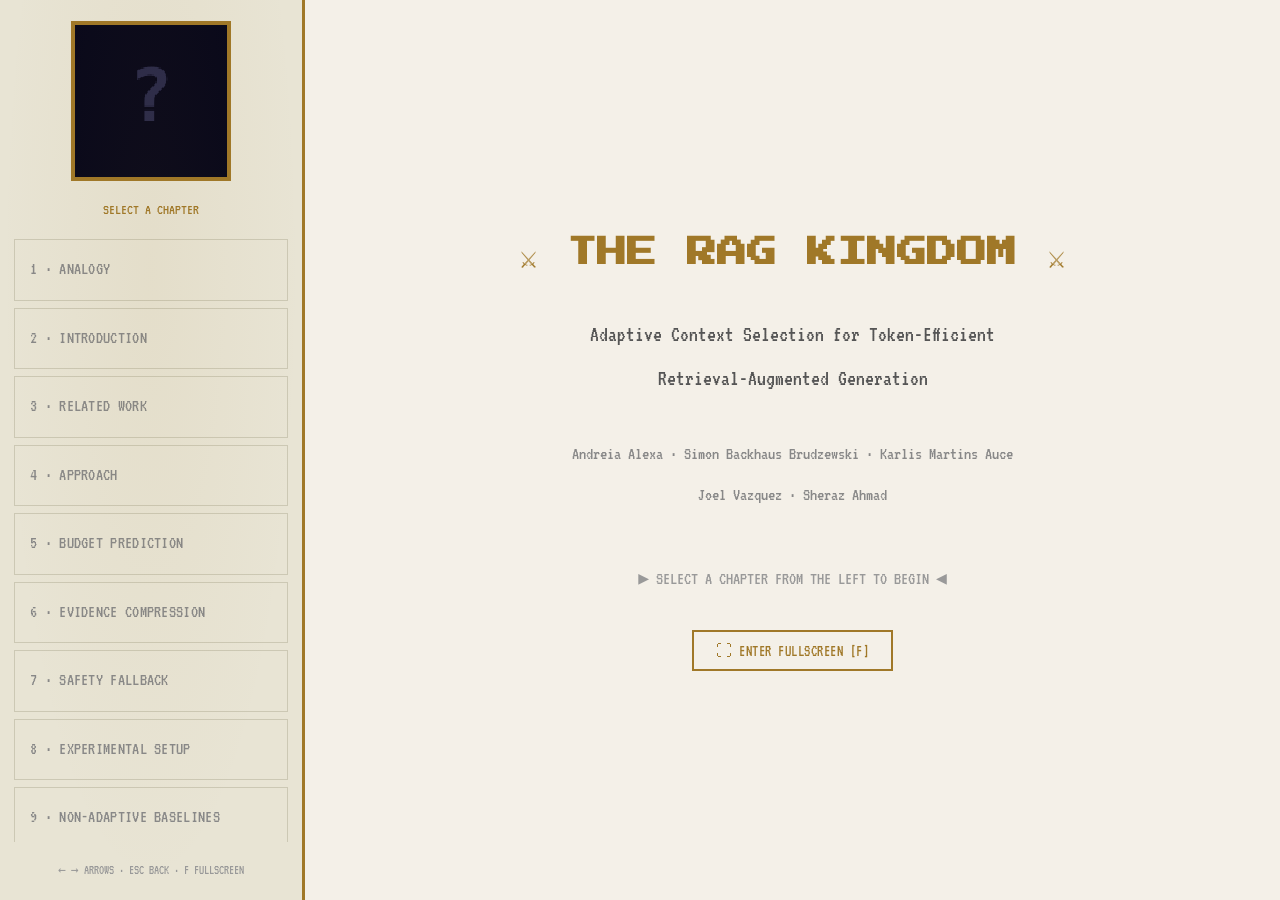
<file: docs/demo/rag_kingdom_updated_condensed-light-fixedformat.html>
<!DOCTYPE html>
<html lang="en">
<head>
<meta charset="UTF-8">
<meta name="viewport" content="width=device-width, initial-scale=1.0">
<title>The RAG Kingdom — Adaptive Context Selection</title>
<link href="https://fonts.googleapis.com/css2?family=Press+Start+2P&family=VT323&display=swap" rel="stylesheet">
<style>
*, *::before, *::after { box-sizing: border-box; margin: 0; padding: 0; }
:root {
  --gold:  #a07828;
  --sky:   #f4f0e8;
  --panel: #ebe7d8;
  --text:  #1a1a2e;
  --dim:   #777;
  --col:   #a07828;
}
html, body {
  width: 100%; height: 100%;
  background: var(--sky);
  font-family: 'VT323', monospace;
  color: var(--text);
  overflow: hidden;
}

/* scanline overlay removed */

/* ── Root layout: sidebar + main ── */
#app {
  display: flex;
  height: 100vh;
  width: 100vw;
}

/* ── LEFT SIDEBAR ── */
#sidebar {
  width: 305px;
  flex-shrink: 0;
  background: #e8e4d4;
  border-right: 3px solid var(--col);
  display: flex;
  flex-direction: column;
  align-items: center;
  padding: 22px 14px 16px;
  gap: 16px;
  transition: border-color .3s;
  position: relative;
  overflow: hidden;
}
#sidebar::before {
  content: '';
  position: absolute;
  inset: 0;
  background: radial-gradient(ellipse at 50% 30%, rgba(160,120,40,.06) 0%, transparent 70%);
  pointer-events: none;
}

/* portrait */
#portrait-canvas {
  width: 158px; height: 158px;
  border: 3px solid var(--col);
  background: #ddd8c4;
  image-rendering: pixelated;
  box-shadow: inset 0 0 10px rgba(0,0,0,.15), 0 0 0 1px var(--col);
  transition: border-color .3s, box-shadow .3s;
  flex-shrink: 0;
}
#portrait-label {
  font-size: 15px;
  color: var(--col);
  text-align: center;
  line-height: 1.8;
  transition: color .3s;
  max-width: 230px;
}

/* nav list */
#nav-list {
  width: 100%;
  display: flex;
  flex-direction: column;
  gap: 7px;
  flex: 1;
  overflow-y: auto;
  scrollbar-width: none;
}
#nav-list::-webkit-scrollbar { display: none; }

.nav-item {
  width: 100%;
  background: transparent;
  border: 1px solid #ccc8b4;
  color: #888;
  font-family: 'VT323', monospace;
  font-size: 18px;
  padding: 14px 15px;
  text-align: left;
  cursor: pointer;
  transition: background .12s, color .12s, border-color .12s;
  line-height: 1.75;
  letter-spacing: .3px;
}
.nav-item:hover { background: rgba(0,0,0,.05); color: #444; border-color: #aaa; }
.nav-item.active { background: rgba(160,120,40,.12); color: var(--col); border-color: var(--col); }

#sidebar-footer {
  font-size: 13px;
  color: #999;
  text-align: center;
  line-height: 2;
}

/* ── MAIN CONTENT AREA ── */
#main {
  flex: 1;
  display: flex;
  flex-direction: column;
  min-width: 0;
  position: relative;
  background: var(--sky);
}

/* background star field */
#stars-bg {
  position: absolute;
  inset: 0;
  pointer-events: none;
  z-index: 0;
  overflow: hidden;
}
.star {
  position: absolute; background: #c8c0a8; border-radius: 50%;
  animation: twinkle var(--dur, 3s) ease-in-out infinite var(--del, 0s);
}
@keyframes twinkle {
  0%,100%{opacity:.7;transform:scale(1)}
  50%{opacity:.1;transform:scale(.5)}
}

/* top bar */
#topbar {
  position: relative; z-index: 2;
  height: 54px;
  background: rgba(232,228,212,.97);
  border-bottom: 2px solid var(--col);
  display: flex;
  align-items: center;
  padding: 0 34px;
  gap: 10px;
  flex-shrink: 0;
}
#topbar .title-main {
  font-family: 'Press Start 2P', monospace;
  font-size: 8.5px;
  color: var(--col);
  text-shadow: none;
  letter-spacing: 1px;
}
#topbar .title-sub {
  font-size: 17px;
  color: #888;
  margin-left: auto;
}

/* content box */
#content-box {
  position: relative; z-index: 2;
  flex: 1;
  width: min(1380px, calc(100% - 96px));
  margin: 0 auto;
  display: flex;
  flex-direction: column;
  justify-content: flex-start;
  padding: 28px 0 20px;
  gap: 16px;
  min-height: 0;
}

#section-title {
  font-size: 32px;
  color: var(--col);
  text-shadow: none;
  border-bottom: 1px solid rgba(160,120,40,.3);
  padding-bottom: 14px;
  transition: color .3s, border-color .3s;
  letter-spacing: .5px;
  line-height: 1.6;
}

#slide-text {
  font-size: 24px;
  line-height: 1.85;
  color: var(--text);
  flex: 1;
  overflow: auto;
  position: relative;
  display: block;
  padding-top: 6px;
  scrollbar-width: thin;
  scrollbar-color: var(--col) #e8e4d4;
}
#slide-text .slide-inner {
  width: 100%;
  animation: fadeIn .22s ease-out;
}
.slide-para {
  margin-bottom: 14px;
  line-height: 1.85;
}
.slide-block {
  margin-bottom: 28px;
}
.slide-para:last-child, .slide-block:last-child { margin-bottom: 0; }
#slide-text::-webkit-scrollbar { width: 8px; height: 8px; }
#slide-text::-webkit-scrollbar-thumb { background: var(--col); }
#slide-text::-webkit-scrollbar-track { background: #e8e4d4; }
#slide-text .kicker {
  display: block;
  color: var(--col);
  font-size: 26px;
  line-height: 2;
  margin-top: 14px;
  margin-bottom: 10px;
}
#slide-text .big-line {
  display: block;
  color: var(--col);
  font-size: 40px;
  line-height: 1.6;
  text-shadow: none;
  margin-bottom: 20px;
}
#slide-text .small {
  color: #888;
  font-size: 18px;
  line-height: 2.0;
}
#slide-text ul {
  list-style: none;
  padding: 0;
  margin: 0;
}
#slide-text li {
  margin-bottom: 10px;
}
#slide-text li::before {
  content: ">";
  color: var(--col);
  margin-right: 8px;
}
.pipeline-map {
  height: 500px;
  margin-top: 14px;
  position: relative;
}
.pipeline-step {
  border: 2px solid rgba(102,170,255,.45);
  background:
    linear-gradient(180deg, rgba(102,170,255,.13), rgba(255,255,255,.025)),
    rgba(10,10,30,.72);
  padding: 16px 18px;
  min-height: 104px;
  position: absolute;
  width: 30%;
  box-shadow: inset 0 0 18px rgba(0,0,0,.55), 0 0 16px rgba(102,170,255,.12);
  overflow: hidden;
}
.pipeline-step::before {
  content: "";
  position: absolute;
  inset: 8px auto auto 8px;
  width: 13px;
  height: 13px;
  border-style: solid;
  border-color: var(--col);
  border-width: 2px 0 0 2px;
  opacity: .6;
}
.pipeline-step::after {
  content: "";
  position: absolute;
  right: 9px;
  bottom: 9px;
  width: 10px;
  height: 10px;
  border-style: solid;
  border-color: var(--col);
  border-width: 0 2px 2px 0;
  opacity: .45;
}
.pipeline-step.p1 { left: 0; top: 0; }
.pipeline-step.p2 { left: 35%; top: 0; }
.pipeline-step.p3 { right: 0; top: 0; }
.pipeline-step.p4 { right: 0; top: 192px; }
.pipeline-step.p5 { left: 35%; top: 192px; }
.pipeline-step.p6 { left: 0; top: 192px; }
.pipeline-step.p7 { left: 0; top: 384px; }
.pipeline-step.p8 { left: 35%; top: 384px; }
.pipeline-step.p9 { right: 0; top: 384px; }
.pipeline-step.result {
  border-color: rgba(125,255,178,.5);
  background:
    linear-gradient(180deg, rgba(125,255,178,.10), rgba(255,255,255,.025)),
    rgba(10,10,30,.72);
}
.pipeline-step .num {
  display: block;
  color: var(--col);
  font-size: 7.6px;
  line-height: 1.8;
  margin-bottom: 6px;
  padding-left: 24px;
}
.pipeline-step .label {
  display: block;
  color: #f2f2f2;
  font-size: 12.2px;
  line-height: 1.75;
  margin-bottom: 8px;
}
.pipeline-step .desc {
  display: block;
  color: #aaa;
  font-size: 6.8px;
  line-height: 1.9;
}
.map-route {
  position: absolute;
  z-index: -1;
  border-color: rgba(102,170,255,.75);
  filter: drop-shadow(0 0 8px rgba(102,170,255,.35));
}
.map-route.h {
  height: 0;
  border-top: 3px dashed rgba(102,170,255,.75);
}
.map-route.v {
  width: 0;
  border-left: 3px dashed rgba(102,170,255,.75);
}
.map-route.green { border-color: rgba(125,255,178,.72); }
.r12 { left: 30%; top: 52px; width: 5%; }
.r23 { left: 65%; top: 52px; width: 5%; }
.r34 { right: 15%; top: 104px; height: 88px; }
.r45 { left: 65%; top: 244px; width: 5%; }
.r56 { left: 30%; top: 244px; width: 5%; }
.r67 { left: 15%; top: 296px; height: 88px; }
.r78 { left: 30%; top: 436px; width: 5%; }
.r89 { left: 65%; top: 436px; width: 5%; }
.result-table {
  width: 100%;
  border-collapse: collapse;
  font-size: 20px;
  line-height: 1.8;
  margin-top: 14px;
}
.result-table th,
.result-table td {
  border: 1px solid #ccc8b4;
  padding: 9px 18px;
  text-align: left;
  vertical-align: top;
}
.result-table th {
  color: var(--col);
  background: rgba(0,0,0,.04);
  font-weight: normal;
}
.result-table td.num { text-align: right; white-space: nowrap; }
.result-table .good { color: #5db88a; }
.result-table .warn { color: #c98844; }
.slide-note {
  margin-top: 12px;
  color: #777;
  font-size: 18px;
  line-height: 1.8;
}
.prompt-example {
  display: block;
  margin-top: 16px;
  color: #d8d8d8;
  font-size: 13.2px;
  line-height: 2.25;
  white-space: pre-wrap;
}
.cursor {
  display: inline-block;
  width: 10px; height: 2px;
  background: var(--col);
  margin-left: 3px;
  vertical-align: middle;
  animation: blink .7s step-start infinite;
  flex: 0 0 auto;
}
@keyframes blink { 0%,100%{opacity:1} 50%{opacity:0} }
@keyframes fadeIn {
  from { opacity: 0; transform: translateY(5px); }
  to   { opacity: 1; transform: translateY(0); }
}

/* bottom nav */
#bottom-nav {
  position: relative; z-index: 2;
  display: flex;
  align-items: center;
  gap: 10px;
  padding: 0 40px 20px;
  flex-shrink: 0;
}
.btn {
  background: transparent;
  color: var(--col);
  border: 2px solid var(--col);
  font-family: 'VT323', monospace;
  font-size: 16px;
  padding: 8px 16px;
  cursor: pointer;
  transition: background .12s, color .12s;
  letter-spacing: .5px;
}
.btn:hover:not(:disabled) { background: var(--col); color: #000; }
.btn:disabled { border-color: #ccc8b4; color: #bbb8a8; cursor: default; }

#slide-counter {
  font-size: 14px;
  color: var(--dim);
  flex: 1;
  text-align: center;
}

/* decorative corner brackets on content-box */
#content-box::before,
#content-box::after {
  content: '';
  position: absolute;
  width: 18px; height: 18px;
  border-color: var(--col);
  border-style: solid;
  opacity: .4;
  transition: border-color .3s;
}
#content-box::before { top: 18px; left: 28px; border-width: 2px 0 0 2px; }
#content-box::after  { bottom: 14px; right: 28px; border-width: 0 2px 2px 0; }

/* welcome screen */
#welcome {
  position: absolute; inset: 0; z-index: 5;
  background: var(--sky);
  display: flex;
  flex-direction: column;
  align-items: center;
  justify-content: center;
  gap: 34px;
  text-align: center;
  padding: 40px;
}
#welcome h1 { font-family: 'Press Start 2P', monospace; font-size: 30px; color: var(--gold); text-shadow: none; line-height: 1.65; }
#welcome p  { font-size: 22px; color: #555; line-height: 2.0; max-width: 900px; }
#welcome .hint { font-size: 18px; color: #999; animation: blink 1.5s step-start infinite; margin-top: 18px; }
#welcome .authors { font-size: 18px; color: #888; line-height: 2.25; }

@keyframes descAppear {
  from { opacity: 0; transform: translateY(10px); }
  to   { opacity: 1; transform: translateY(0); }
}

#deco-corner {
  position: absolute;
  bottom: 8px;
  right: 0;
  z-index: 3;
  pointer-events: none;
  display: none;
  flex-direction: column;
  align-items: center;
  gap: 4px;
  opacity: 0.72;
}
#deco-bubble {
  display: none;
  background: var(--sky);
  border: 2px solid var(--col);
  padding: 5px 11px;
  font-family: 'VT323', monospace;
  font-size: 20px;
  color: var(--text);
  white-space: nowrap;
  position: relative;
}
#deco-bubble::after {
  content: '';
  position: absolute;
  bottom: -9px;
  left: 50%;
  transform: translateX(-50%);
  border-left: 7px solid transparent;
  border-right: 7px solid transparent;
  border-top: 9px solid var(--col);
}
</style>
</head>
<body>
<div id="app">

  <!-- ── LEFT SIDEBAR ── -->
  <div id="sidebar">
    <canvas id="portrait-canvas" width="108" height="108"></canvas>
    <div id="portrait-label">SELECT A CHAPTER</div>
    <div id="nav-list"></div>
    <div id="sidebar-footer">← → ARROWS · ESC BACK · F FULLSCREEN</div>
  </div>

  <!-- ── MAIN ── -->
  <div id="main">
    <div id="stars-bg"></div>

    <!-- welcome screen shown on load -->
    <div id="welcome">
      <h1>⚔ THE RAG KINGDOM ⚔</h1>
      <p>Adaptive Context Selection for Token-Efficient<br>Retrieval-Augmented Generation</p>
      <div class="authors">
        Andreia Alexa · Simon Backhaus Brudzewski · Karlis Martins Auce<br>
        Joel Vazquez · Sheraz Ahmad
      </div>
      <div class="hint">▶ SELECT A CHAPTER FROM THE LEFT TO BEGIN ◀</div>
      <button class="btn" id="btn-fullscreen" onclick="toggleFullscreen()" style="margin-top:8px;font-size:16px;padding:10px 22px;">⛶ ENTER FULLSCREEN [F]</button>
    </div>

    <div id="topbar">
      <span class="title-main">⚔ THE RAG KINGDOM</span>
      <span class="title-sub">Adaptive Context Selection for Token-Efficient RAG</span>
    </div>

    <div id="content-box">
      <div id="section-title">—</div>
      <div id="slide-text"></div>
      <div id="deco-corner"><div id="deco-bubble"></div><canvas id="deco-canvas" width="90" height="90"></canvas></div>
    </div>

    <div id="bottom-nav">
      <button class="btn" id="btn-prev" onclick="navigate(-1)" disabled>◄ PREV</button>
      <span id="slide-counter">— / —</span>
      <button class="btn" id="btn-next" onclick="navigate(1)" disabled>NEXT ►</button>
    </div>
  </div>
</div>

<script>
// ── Pixel-art characters (24×24 grid, P=3 → 108×108 canvas) ──
const P = 2;
function r(ctx, x, y, w, h, c) {
  ctx.fillStyle = c;
  ctx.fillRect(x*P, y*P, w*P, h*P);
}

const CHARS = {
  bard(ctx) {
    r(ctx, 6,0, 12,1, '#aa1a1a');
    r(ctx, 5,1, 14,3, '#cc2222');
    r(ctx,18,0,  3,1, '#55cc33');
    r(ctx,19,1,  2,2, '#44aa22');
    r(ctx,20,2,  1,1, '#33881a');
    r(ctx, 4,2,  3,2, '#7a3c0a');
    r(ctx,17,2,  3,2, '#7a3c0a');
    r(ctx, 4,4,  2,1, '#7a3c0a');
    r(ctx,18,4,  2,1, '#7a3c0a');
    r(ctx, 5,4, 14,6, '#f4c4a0');
    r(ctx, 8,5,  2,2, '#4a2000');
    r(ctx,14,5,  2,2, '#4a2000');
    r(ctx, 9,5,  1,1, '#fff');
    r(ctx,15,5,  1,1, '#fff');
    r(ctx,11,7,  2,1, '#d4a080');
    r(ctx, 8,8,  2,1, '#cc5533');
    r(ctx,14,8,  2,1, '#cc5533');
    r(ctx,10,9,  4,1, '#cc5533');
    r(ctx, 6,9,  2,1, '#e8b090');
    r(ctx,16,9,  2,1, '#e8b090');
    r(ctx, 2,10, 20,10, '#2d6a2d');
    r(ctx,10,10,  4,2, '#f4c4a0');
    r(ctx, 3,15, 18,2, '#c8a000');
    r(ctx,10,15,  4,2, '#ffd700');
    r(ctx,18,11,  5,6, '#a06030');
    r(ctx,19,12,  3,4, '#c8904a');
    r(ctx,20,10,  2,2, '#5a2000');
    r(ctx, 5,20,  6,4, '#1a4a1a');
    r(ctx,13,20,  6,4, '#1a4a1a');
    r(ctx, 4,22,  7,2, '#3a1a00');
    r(ctx,13,22,  7,2, '#3a1a00');
  },
  scholar(ctx) {
    r(ctx, 7,0, 10,2, '#b0b0b0');
    r(ctx, 5,1, 14,2, '#b0b0b0');
    r(ctx, 4,2,  3,5, '#aaaaaa');
    r(ctx,17,2,  3,5, '#aaaaaa');
    r(ctx, 5,3, 14,7, '#e8b090');
    r(ctx, 7,5,  4,2, '#888');
    r(ctx,13,5,  4,2, '#888');
    r(ctx, 8,5,  2,2, '#c8e8ff');
    r(ctx,14,5,  2,2, '#c8e8ff');
    r(ctx,11,5,  2,1, '#aaa');
    r(ctx, 8,5,  2,1, '#2d2d2d');
    r(ctx,14,5,  2,1, '#2d2d2d');
    r(ctx,11,6,  2,2, '#d4a080');
    r(ctx, 5,9, 14,2, '#c0c0c0');
    r(ctx, 6,10, 12,2, '#d0d0d0');
    r(ctx, 8,11,  8,1, '#d8d8d8');
    r(ctx, 2,10, 20,13, '#1a2a6a');
    r(ctx, 8,10,  8,2, '#c8a000');
    r(ctx,11,10,  2,13, '#c8a000');
    r(ctx,18,12,  5,5, '#8B5A1A');
    r(ctx,18,12,  5,1, '#aa2222');
    r(ctx,18,13,  5,3, '#f0e8d0');
    r(ctx, 3,20, 18,3, '#131f52');
    r(ctx, 5,22,  5,2, '#0a0a2a');
    r(ctx,14,22,  5,2, '#0a0a2a');
  },
  alchemist(ctx) {
    r(ctx, 4,0, 16,3, '#1e0e00');
    r(ctx, 3,1,  3,3, '#2a1500');
    r(ctx,18,1,  3,3, '#2a1500');
    r(ctx, 5,2,  2,2, '#1e0e00');
    r(ctx,17,2,  2,2, '#1e0e00');
    r(ctx, 7,1,  4,2, '#3a7a3a');
    r(ctx,13,1,  4,2, '#3a7a3a');
    r(ctx, 9,1,  2,2, '#4a9a4a');
    r(ctx,14,1,  2,2, '#4a9a4a');
    r(ctx,11,2,  2,1, '#888');
    r(ctx, 5,4, 14,6, '#f0c090');
    r(ctx, 8,5,  2,2, '#2d7a00');
    r(ctx,14,5,  2,2, '#2d7a00');
    r(ctx, 9,5,  1,1, '#fff');
    r(ctx,15,5,  1,1, '#fff');
    r(ctx, 9,9,  5,1, '#cc5533');
    r(ctx,14,8,  2,1, '#cc5533');
    r(ctx,16,6,  1,2, '#c09070');
    r(ctx, 2,10, 20,12, '#8B5A1A');
    r(ctx, 7,11, 10,8, '#e8e0c0');
    r(ctx, 9,13,  2,2, '#4a9a3a');
    r(ctx,14,15,  2,2, '#aa3300');
    r(ctx,11,12,  1,1, '#3a3aaa');
    r(ctx, 3,17, 18,2, '#3a1a00');
    r(ctx,10,17,  4,2, '#c8a000');
    r(ctx,19,12,  4,1, '#888');
    r(ctx,20,13,  3,5, '#3a9a3a');
    r(ctx,19,14,  5,3, '#4aaa4a');
    r(ctx,20,17,  3,1, '#2a6a2a');
    r(ctx, 5,20,  6,4, '#6a3a10');
    r(ctx,13,20,  6,4, '#6a3a10');
    r(ctx, 4,22,  7,2, '#2a1000');
    r(ctx,13,22,  7,2, '#2a1000');
  },
  knight(ctx) {
    r(ctx, 9,0,  6,1, '#4444cc');
    r(ctx,10,1,  4,2, '#5555dd');
    r(ctx,11,2,  2,1, '#6666ee');
    r(ctx, 5,2, 14,2, '#c8c8c8');
    r(ctx, 4,3, 16,5, '#d0d0d0');
    r(ctx, 5,4, 14,4, '#c0c0c0');
    r(ctx, 7,4, 10,2, '#1a1a2a');
    r(ctx, 8,4,  3,1, '#4488ff');
    r(ctx,13,4,  3,1, '#4488ff');
    r(ctx, 7,7, 10,2, '#c8c8c8');
    r(ctx, 9,8,  6,2, '#b8b8b8');
    r(ctx, 2,10, 20,12, '#c0c0c0');
    r(ctx, 2,10, 20,1, '#4444cc');
    r(ctx,11,10,  2,12, '#4444cc');
    r(ctx, 1,10,  4,4, '#d0d0d0');
    r(ctx,19,10,  4,4, '#d0d0d0');
    r(ctx, 0,10,  3,8, '#4444cc');
    r(ctx, 0,12,  3,2, '#ffd700');
    r(ctx, 1,10,  1,8, '#ffd700');
    r(ctx,22,8,  2,14, '#c8c8c8');
    r(ctx,21,10,  4,1, '#ffd700');
    r(ctx, 5,22,  6,2, '#b0b0b0');
    r(ctx,13,22,  6,2, '#b0b0b0');
    r(ctx, 4,23,  8,1, '#c0c0c0');
    r(ctx,12,23,  8,1, '#c0c0c0');
  },
  sorceress(ctx) {
    r(ctx, 2,2,  4,20, '#d0d8f0');
    r(ctx,18,2,  4,20, '#d0d8f0');
    r(ctx, 3,2,  2,20, '#e0e8ff');
    r(ctx,19,2,  2,18, '#e0e8ff');
    r(ctx, 4,0, 16,3, '#d0d8f0');
    r(ctx, 5,1, 14,3, '#e0e8ff');
    r(ctx,10,0,  4,2, '#ffd700');
    r(ctx,11,0,  2,1, '#ff88aa');
    r(ctx, 5,3, 14,7, '#f4c4a0');
    r(ctx, 8,5,  2,2, '#7733cc');
    r(ctx,14,5,  2,2, '#7733cc');
    r(ctx, 9,5,  1,1, '#fff');
    r(ctx,15,5,  1,1, '#fff');
    r(ctx,11,7,  2,1, '#e0a888');
    r(ctx, 9,8,  2,1, '#cc7766');
    r(ctx,13,8,  2,1, '#cc7766');
    r(ctx,11,9,  2,1, '#dd8877');
    r(ctx, 4,10, 16,14, '#5b2d8e');
    r(ctx, 3,12, 18,10, '#6535a0');
    r(ctx, 8,10,  8,2, '#c8a000');
    r(ctx, 9,10,  6,1, '#ffd700');
    r(ctx, 6,14,  2,2, '#ffd700');
    r(ctx,16,13,  2,2, '#ffd700');
    r(ctx, 8,18,  2,2, '#ffd700');
    r(ctx,14,17,  2,2, '#c8a000');
    r(ctx, 1,6,  2,18, '#8b4513');
    r(ctx, 0,5,  4,2, '#ffd700');
    r(ctx, 1,4,  2,1, '#ff88ff');
    r(ctx, 4,22, 16,2, '#7b3dbe');
    r(ctx, 5,23, 14,1, '#c8a000');
  },
  ranger(ctx) {
    r(ctx, 6,0, 12,3, '#2f7d32');
    r(ctx, 4,2, 16,3, '#3f9d42');
    r(ctx, 8,0,  8,1, '#66cc66');
    r(ctx, 5,4, 14,6, '#d8a070');
    r(ctx, 7,5,  3,2, '#2b1a00');
    r(ctx,14,5,  3,2, '#2b1a00');
    r(ctx, 8,5,  1,1, '#fff');
    r(ctx,15,5,  1,1, '#fff');
    r(ctx,11,7,  2,1, '#b87850');
    r(ctx, 9,9,  6,1, '#7a2a1a');
    r(ctx, 3,10, 18,12, '#2e6b2e');
    r(ctx, 5,12, 14,2, '#4a8f35');
    r(ctx, 9,10,  6,3, '#d8a070');
    r(ctx, 2,12,  3,8, '#8b5a2b');
    r(ctx,19,11,  2,12, '#c48a3a');
    r(ctx,20,10,  1,2, '#f4d060');
    r(ctx,21,9,   1,1, '#f4d060');
    r(ctx, 6,20,  5,4, '#1c4b1c');
    r(ctx,13,20,  5,4, '#1c4b1c');
    r(ctx, 5,23,  7,1, '#4b2a12');
    r(ctx,13,23,  7,1, '#4b2a12');
  },
  cartographer(ctx) {
    r(ctx, 5,1, 14,3, '#8b5a2b');
    r(ctx, 4,3, 16,2, '#a66a2a');
    r(ctx, 6,4, 12,6, '#e0b080');
    r(ctx, 8,5,  2,2, '#1e1e1e');
    r(ctx,14,5,  2,2, '#1e1e1e');
    r(ctx, 9,5,  1,1, '#fff');
    r(ctx,15,5,  1,1, '#fff');
    r(ctx,11,7,  2,1, '#c48a70');
    r(ctx, 9,9,  6,1, '#7a3322');
    r(ctx, 2,10, 20,13, '#244b7a');
    r(ctx, 5,11, 14,9, '#e4d6a7');
    r(ctx, 6,12, 12,1, '#a88f55');
    r(ctx, 6,15, 12,1, '#a88f55');
    r(ctx, 6,18, 12,1, '#a88f55');
    r(ctx, 8,13,  2,2, '#44aa66');
    r(ctx,14,16,  3,2, '#4488cc');
    r(ctx,11,14,  1,5, '#cc8844');
    r(ctx, 2,13,  4,3, '#244b7a');
    r(ctx,18,12,  5,4, '#b8874d');
    r(ctx, 6,22,  5,2, '#1b3152');
    r(ctx,13,22,  5,2, '#1b3152');
  },
  oracle(ctx) {
    r(ctx, 4,0, 16,4, '#202060');
    r(ctx, 6,1, 12,3, '#303090');
    r(ctx,10,0,  4,2, '#ffd700');
    r(ctx, 5,4, 14,6, '#f0c098');
    r(ctx, 7,5,  4,2, '#222255');
    r(ctx,13,5,  4,2, '#222255');
    r(ctx, 8,5,  2,2, '#b8ffff');
    r(ctx,14,5,  2,2, '#b8ffff');
    r(ctx,11,7,  2,1, '#d8a078');
    r(ctx, 9,9,  6,1, '#aa5566');
    r(ctx, 3,10, 18,14, '#2430a0');
    r(ctx, 5,12, 14,9, '#3038c0');
    r(ctx,11,10,  2,13, '#ffd700');
    r(ctx, 7,13,  2,2, '#ffd700');
    r(ctx,16,15,  2,2, '#ffd700');
    r(ctx, 9,18,  6,2, '#151550');
    r(ctx, 1,6,   2,17, '#6b3fb0');
    r(ctx, 0,5,   4,2, '#b8ffff');
    r(ctx, 1,4,   2,1, '#ffffff');
  },
  engineer(ctx) {
    r(ctx, 5,0, 14,4, '#6a6a6a');
    r(ctx, 4,2, 16,2, '#888888');
    r(ctx, 7,1,  3,2, '#ffcc33');
    r(ctx,14,1,  3,2, '#ffcc33');
    r(ctx, 5,4, 14,6, '#d89a72');
    r(ctx, 7,5,  4,2, '#333333');
    r(ctx,13,5,  4,2, '#333333');
    r(ctx, 8,5,  2,2, '#99ddff');
    r(ctx,14,5,  2,2, '#99ddff');
    r(ctx,11,7,  2,1, '#b87850');
    r(ctx, 9,9,  6,1, '#7a2a1a');
    r(ctx, 2,10, 20,12, '#5b5b5b');
    r(ctx, 4,12, 16,7, '#777777');
    r(ctx, 7,13,  3,3, '#ffcc33');
    r(ctx,14,13,  3,3, '#ffcc33');
    r(ctx,11,10,  2,12, '#ffcc33');
    r(ctx,20,11,  3,8, '#9a5a2a');
    r(ctx,21,10,  2,2, '#c0c0c0');
    r(ctx, 6,21,  5,3, '#3a3a3a');
    r(ctx,13,21,  5,3, '#3a3a3a');
  },
  cleric(ctx) {
    r(ctx, 7,0, 10,2, '#f2e8c8');
    r(ctx, 6,2, 12,3, '#e8d8a8');
    r(ctx, 5,4, 14,6, '#f0c090');
    r(ctx, 8,5,  2,2, '#3a2a1a');
    r(ctx,14,5,  2,2, '#3a2a1a');
    r(ctx, 9,5,  1,1, '#fff');
    r(ctx,15,5,  1,1, '#fff');
    r(ctx,11,7,  2,1, '#c09070');
    r(ctx, 9,9,  6,1, '#9a4a40');
    r(ctx, 3,10, 18,14, '#f0e8c8');
    r(ctx, 5,11, 14,11, '#fff2d0');
    r(ctx,11,10,  2,13, '#c8a000');
    r(ctx, 8,14,  8,2, '#c8a000');
    r(ctx, 2,12,  3,6, '#f0e8c8');
    r(ctx,19,12,  3,6, '#f0e8c8');
    r(ctx, 0,10,  2,13, '#8b6b2b');
    r(ctx, 0,9,   3,2, '#ffd700');
    r(ctx, 6,22,  5,2, '#d0c090');
    r(ctx,13,22,  5,2, '#d0c090');
  },
  merchant(ctx) {
    r(ctx, 5,0, 14,3, '#7a1a5a');
    r(ctx, 4,2, 16,3, '#9a2a7a');
    r(ctx, 8,1,  8,1, '#ffd700');
    r(ctx, 5,4, 14,6, '#e0a878');
    r(ctx, 8,5,  2,2, '#2a1600');
    r(ctx,14,5,  2,2, '#2a1600');
    r(ctx, 9,5,  1,1, '#fff');
    r(ctx,15,5,  1,1, '#fff');
    r(ctx,11,7,  2,1, '#c08868');
    r(ctx, 8,9,  8,1, '#7a2a1a');
    r(ctx, 2,10, 20,12, '#7a1a5a');
    r(ctx, 5,12, 14,4, '#9a2a7a');
    r(ctx, 6,16, 12,3, '#ffd700');
    r(ctx, 9,16,  2,3, '#fff0a0');
    r(ctx,14,16,  2,3, '#fff0a0');
    r(ctx,19,12,  4,6, '#8b5a2b');
    r(ctx,20,13,  2,4, '#c09050');
    r(ctx, 6,21,  5,3, '#4a1038');
    r(ctx,13,21,  5,3, '#4a1038');
  },
  scribe(ctx) {
    r(ctx, 6,0, 12,2, '#4a2a10');
    r(ctx, 5,2, 14,3, '#6a3a18');
    r(ctx, 4,4, 16,3, '#7a4a20');
    r(ctx, 5,4, 14,6, '#e8b080');
    r(ctx, 7,5,  4,2, '#303030');
    r(ctx,13,5,  4,2, '#303030');
    r(ctx, 8,5,  2,2, '#d8f0ff');
    r(ctx,14,5,  2,2, '#d8f0ff');
    r(ctx,11,7,  2,1, '#c08868');
    r(ctx, 9,9,  6,1, '#8a3a2a');
    r(ctx, 2,10, 20,13, '#5a3a20');
    r(ctx, 5,11, 14,9, '#f0e0b0');
    r(ctx, 6,12, 12,1, '#9a7a40');
    r(ctx, 6,14, 10,1, '#9a7a40');
    r(ctx, 6,16, 12,1, '#9a7a40');
    r(ctx, 6,18,  8,1, '#9a7a40');
    r(ctx,19,11,  4,2, '#d0d0d0');
    r(ctx,20,13,  2,7, '#f8f8f8');
    r(ctx, 6,22,  5,2, '#3a2412');
    r(ctx,13,22,  5,2, '#3a2412');
  },
  captain(ctx) {
    r(ctx, 5,0, 14,3, '#1f3f8f');
    r(ctx, 4,2, 16,2, '#2f5fbf');
    r(ctx,10,0,  4,2, '#ffd700');
    r(ctx, 5,4, 14,6, '#e0a878');
    r(ctx, 8,5,  2,2, '#1a1a1a');
    r(ctx,14,5,  2,2, '#1a1a1a');
    r(ctx, 9,5,  1,1, '#fff');
    r(ctx,15,5,  1,1, '#fff');
    r(ctx,11,7,  2,1, '#c08868');
    r(ctx, 8,9,  8,1, '#7a2a1a');
    r(ctx, 2,10, 20,12, '#1f3f8f');
    r(ctx, 4,12, 16,3, '#2f5fbf');
    r(ctx,11,10,  2,12, '#ffd700');
    r(ctx, 8,14,  8,2, '#ffd700');
    r(ctx,20,10,  3,10, '#c8c8c8');
    r(ctx,21,9,   2,2, '#ff6666');
    r(ctx, 6,21,  5,3, '#102452');
    r(ctx,13,21,  5,3, '#102452');
  },
  king(ctx) {
    r(ctx, 6,0, 12,3, '#ffd700');
    r(ctx, 5,2, 14,2, '#d8a000');
    r(ctx, 7,0,  2,2, '#ff4444');
    r(ctx,11,0,  2,2, '#44aaff');
    r(ctx,15,0,  2,2, '#44cc66');
    r(ctx, 4,3, 16,3, '#b8860b');
    r(ctx, 5,4, 14,6, '#f0c090');
    r(ctx, 8,5,  2,2, '#2a1600');
    r(ctx,14,5,  2,2, '#2a1600');
    r(ctx, 9,5,  1,1, '#fff');
    r(ctx,15,5,  1,1, '#fff');
    r(ctx,11,7,  2,1, '#d0a070');
    r(ctx, 8,9,  8,1, '#7a2a1a');
    r(ctx, 2,10, 20,13, '#7a1f8f');
    r(ctx, 4,11, 16,10, '#8f2fbf');
    r(ctx,11,10,  2,13, '#ffd700');
    r(ctx, 7,13, 10,2, '#ffd700');
    r(ctx, 3,10,  3,9, '#f0e0b0');
    r(ctx,18,10,  3,9, '#f0e0b0');
    r(ctx, 0,8,   2,16, '#8b5a2b');
    r(ctx, 0,7,   4,2, '#ffd700');
    r(ctx, 6,22,  5,2, '#4a1038');
    r(ctx,13,22,  5,2, '#4a1038');
  }
};


// ── Decorations ───────────────────────────────────────────────
const PD = 3;
function rd(ctx, x, y, w, h, c) { ctx.fillStyle = c; ctx.fillRect(x*PD, y*PD, w*PD, h*PD); }

const DECOS = {
  analogy(ctx) {
    ctx.save(); ctx.translate(30, 30); CHARS.bard(ctx); ctx.restore();
  },
  introduction(ctx) {
    ctx.save(); ctx.translate(30, 30); CHARS.bard(ctx); ctx.restore();
  },
  related(ctx) {
    // Open book
    rd(ctx, 0, 2,10,12,'#f0ead0'); rd(ctx,10, 2,10,12,'#ede7c7');
    rd(ctx, 9, 1, 2,13,'#7a4a20');
    rd(ctx, 0, 0,10, 1,'#8b5a2b'); rd(ctx,10, 0,10, 1,'#8b5a2b');
    rd(ctx, 0,14,20, 2,'#8b5a2b');
    rd(ctx, 1, 4, 7, 1,'#bbb8a0'); rd(ctx, 1, 6, 8, 1,'#bbb8a0');
    rd(ctx, 1, 8, 6, 1,'#bbb8a0'); rd(ctx, 1,10, 7, 1,'#bbb8a0');
    rd(ctx,12, 4, 7, 1,'#bbb8a0'); rd(ctx,11, 6, 8, 1,'#bbb8a0');
    rd(ctx,12, 8, 6, 1,'#bbb8a0'); rd(ctx,11,10, 7, 1,'#bbb8a0');
    rd(ctx,16, 0, 2, 6,'#c9a84c');
  },
  approach(ctx) {
    // Two potion bottles
    rd(ctx, 2, 0, 2, 1,'#5a3a10'); rd(ctx, 2, 1, 2, 3,'#3a8a3a');
    rd(ctx, 0, 4, 6, 9,'#2d6a2d'); rd(ctx, 1, 8, 4, 4,'#cc2222');
    rd(ctx, 1, 5, 1, 2,'#88cc88'); rd(ctx, 4, 9, 1, 1,'#ff8888');
    rd(ctx,12, 0, 2, 1,'#5a3a10'); rd(ctx,12, 1, 2, 3,'#2255aa');
    rd(ctx,10, 4, 6, 9,'#1a4488'); rd(ctx,11, 8, 4, 4,'#44aaff');
    rd(ctx,11, 5, 1, 2,'#88aadd'); rd(ctx,14, 9, 1, 1,'#99ddff');
  },
  budget(ctx) {
    // Rolled scroll
    rd(ctx, 0, 4, 2, 8,'#8b5a2b'); rd(ctx,16, 4, 2, 8,'#8b5a2b');
    rd(ctx, 2, 3,14, 1,'#a07828'); rd(ctx, 2,12,14, 1,'#a07828');
    rd(ctx, 2, 4,14, 8,'#f0ead0');
    rd(ctx, 4, 5, 8, 1,'#aaa898'); rd(ctx, 3, 7,10, 1,'#aaa898');
    rd(ctx, 4, 9, 7, 1,'#aaa898'); rd(ctx, 3,11, 9, 1,'#aaa898');
    rd(ctx,19, 0, 2,18,'#8b5a2b'); rd(ctx,20, 1, 1,16,'#f0ead0');
  },
  compression(ctx) {
    // Arrow pointing right
    rd(ctx, 0, 6,15, 3,'#5a3a10');
    rd(ctx,12, 3, 5, 9,'#5a3a10'); rd(ctx,15, 5, 3, 5,'#8b5a2b');
    rd(ctx, 0, 4, 4, 2,'#5a3a10'); rd(ctx, 0,10, 4, 2,'#5a3a10');
    // Arrow pointing up
    rd(ctx,22, 2, 3,18,'#7a4a20');
    rd(ctx,19, 2, 9, 3,'#7a4a20'); rd(ctx,21, 5, 5, 3,'#8b5a2b');
    rd(ctx,21,20, 1, 2,'#5a3a10'); rd(ctx,24,20, 1, 2,'#5a3a10');
  },
  fallback(ctx) {
    // Three stars
    rd(ctx, 9, 5, 2,10,'#c9a84c'); rd(ctx, 5, 9,10, 2,'#c9a84c');
    rd(ctx, 7, 7, 2, 2,'#c9a84c'); rd(ctx,11, 7, 2, 2,'#c9a84c');
    rd(ctx, 7,11, 2, 2,'#c9a84c'); rd(ctx,11,11, 2, 2,'#c9a84c');
    rd(ctx, 9, 9, 2, 2,'#ffd700');
    rd(ctx,20, 1, 1, 5,'#c9a84c'); rd(ctx,18, 3, 5, 1,'#c9a84c');
    rd(ctx, 1,22, 1, 4,'#a07828'); rd(ctx, 0,24, 3, 1,'#a07828');
  },
  setup(ctx) {
    // Compass rose
    rd(ctx, 9, 0, 2, 7,'#c9a84c'); rd(ctx, 7, 0, 6, 3,'#c9a84c');
    rd(ctx, 9,14, 2, 7,'#a07828'); rd(ctx, 7,18, 6, 2,'#a07828');
    rd(ctx, 0, 9, 7, 2,'#a07828'); rd(ctx, 0, 7, 3, 6,'#a07828');
    rd(ctx,14, 9, 7, 2,'#c9a84c'); rd(ctx,18, 7, 3, 6,'#c9a84c');
    rd(ctx, 8, 8, 4, 4,'#5a3a10'); rd(ctx, 9, 9, 2, 2,'#c9a84c');
    rd(ctx, 4, 3, 3, 3,'#d0b86a'); rd(ctx,14, 3, 3, 3,'#d0b86a');
    rd(ctx, 4,15, 3, 3,'#d0b86a'); rd(ctx,14,15, 3, 3,'#d0b86a');
  },
  results(ctx) {
    // Sword + shield
    rd(ctx, 5, 0, 2,15,'#c8c8c8'); rd(ctx, 6, 1, 1,12,'#e8e8e8');
    rd(ctx, 1,14,10, 2,'#c9a84c'); rd(ctx, 5,16, 2, 8,'#8b5a2b');
    rd(ctx, 4,24, 4, 2,'#5a3a10');
    rd(ctx,14, 1, 9,11,'#1a3a8a'); rd(ctx,13, 3,11, 7,'#1a3a8a');
    rd(ctx,15,12, 7, 4,'#1a3a8a'); rd(ctx,17,16, 3, 3,'#1a3a8a'); rd(ctx,18,19, 1, 1,'#1a3a8a');
    rd(ctx,14, 1, 9, 1,'#c9a84c'); rd(ctx,13, 3, 1,13,'#c9a84c'); rd(ctx,22, 3, 1,13,'#c9a84c');
    rd(ctx,17, 3, 2,17,'#c9a84c'); rd(ctx,13, 8,10, 2,'#c9a84c');
  },
  analysis(ctx) {
    // Crystal ball on stand
    rd(ctx, 6,21, 8, 2,'#5a3a10'); rd(ctx, 8,18, 4, 3,'#7a4a20'); rd(ctx, 6,15, 8, 3,'#8b5a2b');
    rd(ctx, 4, 1,12, 2,'#c8d8f0'); rd(ctx, 2, 3,16, 2,'#c8d8f0');
    rd(ctx, 1, 5,18, 8,'#c8d8f0'); rd(ctx, 2,13,16, 2,'#c8d8f0'); rd(ctx, 4,15,12, 1,'#c8d8f0');
    rd(ctx, 5, 3,10,10,'#d8eaff'); rd(ctx, 6, 5, 8, 7,'#e4f0ff');
    rd(ctx, 9, 6, 2, 6,'#6688cc'); rd(ctx, 7, 8, 6, 2,'#6688cc');
    rd(ctx, 3, 3, 2, 3,'#ffffff');
  },
  ablation(ctx) {
    // Gear/cog
    rd(ctx, 8, 0, 4, 5,'#888888'); rd(ctx, 8,15, 4, 5,'#888888');
    rd(ctx, 0, 8, 5, 4,'#888888'); rd(ctx,15, 8, 5, 4,'#888888');
    rd(ctx, 2, 2, 4, 4,'#888888'); rd(ctx,14, 2, 4, 4,'#888888');
    rd(ctx, 2,14, 4, 4,'#888888'); rd(ctx,14,14, 4, 4,'#888888');
    rd(ctx, 5, 5,10,10,'#777777'); rd(ctx, 6, 6, 8, 8,'#999999');
    rd(ctx, 8, 8, 4, 4,'#bbbbbb'); rd(ctx, 9, 9, 2, 2,'#ddd8c4');
  },
  annotation(ctx) {
    // Quill + ink pot
    rd(ctx, 0,13, 3, 3,'#2a2a2a'); rd(ctx, 1,11, 2, 2,'#555');
    rd(ctx, 2, 9, 2, 3,'#f5f0e0'); rd(ctx, 3, 7, 2, 3,'#eee8d0');
    rd(ctx, 4, 5, 3, 3,'#e0d8b8'); rd(ctx, 5, 3, 4, 3,'#d8d0a8');
    rd(ctx, 7, 1, 5, 3,'#ccc888'); rd(ctx, 9, 0, 4, 2,'#bbb870');
    rd(ctx, 1,15, 2, 1,'#1a1a2e');
    rd(ctx,13, 7, 2, 1,'#666'); rd(ctx,12, 8, 4, 1,'#555'); rd(ctx,11, 9, 6, 1,'#444');
    rd(ctx,10,10, 8, 6,'#2a2a2a'); rd(ctx,11,11, 6, 4,'#1a1a2e');
    rd(ctx,10,16, 8, 1,'#2a2a2a');
  },
  conclusion(ctx) {
    // Heraldic shield
    rd(ctx, 1, 0,18,13,'#1a3a8a'); rd(ctx, 0, 2,20, 9,'#1a3a8a');
    rd(ctx, 3,13,14, 5,'#1a3a8a'); rd(ctx, 6,18, 8, 3,'#1a3a8a'); rd(ctx, 9,21, 2, 2,'#1a3a8a');
    rd(ctx, 9, 1, 2,22,'#c9a84c'); rd(ctx, 1, 8,18, 2,'#c9a84c');
    rd(ctx, 1, 0,18, 1,'#c9a84c'); rd(ctx, 0, 2, 1,11,'#c9a84c'); rd(ctx,19, 2, 1,11,'#c9a84c');
    rd(ctx, 3,13, 1, 5,'#c9a84c'); rd(ctx,16,13, 1, 5,'#c9a84c');
    rd(ctx, 6,18, 1, 3,'#c9a84c'); rd(ctx,13,18, 1, 3,'#c9a84c');
  }
};

function drawDeco(sectionId) {
  const corner = document.getElementById('deco-corner');
  const bubble = document.getElementById('deco-bubble');
  const canvas = document.getElementById('deco-canvas');
  const ctx    = canvas.getContext('2d');
  ctx.clearRect(0, 0, 90, 90);
  bubble.style.display = 'none';
  corner.style.display = 'flex';
  if (DECOS[sectionId]) DECOS[sectionId](ctx);
  if (sectionId === 'analogy') {
    bubble.textContent = 'I KNOW NOT HOW TO READ!';
    bubble.style.display = 'block';
  } else if (sectionId === 'introduction') {
    bubble.textContent = 'HEAR YE, HEAR YE!';
    bubble.style.display = 'block';
  }
}

function drawCharacter(type) {
  const canvas = document.getElementById('portrait-canvas');
  const ctx = canvas.getContext('2d');
  ctx.clearRect(0, 0, 108, 108);
  ctx.fillStyle = '#111133';
  ctx.fillRect(0, 0, 108, 108);
  ctx.save();
  ctx.translate(30, 30);
  CHARS[type]?.(ctx);
  ctx.restore();
}

function drawIdle() {
  const canvas = document.getElementById('portrait-canvas');
  const ctx = canvas.getContext('2d');
  ctx.clearRect(0, 0, 108, 108);
  ctx.fillStyle = '#07071a';
  ctx.fillRect(0, 0, 108, 108);
  // question mark silhouette
  ctx.fillStyle = '#2a2a4a';
  ctx.font = 'bold 52px monospace';
  ctx.textAlign = 'center';
  ctx.textBaseline = 'middle';
  ctx.fillText('?', 54, 54);
}

// ── Section data ──────────────────────────────────────────────
const SECTIONS = [
  {
    id: 'analogy',
    nav: '1 · ANALOGY',
    name: 'ALDRIC THE HERALD',
    title: '1 · ANALOGY',
    char: 'bard',
    color: '#a07828',
    slides: [
      { html: `<span class="kicker">START WITH THE SIMPLE IDEA</span>
      <span class="big-line">How much do we need to read?</span>
      <p>Imagine Johan asks us a question for class, like why Euclidean distance might be used instead of cosine similarity.</p>
      <p>We find 10 possible articles, but we probably should not read every page first.</p>
      <p>We would start with the articles, paragraphs, or sentences that look most useful.</p>` }
    ]
  },
  {
    id: 'introduction',
    nav: '2 · INTRODUCTION',
    name: 'ALDRIC THE HERALD',
    title: '2 · INTRODUCTION',
    char: 'bard',
    color: '#a07828',
    slides: [
      { html: `<span class="kicker">THE PROBLEM WITH FIXED TOP-K RAG</span>
      <span class="big-line">RAG often reads too much.</span>
      <ul>
        <li>RAG systems often work like that: they retrieve documents, then send evidence to the language model.</li>
        <li>Many systems send the same fixed amount every time, for example the top-10 documents.</li>
        <li>But a simple question may need one sentence, while a multi-hop question may need several documents.</li>
        <li>Sending too much text costs more, is slower, and can distract the model.</li>
      </ul>` },
      { html: `<span class="kicker">RESEARCH QUESTION</span>
      <span class="big-line">How much evidence is enough?</span>
      <ul>
        <li>Once the same top-10 documents have been retrieved, can the system decide how much evidence is enough?</li>
        <li>We keep retrieval fixed. The only thing we change is what context enters the prompt.</li>
      </ul>` }
    ]
  },
  {
    id: 'related',
    nav: '3 · RELATED WORK',
    name: 'ORYN THE SCHOLAR',
    title: '3 · RELATED WORK',
    char: 'scholar',
    color: '#a07828',
    slides: [{ html: `<span class="kicker">ADAPTIVE RETRIEVAL</span>
      <ul>
        <li>FLARE retrieves iteratively only when the model expresses low confidence. Self-RAG uses learned reflection tokens to decide when to retrieve. Both require fine-tuning the generator — our method does not.</li>
        <li>Our method predicts context budget from retrieval-score features only, before any LLM call.</li>
      </ul>
      <span class="kicker">PROMPT COMPRESSION</span>
      <ul>
        <li>LLMLingua and Selective Context compress prompts using a second language model. RECOMP trains a summarisation model.</li>
        <li>Our n-gram neighbour selection is retrieval-side compression with no extra model calls.</li>
      </ul>
      <span class="kicker">CONTEXT RELEVANCE</span>
      <ul>
        <li>Shi et al. (2023) show that irrelevant context actively degrades LLM output — especially in smaller models.</li>
        <li>We operationalise this finding: instead of compressing after retrieval, we limit what enters the prompt in the first place.</li>
      </ul>` }]
  },
  {
    id: 'approach',
    nav: '4 · APPROACH',
    name: 'THALRIC THE ALCHEMIST',
    title: '4 · APPROACH',
    char: 'alchemist',
    color: '#a07828',
    slides: [{ html: `<span class="big-line">Send useful evidence first.<br>Ask for more only when needed.</span>
      <span class="kicker">WHAT SAFE ADAPTIVE DOES</span>
      <ul>
        <li>Every method starts with the same top-10 retrieved documents.</li>
        <li>Safe Adaptive decides how many of those documents should enter the prompt.</li>
        <li>It can also compress documents into the most useful evidence spans.</li>
        <li>If the first answer looks risky, it expands and gives the model more context.</li>
      </ul>
      <span class="kicker">MAIN IDEA</span>
      <ul>
        <li>Easy questions stay cheap.</li>
        <li>Hard questions can still get more evidence.</li>
        <li>The system tries to save tokens without becoming overconfident.</li>
      </ul>` }]
  },
  {
    id: 'budget',
    nav: '5 · BUDGET PREDICTION',
    name: 'ORYN THE SCHOLAR',
    title: '5 · BUDGET PREDICTION',
    char: 'scholar',
    color: '#a07828',
    slides: [{ html: `<span class="kicker">FIRST DECISION</span>
      <ul>
        <li>Safe Adaptive looks only at retrieval signals before calling the LLM.</li>
        <li>It chooses a first document budget: 3, 5, 8, or 10 documents.</li>
      </ul>
      <span class="kicker">INTUITION</span>
      <ul>
        <li>If the top documents look clearly better, the answer may be concentrated in a small set.</li>
        <li>If many documents look similarly relevant, the evidence may be spread out.</li>
        <li>So the budget changes with the query instead of staying fixed for all questions.</li>
      </ul>` }]
  },
  {
    id: 'compression',
    nav: '6 · EVIDENCE COMPRESSION',
    name: 'MIRA THE RANGER',
    title: '6 · EVIDENCE COMPRESSION',
    char: 'ranger',
    color: '#a07828',
    slides: [{ html: `<span class="kicker">SECOND DECISION</span>
      <ul>
        <li>Each selected document is split into sentences.</li>
        <li>The system scores which sentences look most connected to the question.</li>
        <li>It keeps the best sentence plus nearby sentences.</li>
        <li>This makes the evidence shorter, but still readable.</li>
      </ul>
      <span class="kicker">WHY THIS MATTERS</span>
      <ul>
        <li>The LLM sees focused evidence instead of a full wall of text.</li>
        <li>No extra language model is needed for this compression.</li>
        <li>For short-answer tasks, the system keeps wider sentence coverage so exact names or short phrases are not lost.</li>
      </ul>` }]
  },
  {
    id: 'fallback',
    nav: '7 · SAFETY FALLBACK',
    name: 'LYARA THE SORCERESS',
    title: '7 · SAFETY FALLBACK',
    char: 'sorceress',
    color: '#a07828',
    slides: [{ html: `<span class="kicker">FINAL SAFETY CHECK</span>
      <ul>
        <li>First, the LLM answers with compact context.</li>
        <li>Then the system checks whether the answer looks unreliable.</li>
        <li>If the answer looks good, we stop there and save tokens.</li>
        <li>If the answer looks risky, we give the LLM more context and try again.</li>
      </ul>
      <span class="kicker">WHAT COUNTS AS RISKY?</span>
      <ul>
        <li>The answer is empty or extremely short.</li>
        <li>The model says the evidence is unclear or insufficient.</li>
        <li>The answer has weak grounding in the provided evidence.</li>
        <li>In our experiments, fallback is rare: only 0–5% of queries reach it.</li>
      </ul>` }]
  },
  {
    id: 'setup',
    nav: '8 · EXPERIMENTAL SETUP',
    name: 'NOMA THE CARTOGRAPHER',
    title: '8 · EXPERIMENTAL SETUP',
    char: 'cartographer',
    color: '#a07828',
    slides: [
      { html: `
        <div style="font-size:26px;color:var(--col);letter-spacing:1px;margin-bottom:8px;">DATASETS</div>
        <p style="font-size:17px;color:#777;margin-top:0;margin-bottom:14px;line-height:1.55;">Three retrieval tasks let us test different evidence needs, from compact fact claims to multi-hop questions.</p>
        <div style="display:grid;grid-template-columns:repeat(3,1fr);gap:10px;margin-bottom:20px;">
          <div style="border:2px solid var(--col);padding:13px 14px;border-top:5px solid #5db88a;">
            <div style="font-size:21px;color:#5db88a;margin-bottom:4px;">SCIFACT</div>
            <div style="font-size:16px;color:#555;line-height:1.45;">Biomedical claim verification</div>
            <div style="font-size:14px;color:#888;margin-top:5px;line-height:1.45;">Dense evidence · 1–2 sentence answers</div>
          </div>
          <div style="border:2px solid var(--col);padding:13px 14px;border-top:5px solid #c98844;">
            <div style="font-size:21px;color:#c98844;margin-bottom:4px;">HOTPOTQA</div>
            <div style="font-size:16px;color:#555;line-height:1.45;">Multi-hop question answering</div>
            <div style="font-size:14px;color:#888;margin-top:5px;line-height:1.45;">Requires two connected documents</div>
          </div>
          <div style="border:2px solid var(--col);padding:13px 14px;border-top:5px solid #6688cc;">
            <div style="font-size:21px;color:#6688cc;margin-bottom:4px;">BIOASQ</div>
            <div style="font-size:16px;color:#555;line-height:1.45;">Biomedical factoid QA</div>
            <div style="font-size:14px;color:#888;margin-top:5px;line-height:1.45;">Short answer · scattered abstracts</div>
          </div>
        </div>
        <div style="height:1px;background:rgba(160,120,40,.35);margin:0 0 16px;"></div>
        <div style="font-size:26px;color:var(--col);letter-spacing:1px;margin-bottom:8px;">MODELS</div>
        <div style="display:grid;grid-template-columns:1fr 1fr;gap:16px;">
          <div style="background:rgba(160,120,40,.06);border:1px solid var(--col);padding:20px 20px;text-align:center;">
            <div style="font-size:25px;color:var(--col);margin-bottom:6px;">Mistral 7B</div>
            <div style="font-size:16px;color:#777;line-height:1.45;">local · Ollama · small model</div>
            <div style="font-size:14px;color:#999;margin-top:5px;line-height:1.45;">Tests context pressure on a lightweight model</div>
          </div>
          <div style="background:rgba(160,120,40,.06);border:1px solid var(--col);padding:20px 20px;text-align:center;">
            <div style="font-size:25px;color:var(--col);margin-bottom:6px;">Llama 70B</div>
            <div style="font-size:16px;color:#777;line-height:1.45;">hosted API · large model</div>
            <div style="font-size:14px;color:#999;margin-top:5px;line-height:1.45;">Checks whether gains hold with a stronger model</div>
          </div>
        </div>` },
      { html: `
        <span class="big-line" style="font-size:36px;">Evaluation Metrics</span>
        <p style="font-size:20px;color:#777;margin-top:2px;margin-bottom:20px;line-height:1.55;"><b style="color:var(--col);">50</b> dev queries per dataset for calibration &nbsp;·&nbsp; <b style="color:var(--col);">100</b> held-out queries per dataset for final evaluation.</p>
        <div style="font-size:20px;color:var(--col);letter-spacing:1px;margin-bottom:10px;">QUALITY</div>
        <div style="display:grid;grid-template-columns:repeat(4,1fr);gap:12px;margin-bottom:20px;">
          <div style="border:1px solid var(--col);border-radius:8px;padding:18px 16px;background:rgba(160,120,40,.04);min-height:128px;">
            <div style="font-size:23px;color:var(--col);margin-bottom:9px;">F1</div>
            <div style="font-size:16px;color:#777;line-height:1.5;">Word-overlap between answer and reference.</div>
          </div>
          <div style="border:1px solid var(--col);border-radius:8px;padding:18px 16px;background:rgba(160,120,40,.04);min-height:128px;">
            <div style="font-size:23px;color:var(--col);margin-bottom:9px;">Semantic</div>
            <div style="font-size:16px;color:#777;line-height:1.5;">Embedding similarity; catches correct paraphrases.</div>
          </div>
          <div style="border:1px solid var(--col);border-radius:8px;padding:18px 16px;background:rgba(160,120,40,.04);min-height:128px;">
            <div style="font-size:23px;color:var(--col);margin-bottom:9px;">nDCG@10</div>
            <div style="font-size:16px;color:#777;line-height:1.5;">Whether relevant documents rank high.</div>
          </div>
          <div style="border:1px solid var(--col);border-radius:8px;padding:18px 16px;background:rgba(160,120,40,.04);min-height:128px;">
            <div style="font-size:23px;color:var(--col);margin-bottom:9px;">Answer Coverage</div>
            <div style="font-size:16px;color:#777;line-height:1.5;">Reference vocabulary covered in long answers.</div>
          </div>
        </div>
        <div style="height:1px;background:rgba(160,120,40,.35);margin:0 0 18px;"></div>
        <div style="font-size:20px;color:var(--col);letter-spacing:1px;margin-bottom:10px;">EFFICIENCY &amp; RELIABILITY</div>
        <div style="display:grid;grid-template-columns:1fr 1fr;gap:16px;">
          <div style="border:2px solid var(--col);border-radius:8px;padding:22px 24px;background:rgba(160,120,40,.04);min-height:132px;">
            <div style="font-size:26px;color:var(--col);margin-bottom:10px;">Token Reduction %</div>
            <div style="font-size:17px;color:#555;line-height:1.55;">Context tokens used by Safe Adaptive compared to Fixed Top-10. This is the core efficiency measure.</div>
          </div>
          <div style="border:2px solid var(--col);border-radius:8px;padding:22px 24px;background:rgba(160,120,40,.04);min-height:132px;">
            <div style="font-size:26px;color:var(--col);margin-bottom:10px;">Fallback Rate</div>
            <div style="font-size:17px;color:#555;line-height:1.55;">Share of queries expanded to full Top-10. Low fallback shows savings are real, not just delayed.</div>
          </div>
        </div>` },
      { html: `
        <span class="big-line" style="font-size:36px;">Strategy Flow</span>
        <p style="font-size:20px;color:#777;margin-top:2px;margin-bottom:20px;line-height:1.55;">All main methods use the same <b style="color:var(--col);">TF-IDF top-10</b> candidate list. What changes is the amount of context sent to the LLM.</p>
        <div style="display:grid;grid-template-columns:1fr 1fr;column-gap:70px;align-items:center;margin-bottom:20px;position:relative;">
          <div style="position:absolute;left:50%;top:50%;transform:translate(-50%,-50%);font-size:36px;color:var(--col);background:var(--sky);padding:0 10px;z-index:1;">→</div>
          <div style="border:2px solid var(--col);border-radius:8px;background:rgba(160,120,40,.05);padding:18px 22px;text-align:center;min-height:72px;display:flex;align-items:center;justify-content:center;">
            <div style="font-size:27px;color:var(--col);">Question</div>
          </div>
          <div style="border:2px solid var(--col);border-radius:8px;background:rgba(160,120,40,.05);padding:18px 22px;text-align:center;min-height:72px;display:flex;align-items:center;justify-content:center;">
            <div style="font-size:27px;color:var(--col);">TF-IDF retrieves top-10 documents</div>
          </div>
        </div>
        <div style="display:grid;grid-template-columns:1fr 1fr;gap:16px;align-items:stretch;">
          <div style="border:1px solid #bbb;border-radius:8px;padding:16px 18px;background:rgba(0,0,0,.02);min-height:118px;">
            <div style="display:grid;grid-template-columns:156px 34px 1fr;gap:10px;align-items:center;height:100%;">
              <div style="font-size:23px;color:#777;text-align:center;">No Retrieval</div>
              <div style="font-size:26px;color:#aaa;text-align:center;">→</div>
              <div style="font-size:17px;color:#777;line-height:1.48;">Ignore retrieved docs<br><span style="color:#999;">closed-book answer</span></div>
            </div>
          </div>
          <div style="border:1px solid var(--col);border-radius:8px;padding:16px 18px;background:rgba(160,120,40,.03);min-height:118px;">
            <div style="display:grid;grid-template-columns:156px 34px 1fr;gap:10px;align-items:center;height:100%;">
              <div style="font-size:23px;color:var(--col);text-align:center;">Fixed Top-K</div>
              <div style="font-size:26px;color:var(--col);text-align:center;">→</div>
              <div style="font-size:17px;color:#555;line-height:1.48;">Always send first K full docs<br><span style="color:#777;">K = 3, 5, 7, or 10</span></div>
            </div>
          </div>
          <div style="border:1px solid #6688cc;border-radius:8px;padding:16px 18px;background:rgba(102,136,204,.05);min-height:118px;">
            <div style="display:grid;grid-template-columns:156px 34px 1fr;gap:10px;align-items:center;height:100%;">
              <div style="font-size:23px;color:#6688cc;text-align:center;">Heuristic</div>
              <div style="font-size:26px;color:#6688cc;text-align:center;">→</div>
              <div style="font-size:15px;color:#555;line-height:1.38;">
                1. If rank-3 gap is large and query is short, use 3 docs<br>
                2. Else if rank-5 gap is large, use 5 docs<br>
                <span style="color:#777;">Otherwise use full docs; no fallback</span>
              </div>
            </div>
          </div>
          <div style="border:2px solid #5db88a;border-radius:8px;padding:16px 18px;background:rgba(93,184,138,.07);min-height:118px;">
            <div style="display:grid;grid-template-columns:156px 34px 1fr;gap:10px;align-items:center;height:100%;">
              <div style="font-size:23px;color:#5db88a;font-weight:bold;text-align:center;">Safe Adaptive</div>
              <div style="font-size:26px;color:#5db88a;text-align:center;">→</div>
              <div style="font-size:17px;color:#555;line-height:1.48;">Predict budget + compress evidence<br><span style="color:#5db88a;">fallback to Top-10 only if risky</span></div>
            </div>
          </div>
        </div>
        <div style="margin-top:18px;font-size:17px;color:#777;line-height:1.55;border-left:3px solid var(--col);padding:12px 14px;background:rgba(160,120,40,.05);">Cross-encoder reranking is tested later as a retrieval-quality check: TF-IDF still finds candidates first, then the cross-encoder reorders them.</div>` }
    ]
  },
  {
    id: 'non_adaptive',
    nav: '9 · NON-ADAPTIVE BASELINES',
    name: 'VALE THE CAPTAIN',
    title: '9 · NON-ADAPTIVE BASELINES',
    char: 'captain',
    color: '#a07828',
    slides: [
      { html: `
        <span class="big-line" style="font-size:28px;">Fixed Top-K</span>
        <div style="font-size:17px;color:#666;line-height:1.6;margin-top:6px;margin-bottom:10px;padding:8px 14px;border-left:3px solid var(--col);background:rgba(160,120,40,.05);">Always sends exactly K documents regardless of the query — hardcoded, not learned. We test K = 3, 5, 7, 10.</div>
        <div style="font-size:19px;color:var(--text);margin-bottom:16px;">Fixed Top-10 is our main expensive baseline. These are Mistral 7B final-evaluation F1 scores.</div>
        <div style="font-size:15px;color:var(--col);letter-spacing:1px;margin-bottom:10px;">SCIFACT — among fixed baselines, more docs hurt ↓</div>
        <div style="display:flex;align-items:center;gap:12px;margin-bottom:8px;">
          <span style="width:52px;font-size:19px;color:#777;text-align:right;flex-shrink:0;">Top-3</span>
          <div style="height:28px;width:52%;background:#5db88a;opacity:.85;flex-shrink:0;border-radius:3px;"></div>
          <span style="font-size:19px;color:#5db88a;">0.268</span>
        </div>
        <div style="display:flex;align-items:center;gap:12px;margin-bottom:8px;">
          <span style="width:52px;font-size:19px;color:#777;text-align:right;flex-shrink:0;">Top-5</span>
          <div style="height:28px;width:51%;background:#5db88a;opacity:.85;flex-shrink:0;border-radius:3px;"></div>
          <span style="font-size:19px;color:#5db88a;">0.265</span>
        </div>
        <div style="display:flex;align-items:center;gap:12px;margin-bottom:8px;">
          <span style="width:52px;font-size:19px;color:#777;text-align:right;flex-shrink:0;">Top-7</span>
          <div style="height:28px;width:50%;background:#5db88a;opacity:.85;flex-shrink:0;border-radius:3px;"></div>
          <span style="font-size:19px;color:#5db88a;">0.262</span>
        </div>
        <div style="display:flex;align-items:center;gap:12px;margin-bottom:14px;">
          <span style="width:52px;font-size:19px;color:#c98844;text-align:right;flex-shrink:0;">Top-10</span>
          <div style="height:28px;width:39%;background:#c98844;flex-shrink:0;border-radius:3px;"></div>
          <span style="font-size:19px;color:#c98844;">0.204 ↓</span>
        </div>
        <div style="height:1px;background:rgba(160,120,40,.25);margin-bottom:14px;"></div>
        <div style="font-size:15px;color:var(--col);letter-spacing:1px;margin-bottom:10px;">BIOASQ — peaks at Top-5, drops after ↓</div>
        <div style="display:flex;align-items:center;gap:12px;margin-bottom:8px;">
          <span style="width:52px;font-size:19px;color:#777;text-align:right;flex-shrink:0;">Top-3</span>
          <div style="height:28px;width:48%;background:#5db88a;opacity:.85;flex-shrink:0;border-radius:3px;"></div>
          <span style="font-size:19px;color:#5db88a;">0.333</span>
        </div>
        <div style="display:flex;align-items:center;gap:12px;margin-bottom:8px;">
          <span style="width:52px;font-size:19px;color:#777;text-align:right;flex-shrink:0;">Top-5</span>
          <div style="height:28px;width:51%;background:#5db88a;flex-shrink:0;border-radius:3px;"></div>
          <span style="font-size:19px;color:#5db88a;">0.349 ★</span>
        </div>
        <div style="display:flex;align-items:center;gap:12px;margin-bottom:8px;">
          <span style="width:52px;font-size:19px;color:#777;text-align:right;flex-shrink:0;">Top-7</span>
          <div style="height:28px;width:47%;background:#c98844;opacity:.85;flex-shrink:0;border-radius:3px;"></div>
          <span style="font-size:19px;color:#c98844;">0.329</span>
        </div>
        <div style="display:flex;align-items:center;gap:12px;margin-bottom:14px;">
          <span style="width:52px;font-size:19px;color:#c98844;text-align:right;flex-shrink:0;">Top-10</span>
          <div style="height:28px;width:37%;background:#c98844;flex-shrink:0;border-radius:3px;"></div>
          <span style="font-size:19px;color:#c98844;">0.257 ↓</span>
        </div>
        <div style="height:1px;background:rgba(160,120,40,.25);margin-bottom:14px;"></div>
        <div style="font-size:15px;color:var(--col);letter-spacing:1px;margin-bottom:10px;">HOTPOTQA — more docs help ↑</div>
        <div style="display:flex;align-items:center;gap:12px;margin-bottom:8px;">
          <span style="width:52px;font-size:19px;color:#777;text-align:right;flex-shrink:0;">Top-3</span>
          <div style="height:28px;width:43%;background:#c98844;opacity:.85;flex-shrink:0;border-radius:3px;"></div>
          <span style="font-size:19px;color:#c98844;">0.410</span>
        </div>
        <div style="display:flex;align-items:center;gap:12px;margin-bottom:8px;">
          <span style="width:52px;font-size:19px;color:#777;text-align:right;flex-shrink:0;">Top-5</span>
          <div style="height:28px;width:49%;background:#c98844;opacity:.9;flex-shrink:0;border-radius:3px;"></div>
          <span style="font-size:19px;color:#c98844;">0.467</span>
        </div>
        <div style="display:flex;align-items:center;gap:12px;margin-bottom:8px;">
          <span style="width:52px;font-size:19px;color:#777;text-align:right;flex-shrink:0;">Top-7</span>
          <div style="height:28px;width:53%;background:#5db88a;opacity:.9;flex-shrink:0;border-radius:3px;"></div>
          <span style="font-size:19px;color:#5db88a;">0.507</span>
        </div>
        <div style="display:flex;align-items:center;gap:12px;">
          <span style="width:52px;font-size:19px;color:#5db88a;text-align:right;flex-shrink:0;">Top-10</span>
          <div style="height:28px;width:55%;background:#5db88a;flex-shrink:0;border-radius:3px;"></div>
          <span style="font-size:19px;color:#5db88a;">0.516 ↑</span>
        </div>` },
      { html: `
        <span class="big-line" style="font-size:28px;">Heuristic</span>
        <p style="font-size:17px;color:#777;margin-top:6px;margin-bottom:18px;line-height:1.7;">Two score-gap rules pick K dynamically: stop after 3 for short, high-confidence queries; stop after 5 for medium-confidence queries; otherwise use 7. No training, compression, or fallback. Mistral 7B.</p>
        <div style="display:flex;gap:10px;margin-bottom:14px;align-items:stretch;">
          <div style="flex:1;border:2px solid #5db88a;padding:14px 16px;">
            <div style="font-size:18px;color:#5db88a;margin-bottom:10px;padding-bottom:8px;border-bottom:1px solid rgba(93,184,138,.25);">SciFact — Heuristic beats Top-10</div>
            <div style="display:flex;margin-bottom:6px;"><div style="flex:1;"></div><div style="width:86px;text-align:center;font-size:14px;color:#5db88a;">Heuristic</div><div style="width:86px;text-align:center;font-size:14px;color:#c98844;">Top-10</div></div>
            <div style="display:flex;align-items:center;padding:6px 0;border-top:1px solid rgba(160,120,40,.1);"><div style="flex:1;font-size:16px;color:#777;">F1</div><div style="width:86px;text-align:center;font-size:24px;color:#5db88a;">0.265</div><div style="width:86px;text-align:center;font-size:24px;color:#c98844;">0.204</div></div>
            <div style="display:flex;align-items:center;padding:6px 0;border-top:1px solid rgba(160,120,40,.1);"><div style="flex:1;font-size:16px;color:#777;">Semantic</div><div style="width:86px;text-align:center;font-size:24px;color:#5db88a;">0.437</div><div style="width:86px;text-align:center;font-size:24px;color:#c98844;">0.364</div></div>
            <div style="display:flex;align-items:center;padding:6px 0;border-top:1px solid rgba(160,120,40,.1);"><div style="flex:1;font-size:16px;color:#777;">Tokens</div><div style="width:86px;text-align:center;font-size:24px;color:#5db88a;">2,652</div><div style="width:86px;text-align:center;font-size:24px;color:#c98844;">3,781</div></div>
          </div>
          <div style="flex:1;border:2px solid #5db88a;padding:14px 16px;">
            <div style="font-size:18px;color:#5db88a;margin-bottom:10px;padding-bottom:8px;border-bottom:1px solid rgba(93,184,138,.25);">BioASQ — Heuristic beats Top-10</div>
            <div style="display:flex;margin-bottom:6px;"><div style="flex:1;"></div><div style="width:86px;text-align:center;font-size:14px;color:#5db88a;">Heuristic</div><div style="width:86px;text-align:center;font-size:14px;color:#c98844;">Top-10</div></div>
            <div style="display:flex;align-items:center;padding:6px 0;border-top:1px solid rgba(160,120,40,.1);"><div style="flex:1;font-size:16px;color:#777;">F1</div><div style="width:86px;text-align:center;font-size:24px;color:#5db88a;">0.333</div><div style="width:86px;text-align:center;font-size:24px;color:#c98844;">0.257</div></div>
            <div style="display:flex;align-items:center;padding:6px 0;border-top:1px solid rgba(160,120,40,.1);"><div style="flex:1;font-size:16px;color:#777;">Semantic</div><div style="width:86px;text-align:center;font-size:24px;color:#5db88a;">0.745</div><div style="width:86px;text-align:center;font-size:24px;color:#c98844;">0.606</div></div>
            <div style="display:flex;align-items:center;padding:6px 0;border-top:1px solid rgba(160,120,40,.1);"><div style="flex:1;font-size:16px;color:#777;">Tokens</div><div style="width:86px;text-align:center;font-size:24px;color:#5db88a;">2,560</div><div style="width:86px;text-align:center;font-size:24px;color:#c98844;">3,889</div></div>
          </div>
          <div style="flex:1;border:2px solid #c98844;padding:14px 16px;">
            <div style="font-size:18px;color:#c98844;margin-bottom:10px;padding-bottom:8px;border-bottom:1px solid rgba(201,136,68,.25);">HotpotQA — Mixed</div>
            <div style="display:flex;margin-bottom:6px;"><div style="flex:1;"></div><div style="width:86px;text-align:center;font-size:14px;color:#777;">Heuristic</div><div style="width:86px;text-align:center;font-size:14px;color:#777;">Top-10</div></div>
            <div style="display:flex;align-items:center;padding:6px 0;border-top:1px solid rgba(160,120,40,.1);"><div style="flex:1;font-size:16px;color:#777;">F1</div><div style="width:86px;text-align:center;font-size:24px;color:#c98844;">0.482</div><div style="width:86px;text-align:center;font-size:24px;color:#5db88a;">0.516</div></div>
            <div style="display:flex;align-items:center;padding:6px 0;border-top:1px solid rgba(160,120,40,.1);"><div style="flex:1;font-size:16px;color:#777;">Semantic</div><div style="width:86px;text-align:center;font-size:24px;color:#c98844;">0.497</div><div style="width:86px;text-align:center;font-size:24px;color:#5db88a;">0.529</div></div>
            <div style="display:flex;align-items:center;padding:6px 0;border-top:1px solid rgba(160,120,40,.1);"><div style="flex:1;font-size:16px;color:#777;">Tokens</div><div style="width:86px;text-align:center;font-size:24px;color:#5db88a;">1,073</div><div style="width:86px;text-align:center;font-size:24px;color:#c98844;">1,762</div></div>
          </div>
        </div>
        <div style="font-size:17px;color:#666;line-height:1.8;padding:12px 16px;border-left:4px solid #5db88a;background:rgba(93,184,138,.05);">On SciFact and BioASQ, the top-ranked document usually scores much higher than the rest — that gap is a reliable signal that the answer is concentrated in a small set. Sending fewer, more relevant docs removes noise. On HotpotQA, the answer requires chaining facts across documents, so no single doc stands out and the gap signal is weak — more context is genuinely necessary.</div>` }
    ]
  },
  {
    id: 'results_safe',
    nav: '10 · SAFE ADAPTIVE vs. NON-ADAPTIVE',
    name: 'VALE THE CAPTAIN',
    title: '10 · SAFE ADAPTIVE vs. NON-ADAPTIVE',
    char: 'captain',
    color: '#a07828',
    slides: [{ html: `
      <div style="display:flex;gap:12px;margin-bottom:16px;">
        <div style="flex:1;text-align:center;padding:14px 12px;border:2px solid var(--col);background:rgba(160,120,40,.05);">
          <div style="font-size:40px;color:var(--col);line-height:1.1;">29–74%</div>
          <div style="font-size:15px;color:#777;margin-top:6px;line-height:1.4;">Safe token reduction<br>vs Fixed Top-10</div>
        </div>
        <div style="flex:1;text-align:center;padding:14px 12px;border:2px solid #5db88a;background:rgba(93,184,138,.05);">
          <div style="font-size:30px;color:#5db88a;line-height:1.15;">Safe semantic<br>beats Fixed in 4</div>
          <div style="font-size:15px;color:#777;margin-top:6px;line-height:1.4;">and is near-tied in 1<br>of 6 settings</div>
        </div>
        <div style="flex:1;text-align:center;padding:14px 12px;border:2px solid #6688cc;background:rgba(102,136,204,.05);">
          <div style="font-size:30px;color:#6688cc;line-height:1.15;">Safe cheaper<br>than Heuristic</div>
          <div style="font-size:15px;color:#777;margin-top:6px;line-height:1.4;">in 4 of 6 settings;<br>HotpotQA buys higher quality</div>
        </div>
        <div style="flex:1;text-align:center;padding:14px 12px;border:2px solid var(--col);background:rgba(160,120,40,.05);">
          <div style="font-size:40px;color:var(--col);line-height:1.1;">0–5%</div>
          <div style="font-size:15px;color:#777;margin-top:6px;line-height:1.4;">fallback rate;<br>savings are genuine</div>
        </div>
      </div>
      <div style="height:1px;background:rgba(160,120,40,.35);margin:42px 0 22px;"></div>
      <table class="result-table" style="font-size:18px;line-height:1.6;width:100%;margin:0 auto;">
        <tr><th>Setting</th><th>F1<br>Fixed Top-10 → Safe</th><th>Semantic<br>Fixed Top-10 → Safe</th><th>F1<br>Heuristic → Safe</th><th>Semantic<br>Heuristic → Safe</th><th>Tok. Reduction<br>vs Fixed Top-10</th></tr>
        <tr style="border-bottom:1px solid rgba(160,120,40,.15);">
          <td>SciFact · Mistral</td>
          <td class="num">0.204 → <b class="good">0.253</b></td>
          <td class="num">0.364 → <b class="good">0.426</b></td>
          <td class="num">0.265 → <b class="warn">0.253</b></td>
          <td class="num">0.437 → <b class="warn">0.426</b></td>
          <td class="num good">73.9%</td>
        </tr>
        <tr style="border-bottom:2px solid rgba(160,120,40,.25);">
          <td>SciFact · Llama-70B</td>
          <td class="num">0.262 → <b class="good">0.265</b></td>
          <td class="num">0.569 → <b style="color:#777;">0.569</b></td>
          <td class="num">0.266 → <b style="color:#777;">0.265</b></td>
          <td class="num">0.575 → <b class="warn">0.569</b></td>
          <td class="num good">72.6%</td>
        </tr>
        <tr style="border-bottom:1px solid rgba(160,120,40,.15);">
          <td>HotpotQA · Mistral</td>
          <td class="num">0.516 → <b class="good">0.540</b></td>
          <td class="num">0.529 → <b class="good">0.554</b></td>
          <td class="num">0.482 → <b class="good">0.540</b></td>
          <td class="num">0.497 → <b class="good">0.554</b></td>
          <td class="num good">29.6%</td>
        </tr>
        <tr style="border-bottom:2px solid rgba(160,120,40,.25);">
          <td>HotpotQA · Llama-70B</td>
          <td class="num">0.765 → <b class="warn">0.737</b></td>
          <td class="num">0.768 → <b class="warn">0.740</b></td>
          <td class="num">0.708 → <b class="good">0.737</b></td>
          <td class="num">0.711 → <b class="good">0.740</b></td>
          <td class="num good">30.6%</td>
        </tr>
        <tr style="border-bottom:1px solid rgba(160,120,40,.15);">
          <td>BioASQ · Mistral</td>
          <td class="num">0.257 → <b class="good">0.339</b></td>
          <td class="num">0.606 → <b class="good">0.758</b></td>
          <td class="num">0.333 → <b class="good">0.339</b></td>
          <td class="num">0.745 → <b class="good">0.758</b></td>
          <td class="num good">48.3%</td>
        </tr>
        <tr>
          <td>BioASQ · Llama-70B</td>
          <td class="num">0.344 → <b style="color:#777;">0.342</b></td>
          <td class="num">0.774 → <b class="good">0.779</b></td>
          <td class="num">0.349 → <b class="warn">0.342</b></td>
          <td class="num">0.780 → <b style="color:#777;">0.779</b></td>
          <td class="num good">52.3%</td>
        </tr>
      </table>
      <ul style="margin-top:12px;font-size:17px;color:#777;line-height:1.6;">
        <li><b style="color:var(--col);">Against Fixed Top-10:</b> Safe cuts 29.6–73.9% of tokens; semantic quality improves or ties in 5 of 6 settings.</li>
        <li><b style="color:var(--col);">Against Heuristic:</b> Safe is cheaper on SciFact and BioASQ; on HotpotQA it spends more tokens but improves answer quality.</li>
        <li><b style="color:var(--col);">Fallback stays rare:</b> 0–5%, so savings come from genuinely smaller context, not constant Top-10 fallback.</li>
      </ul>` }]
  },
  {
    id: 'cross_encoder_intro',
    nav: '11 · CROSS-ENCODER',
    name: 'LYARA THE ORACLE',
    title: '11 · CROSS-ENCODER RERANKING',
    char: 'oracle',
    color: '#a07828',
    slides: [{ html: `
      <span class="kicker">ARCHITECTURE, PROS &amp; LLM ANALOGY</span>
      <span class="big-line" style="font-size:34px;margin-bottom:14px;">Cross-encoders rerank by reading query and document together.</span>
      <div style="border:2px solid var(--col);background:rgba(160,120,40,.05);padding:18px 22px;margin-bottom:18px;">
        <div style="font-size:20px;color:var(--col);letter-spacing:1px;margin-bottom:8px;">ARCHITECTURE</div>
        <div style="font-size:22px;color:#555;line-height:1.65;">Query → TF-IDF first-stage filter <span style="color:#999;">(top 15 candidates)</span> → Cross-encoder reranks to top 10 → Final ranked documents</div>
      </div>
      <div style="display:grid;grid-template-columns:1.15fr .85fr;gap:16px;margin-bottom:16px;align-items:stretch;">
        <div style="border:1px solid var(--col);background:rgba(160,120,40,.04);padding:18px 20px;">
          <div style="font-size:20px;color:var(--col);letter-spacing:1px;margin-bottom:10px;">HOW IT WORKS</div>
          <ul style="font-size:19px;color:#555;line-height:1.55;">
            <li>Pair each query with each candidate document individually.</li>
            <li><span style="color:var(--col);">&lt;[CLS] Query [SEP] Document [SEP]&gt;</span></li>
            <li>Self-attention operates across both query and document tokens.</li>
            <li>The CLS representation feeds a classification head that outputs a relevance score.</li>
          </ul>
        </div>
        <div style="border:1px solid #6688cc;background:rgba(102,136,204,.05);padding:18px 20px;">
          <div style="font-size:20px;color:#6688cc;letter-spacing:1px;margin-bottom:10px;">LLM ANALOGY</div>
          <ul style="font-size:19px;color:#555;line-height:1.55;">
            <li>Both process query + document in one attention space.</li>
            <li>Cross-encoders are smaller and ranking-specific.</li>
            <li>LLMs are larger, general-purpose reasoners.</li>
          </ul>
        </div>
      </div>
      <div style="display:grid;grid-template-columns:1fr 1fr;gap:16px;">
        <div style="border:2px solid #5db88a;background:rgba(93,184,138,.06);padding:16px 20px;">
          <div style="font-size:20px;color:#5db88a;letter-spacing:1px;margin-bottom:10px;">PROS</div>
          <ul style="font-size:19px;color:#555;line-height:1.55;">
            <li>Strong semantic understanding: synonyms, paraphrases, and meaning matching.</li>
            <li>Full query-document interaction through attention.</li>
            <li>Higher ranking quality than lexical-only retrieval.</li>
          </ul>
        </div>
        <div style="border:2px solid #c98844;background:rgba(201,136,68,.06);padding:16px 20px;">
          <div style="font-size:20px;color:#c98844;letter-spacing:1px;margin-bottom:10px;">CONS</div>
          <ul style="font-size:19px;color:#555;line-height:1.55;">
            <li>Computationally expensive: O(k) inference per query.</li>
            <li>TF-IDF is still needed as a cheap first-stage filter.</li>
            <li>Does not scale to full-corpus reranking directly.</li>
          </ul>
        </div>
      </div>` }]
},
  {
    id: 'cross_encoder',
    nav: '12 · CROSS-ENCODER',
    name: 'LYARA THE ORACLE',
    title: '12 · CROSS-ENCODER RERANKING',
    char: 'oracle',
    color: '#a07828',
    slides: [{ html: `<span class="kicker">TF-IDF VS TF-IDF + CROSS-ENCODER</span><table class="result-table"><tr><th>Dataset</th><th>Retriever</th><th>Fixed F1</th><th>Safe F1</th><th>Safe Tokens</th><th>Reduction</th><th>Safe nDCG</th></tr><tr><td>SciFact</td><td>TF-IDF</td><td class="num">0.262</td><td class="num">0.265</td><td class="num">933</td><td class="num good">72.6%</td><td class="num">0.560</td></tr><tr><td>SciFact</td><td>Cross-enc.</td><td class="num">0.261</td><td class="num">0.265</td><td class="num">939</td><td class="num good">72.5%</td><td class="num good">0.624</td></tr><tr><td>HotpotQA</td><td>TF-IDF</td><td class="num">0.765</td><td class="num">0.737</td><td class="num">1,066</td><td class="num good">30.6%</td><td class="num">0.742</td></tr><tr><td>HotpotQA</td><td>Cross-enc.</td><td class="num">0.764</td><td class="num">0.751</td><td class="num">1,109</td><td class="num good">26.1%</td><td class="num good">0.829</td></tr><tr><td>BioASQ</td><td>TF-IDF</td><td class="num">0.344</td><td class="num">0.342</td><td class="num">1,668</td><td class="num good">52.3%</td><td class="num">0.825</td></tr><tr><td>BioASQ</td><td>Cross-enc.</td><td class="num">0.338</td><td class="num">0.342</td><td class="num">814</td><td class="num good">76.7%</td><td class="num">0.672</td></tr></table><div class="slide-note">Cross-encoder reranking improves Safe selected-context nDCG on SciFact and HotpotQA. BioASQ shows the trade-off: Safe uses far fewer tokens and slightly higher F1, even though selected-context nDCG is lower.</div>` }]
  },
  {
    id: 'asqa',
    nav: '13 · ASQA TEST',
    name: 'GARRON THE ENGINEER',
    title: '13 · ASQA LONG-FORM TEST',
    char: 'engineer',
    color: '#a07828',
    slides: [{ html: `<span class="kicker">ASQA RESULTS WITH LLAMA-70B</span><table class="result-table"><tr><th>Method</th><th>F1</th><th>Coverage</th><th>Semantic</th><th>Tokens</th><th>Reduction</th><th>Fallback</th></tr><tr><td>No Retrieval</td><td class="num">0.203</td><td class="num">0.159</td><td class="num">0.387</td><td class="num">113</td><td class="num">90.8%</td><td class="num">0.0%</td></tr><tr><td>Fixed Top-3</td><td class="num">0.398</td><td class="num">0.395</td><td class="num">0.772</td><td class="num">422</td><td class="num">65.7%</td><td class="num">0.0%</td></tr><tr><td>Fixed Top-5</td><td class="num">0.405</td><td class="num">0.417</td><td class="num">0.783</td><td class="num">625</td><td class="num">49.2%</td><td class="num">0.0%</td></tr><tr><td>Fixed Top-7</td><td class="num">0.407</td><td class="num good">0.423</td><td class="num good">0.790</td><td class="num">854</td><td class="num">30.6%</td><td class="num">0.0%</td></tr><tr><td>Fixed Top-10 Baseline</td><td class="num">0.411</td><td class="num">0.419</td><td class="num">0.786</td><td class="num">1,229</td><td class="num">0.0%</td><td class="num">0.0%</td></tr><tr><td>Heuristic</td><td class="num">0.393</td><td class="num">0.414</td><td class="num">0.782</td><td class="num">629</td><td class="num">48.8%</td><td class="num">0.0%</td></tr><tr><td>Safe Adaptive</td><td class="num good">0.417</td><td class="num">0.411</td><td class="num">0.782</td><td class="num">503</td><td class="num good">59.1%</td><td class="num">6.0%</td></tr></table><div class="slide-note">ASQA is exploratory because long answers are harder to evaluate. Safe Adaptive gets the highest F1 while using 59.1% fewer tokens than Fixed Top-10, but coverage is slightly lower, so human checks matter.</div>` }]
  },
  {
    id: 'analysis',
    nav: '14 · ANALYSIS',
    name: 'LYARA THE ORACLE',
    title: '14 · ANALYSIS',
    char: 'oracle',
    color: '#a07828',
    slides: [{ html: `<table class="result-table">
        <tr><th>Dataset</th><th>Avg. Token Reduction</th><th>Avg. F1 Retention</th><th>Interpretation</th></tr>
        <tr><td>SciFact</td><td class="num good">73.3%</td><td class="num good">112.7%</td><td>Compact evidence is often enough for claim verification</td></tr>
        <tr><td>HotpotQA</td><td class="num warn">30.1%</td><td class="num">100.4%</td><td>Multi-hop questions need linked evidence across documents</td></tr>
        <tr><td>BioASQ</td><td class="num good">50.3%</td><td class="num good">115.7%</td><td>Biomedical factoids benefit from focused evidence</td></tr>
      </table>
      <ul>
        <li>Token savings track task structure — the system adapts to what each task needs.</li>
        <li>Smaller models are more sensitive to noisy long prompts — Fixed Top-10 is the worst method for Mistral on 2 of 3 datasets.</li>
        <li>For Mistral on SciFact and BioASQ, compressed contexts improve F1 by removing distracting passages.</li>
        <li>Better retrieval amplifies the budget controller: cross-encoder reranking on BioASQ increases savings from 52.3% to 76.7%.</li>
      </ul>` }]
  },
  {
    id: 'annotation',
    nav: '15 · HUMAN EVALUATION',
    name: 'PENNA THE SCRIBE',
    title: '15 · HUMAN EVALUATION',
    char: 'scribe',
    color: '#a07828',
    slides: [{ html: `<ul>
        <li>Two annotators labelled 120 Safe Adaptive outputs: 40 SciFact, 40 HotpotQA, 40 BioASQ.</li>
        <li>Agreement: 84 / 120 matched items, 70.0% raw agreement, Cohen's κ = 0.477.</li>
      </ul>
      <span class="kicker">LABEL DISTRIBUTION — BOTH ANNOTATORS</span>
      <div style="margin-top:8px;border:1px solid var(--col);background:rgba(160,120,40,.04);padding:14px 16px;">
        <div style="display:flex;gap:14px;margin-bottom:12px;font-size:15px;color:#777;line-height:1.4;flex-wrap:wrap;">
          <div><span style="display:inline-block;width:14px;height:14px;background:#5db88a;margin-right:6px;vertical-align:-2px;"></span>Correct</div>
          <div><span style="display:inline-block;width:14px;height:14px;background:#c9a044;margin-right:6px;vertical-align:-2px;"></span>Partial</div>
          <div><span style="display:inline-block;width:14px;height:14px;background:#c96a44;margin-right:6px;vertical-align:-2px;"></span>Incorrect</div>
          <div><span style="display:inline-block;width:14px;height:14px;background:#6688cc;margin-right:6px;vertical-align:-2px;"></span>Not enough info</div>
        </div>
        <div style="display:grid;grid-template-columns:96px 1fr 124px;gap:10px;align-items:center;font-size:16px;color:#555;margin-bottom:8px;">
          <div>SciFact</div>
          <div style="height:28px;display:flex;border:1px solid rgba(0,0,0,.12);">
            <div style="width:61.25%;background:#5db88a;color:#fff;text-align:center;line-height:28px;">49</div>
            <div style="width:18.75%;background:#c9a044;color:#fff;text-align:center;line-height:28px;">15</div>
            <div style="width:17.5%;background:#c96a44;color:#fff;text-align:center;line-height:28px;">14</div>
            <div style="width:2.5%;background:#6688cc;"></div>
          </div>
          <div style="text-align:right;color:#777;">80 labels</div>
        </div>
        <div style="display:grid;grid-template-columns:96px 1fr 124px;gap:10px;align-items:center;font-size:16px;color:#555;margin-bottom:8px;">
          <div>HotpotQA</div>
          <div style="height:28px;display:flex;border:1px solid rgba(0,0,0,.12);">
            <div style="width:67.5%;background:#5db88a;color:#fff;text-align:center;line-height:28px;">54</div>
            <div style="width:1.25%;background:#c9a044;"></div>
            <div style="width:21.25%;background:#c96a44;color:#fff;text-align:center;line-height:28px;">17</div>
            <div style="width:10%;background:#6688cc;color:#fff;text-align:center;line-height:28px;">8</div>
          </div>
          <div style="text-align:right;color:#777;">80 labels</div>
        </div>
        <div style="display:grid;grid-template-columns:96px 1fr 124px;gap:10px;align-items:center;font-size:16px;color:#555;margin-bottom:10px;">
          <div>BioASQ</div>
          <div style="height:28px;display:flex;border:1px solid rgba(0,0,0,.12);">
            <div style="width:55%;background:#5db88a;color:#fff;text-align:center;line-height:28px;">44</div>
            <div style="width:22.5%;background:#c9a044;color:#fff;text-align:center;line-height:28px;">18</div>
            <div style="width:17.5%;background:#c96a44;color:#fff;text-align:center;line-height:28px;">14</div>
            <div style="width:5%;background:#6688cc;"></div>
          </div>
          <div style="text-align:right;color:#777;">80 labels</div>
        </div>
        <div style="display:grid;grid-template-columns:96px 1fr 124px;gap:10px;align-items:center;font-size:16px;color:#555;padding-top:10px;border-top:1px solid rgba(160,120,40,.25);">
          <div>Overall</div>
          <div style="height:30px;display:flex;border:1px solid rgba(0,0,0,.12);">
            <div style="width:61.25%;background:#5db88a;color:#fff;text-align:center;line-height:30px;">147</div>
            <div style="width:14.17%;background:#c9a044;color:#fff;text-align:center;line-height:30px;">34</div>
            <div style="width:18.75%;background:#c96a44;color:#fff;text-align:center;line-height:30px;">45</div>
            <div style="width:5.83%;background:#6688cc;"></div>
          </div>
          <div style="text-align:right;color:#777;">240 labels</div>
        </div>
      </div>
      <span class="kicker" style="margin-top:14px;display:block;">WHAT THE HUMAN RESULTS SHOW</span>
      <ul>
        <li>Most labels are CORRECT: 147 / 240 = 61.3%; CORRECT + PARTIAL = 75.4%.</li>
        <li>HotpotQA has the strongest human outcome: 54 CORRECT labels and 26 / 30 agreed examples correct.</li>
        <li>BioASQ has the most PARTIALLY_CORRECT labels, matching biomedical answers that are relevant but incomplete.</li>
        <li>Metric check: all high-F1 agreed examples were CORRECT; high semantic examples were 95.9% CORRECT.</li>
        <li>Human annotation supports the automatic trends, but also shows why F1, semantic similarity, and coverage should be read together.</li>
      </ul>
      ` }]
  },
  {
    id: 'conclusion',
    nav: '16 · CONCLUSION',
    name: 'CAIUS THE KNIGHT',
    title: '16 · CONCLUSION',
    char: 'knight',
    color: '#a07828',
    slides: [{ html: `<span class="kicker">FINAL TAKEAWAY</span>
      <span class="big-line">Context size should be a decision.</span>
      <p>Safe Adaptive sends focused evidence first. If the answer looks risky, it adds more context.</p>
      <ul>
        <li>Against Fixed Top-10: 29.6–73.9% fewer tokens, with at least 96.3% of F1 retained.</li>
        <li>Against Heuristic Rules: 22.6% fewer tokens on average, with 101.8% F1 on average.</li>
        <li>Exception: on HotpotQA it spends more tokens, but improves F1 by +0.029 to +0.058.</li>
        <li>No fine-tuning, no extra model calls, no external labels.</li>
      </ul>
      <span class="kicker">FUTURE WORK</span>
      <ul>
        <li>Try stronger retrieval, calibrate fallback with annotation, and test new domains.</li>
      </ul>` }]
  },
  {
    id: 'final_question',
    nav: '17 · FINAL QUESTION',
    name: 'AUREN THE KING',
    title: '17 · FINAL QUESTION',
    char: 'king',
    color: '#a07828',
    slides: [{ html: `<p>Efficient RAG should not only ask: did we retrieve useful evidence?</p>
      <p>It should also ask: how much evidence is enough?</p>` }]
  }
];



// ── State ─────────────────────────────────────────────────────
let currentIdx = -1, slide = 0;

// ── Build stars ───────────────────────────────────────────────
function buildStars() {
  const bg = document.getElementById('stars-bg');
  for (let i = 0; i < 80; i++) {
    const s = document.createElement('div'); s.className = 'star';
    const sz = Math.random() * 2 + 0.5;
    s.style.cssText = `left:${Math.random()*100}%;top:${Math.random()*100}%;
      width:${sz}px;height:${sz}px;
      --dur:${(Math.random()*4+2).toFixed(1)}s;
      --del:-${(Math.random()*4).toFixed(1)}s;`;
    bg.appendChild(s);
  }
}

// ── Build nav list ────────────────────────────────────────────
function buildNav() {
  const list = document.getElementById('nav-list');
  SECTIONS.forEach((sec, i) => {
    const btn = document.createElement('button');
    btn.className = 'nav-item';
    btn.dataset.idx = i;
    btn.textContent = sec.nav;
    btn.style.setProperty('--col', sec.color);
    btn.addEventListener('click', () => openSection(i));
    list.appendChild(btn);
  });
}

// ── Open section ──────────────────────────────────────────────
function openSection(idx) {
  currentIdx = idx; slide = 0;
  document.getElementById('welcome').style.display = 'none';
  document.querySelectorAll('.nav-item').forEach((b, i) => {
    b.classList.toggle('active', i === idx);
    b.style.setProperty('--col', SECTIONS[i].color);
  });
  applyColor(SECTIONS[idx].color);
  render();
}

function applyColor(_col) { /* single consistent color from CSS */ }

function navigate(dir) {
  if (currentIdx < 0) return;
  const sec = SECTIONS[currentIdx];

  const newSlide = slide + dir;
  if (newSlide >= 0 && newSlide < sec.slides.length) {
    slide = newSlide;
    render();
  } else {
    const nextSection = Math.max(0, Math.min(SECTIONS.length - 1, currentIdx + dir));
    if (nextSection !== currentIdx) openSection(nextSection);
  }
}

function render() {
  const sec = SECTIONS[currentIdx];
  drawCharacter(sec.char);
  document.getElementById('portrait-label').textContent = sec.name;
  document.getElementById('section-title').textContent = sec.title;
  document.getElementById('btn-prev').disabled = currentIdx <= 0 && slide <= 0;
  document.getElementById('btn-next').disabled = currentIdx >= SECTIONS.length - 1 && slide >= sec.slides.length - 1;
  const subOf = sec.slides.length > 1 ? ` · ${slide + 1}/${sec.slides.length}` : '';
  document.getElementById('slide-counter').textContent = `${currentIdx + 1} / ${SECTIONS.length}${subOf}`;

  const item = sec.slides[slide];
  let html = '';
  if (typeof item === 'string') html = `<p class="slide-para">${item}</p>`;
  else if (item.html) html = `<div class="slide-block">${item.html}</div>`;
  showHtml(html);
  document.getElementById('slide-text').scrollTop = 0;
  drawDeco(sec.id);
}

function showHtml(html) {
  const el = document.getElementById('slide-text');
  el.innerHTML = `<div class="slide-inner">${html}</div>`;
}

function typewrite(text) {
  const el = document.getElementById('slide-text');
  el.innerHTML = `<div class="slide-inner">${text}</div>`;
}

// ── Fullscreen ────────────────────────────────────────────────
function toggleFullscreen() {
  if (!document.fullscreenElement) {
    document.documentElement.requestFullscreen();
  } else {
    document.exitFullscreen();
  }
}

document.addEventListener('fullscreenchange', () => {
  const btn = document.getElementById('btn-fullscreen');
  if (btn) btn.textContent = document.fullscreenElement ? '⛶ EXIT FULLSCREEN [F]' : '⛶ ENTER FULLSCREEN [F]';
});

// ── Init ──────────────────────────────────────────────────────
buildStars();
buildNav();
drawIdle();

document.addEventListener('keydown', e => {
  if (e.key === 'f' || e.key === 'F') { toggleFullscreen(); return; }
  if (e.key === 'ArrowRight' || e.key === 'ArrowDown') navigate(1);
  if (e.key === 'ArrowLeft'  || e.key === 'ArrowUp')   navigate(-1);
  if (e.key === 'Escape' && currentIdx >= 0) {
    currentIdx = -1;
    document.getElementById('welcome').style.display = 'flex';
    document.querySelectorAll('.nav-item').forEach(b => b.classList.remove('active'));
    document.getElementById('portrait-label').textContent = 'SELECT A CHAPTER';
    document.getElementById('section-title').textContent = '—';
    document.getElementById('slide-text').textContent = '';
    document.getElementById('slide-counter').textContent = '— / —';
    document.getElementById('btn-prev').disabled = true;
    document.getElementById('btn-next').disabled = true;
    document.getElementById('deco-corner').style.display = 'none';
    drawIdle();
    applyColor('#ffd700');
  }
});
</script>
</body>
</html>
</file>
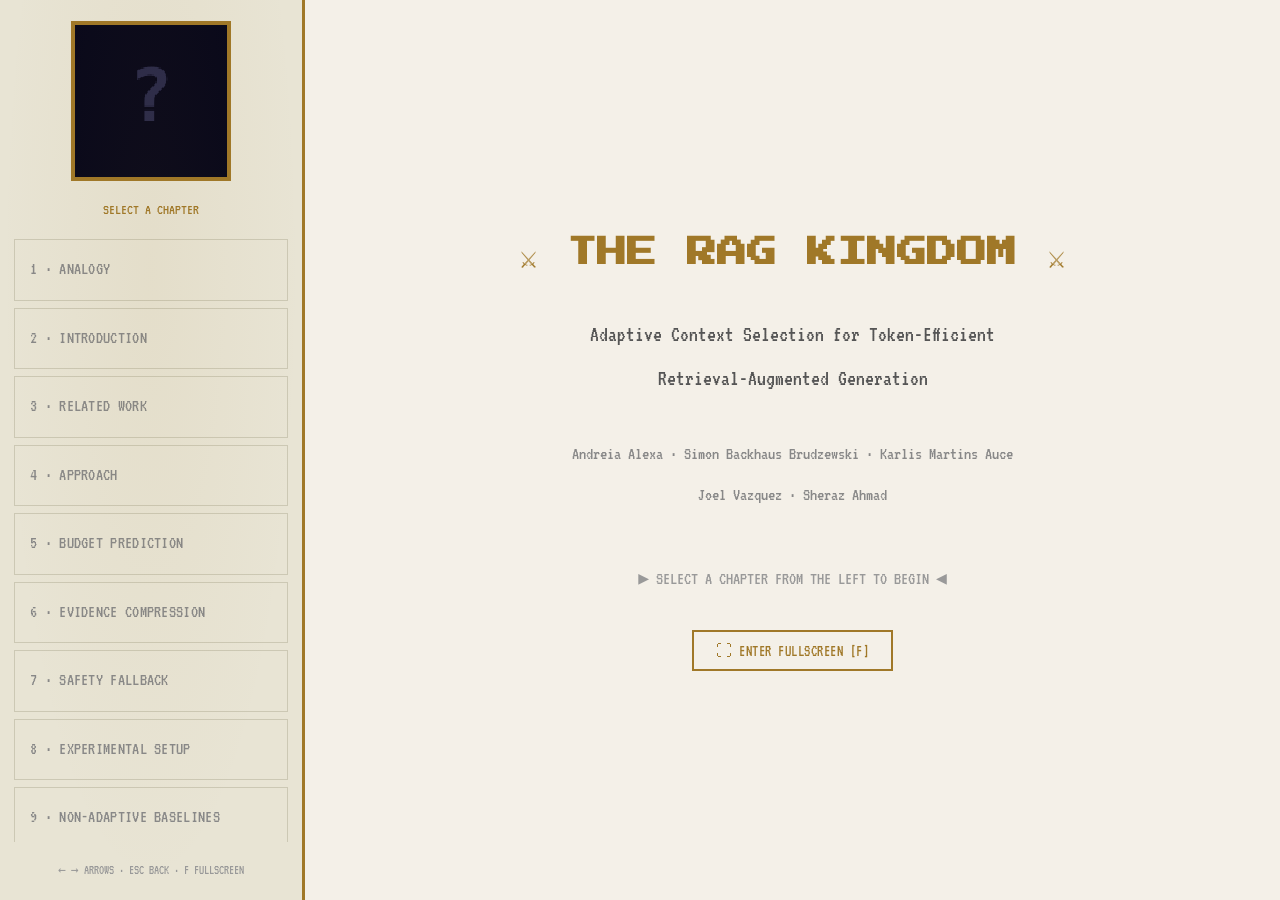
<file: docs/demo/rag_kingdom_updated_condensed-light.html>
<!DOCTYPE html>
<html lang="en">
<head>
<meta charset="UTF-8">
<meta name="viewport" content="width=device-width, initial-scale=1.0">
<title>The RAG Kingdom — Adaptive Context Selection</title>
<link href="https://fonts.googleapis.com/css2?family=Press+Start+2P&family=VT323&display=swap" rel="stylesheet">
<style>
*, *::before, *::after { box-sizing: border-box; margin: 0; padding: 0; }
:root {
  --gold:  #a07828;
  --sky:   #f4f0e8;
  --panel: #ebe7d8;
  --text:  #1a1a2e;
  --dim:   #777;
  --col:   #a07828;
}
html, body {
  width: 100%; height: 100%;
  background: var(--sky);
  font-family: 'VT323', monospace;
  color: var(--text);
  overflow: hidden;
}

/* scanline overlay removed */

/* ── Root layout: sidebar + main ── */
#app {
  display: flex;
  height: 100vh;
  width: 100vw;
}

/* ── LEFT SIDEBAR ── */
#sidebar {
  width: 305px;
  flex-shrink: 0;
  background: #e8e4d4;
  border-right: 3px solid var(--col);
  display: flex;
  flex-direction: column;
  align-items: center;
  padding: 22px 14px 16px;
  gap: 16px;
  transition: border-color .3s;
  position: relative;
  overflow: hidden;
}
#sidebar::before {
  content: '';
  position: absolute;
  inset: 0;
  background: radial-gradient(ellipse at 50% 30%, rgba(160,120,40,.06) 0%, transparent 70%);
  pointer-events: none;
}

/* portrait */
#portrait-canvas {
  width: 158px; height: 158px;
  border: 3px solid var(--col);
  background: #ddd8c4;
  image-rendering: pixelated;
  box-shadow: inset 0 0 10px rgba(0,0,0,.15), 0 0 0 1px var(--col);
  transition: border-color .3s, box-shadow .3s;
  flex-shrink: 0;
}
#portrait-label {
  font-size: 15px;
  color: var(--col);
  text-align: center;
  line-height: 1.8;
  transition: color .3s;
  max-width: 230px;
}

/* nav list */
#nav-list {
  width: 100%;
  display: flex;
  flex-direction: column;
  gap: 7px;
  flex: 1;
  overflow-y: auto;
  scrollbar-width: none;
}
#nav-list::-webkit-scrollbar { display: none; }

.nav-item {
  width: 100%;
  background: transparent;
  border: 1px solid #ccc8b4;
  color: #888;
  font-family: 'VT323', monospace;
  font-size: 18px;
  padding: 14px 15px;
  text-align: left;
  cursor: pointer;
  transition: background .12s, color .12s, border-color .12s;
  line-height: 1.75;
  letter-spacing: .3px;
}
.nav-item:hover { background: rgba(0,0,0,.05); color: #444; border-color: #aaa; }
.nav-item.active { background: rgba(160,120,40,.12); color: var(--col); border-color: var(--col); }

#sidebar-footer {
  font-size: 13px;
  color: #999;
  text-align: center;
  line-height: 2;
}

/* ── MAIN CONTENT AREA ── */
#main {
  flex: 1;
  display: flex;
  flex-direction: column;
  min-width: 0;
  position: relative;
  background: var(--sky);
}

/* background star field */
#stars-bg {
  position: absolute;
  inset: 0;
  pointer-events: none;
  z-index: 0;
  overflow: hidden;
}
.star {
  position: absolute; background: #c8c0a8; border-radius: 50%;
  animation: twinkle var(--dur, 3s) ease-in-out infinite var(--del, 0s);
}
@keyframes twinkle {
  0%,100%{opacity:.7;transform:scale(1)}
  50%{opacity:.1;transform:scale(.5)}
}

/* top bar */
#topbar {
  position: relative; z-index: 2;
  height: 54px;
  background: rgba(232,228,212,.97);
  border-bottom: 2px solid var(--col);
  display: flex;
  align-items: center;
  padding: 0 34px;
  gap: 10px;
  flex-shrink: 0;
}
#topbar .title-main {
  font-family: 'Press Start 2P', monospace;
  font-size: 8.5px;
  color: var(--col);
  text-shadow: none;
  letter-spacing: 1px;
}
#topbar .title-sub {
  font-size: 17px;
  color: #888;
  margin-left: auto;
}

/* content box */
#content-box {
  position: relative; z-index: 2;
  flex: 1;
  width: min(1380px, calc(100% - 96px));
  margin: 0 auto;
  display: flex;
  flex-direction: column;
  justify-content: flex-start;
  padding: 28px 0 20px;
  gap: 16px;
  min-height: 0;
}

#section-title {
  font-size: 32px;
  color: var(--col);
  text-shadow: none;
  border-bottom: 1px solid rgba(160,120,40,.3);
  padding-bottom: 14px;
  transition: color .3s, border-color .3s;
  letter-spacing: .5px;
  line-height: 1.6;
}

#slide-text {
  font-size: 24px;
  line-height: 1.85;
  color: var(--text);
  flex: 1;
  overflow: auto;
  position: relative;
  display: block;
  padding-top: 6px;
  scrollbar-width: thin;
  scrollbar-color: var(--col) #e8e4d4;
}
#slide-text .slide-inner {
  width: 100%;
  animation: fadeIn .22s ease-out;
}
.slide-para {
  margin-bottom: 14px;
  line-height: 1.85;
}
.slide-block {
  margin-bottom: 28px;
}
.slide-para:last-child, .slide-block:last-child { margin-bottom: 0; }
#slide-text::-webkit-scrollbar { width: 8px; height: 8px; }
#slide-text::-webkit-scrollbar-thumb { background: var(--col); }
#slide-text::-webkit-scrollbar-track { background: #e8e4d4; }
#slide-text .kicker {
  display: block;
  color: var(--col);
  font-size: 26px;
  line-height: 2;
  margin-top: 14px;
  margin-bottom: 10px;
}
#slide-text .big-line {
  display: block;
  color: var(--col);
  font-size: 40px;
  line-height: 1.6;
  text-shadow: none;
  margin-bottom: 20px;
}
#slide-text .small {
  color: #888;
  font-size: 18px;
  line-height: 2.0;
}
#slide-text ul {
  list-style: none;
  padding: 0;
  margin: 0;
}
#slide-text li {
  margin-bottom: 10px;
}
#slide-text li::before {
  content: ">";
  color: var(--col);
  margin-right: 8px;
}
.pipeline-map {
  height: 500px;
  margin-top: 14px;
  position: relative;
}
.pipeline-step {
  border: 2px solid rgba(102,170,255,.45);
  background:
    linear-gradient(180deg, rgba(102,170,255,.13), rgba(255,255,255,.025)),
    rgba(10,10,30,.72);
  padding: 16px 18px;
  min-height: 104px;
  position: absolute;
  width: 30%;
  box-shadow: inset 0 0 18px rgba(0,0,0,.55), 0 0 16px rgba(102,170,255,.12);
  overflow: hidden;
}
.pipeline-step::before {
  content: "";
  position: absolute;
  inset: 8px auto auto 8px;
  width: 13px;
  height: 13px;
  border-style: solid;
  border-color: var(--col);
  border-width: 2px 0 0 2px;
  opacity: .6;
}
.pipeline-step::after {
  content: "";
  position: absolute;
  right: 9px;
  bottom: 9px;
  width: 10px;
  height: 10px;
  border-style: solid;
  border-color: var(--col);
  border-width: 0 2px 2px 0;
  opacity: .45;
}
.pipeline-step.p1 { left: 0; top: 0; }
.pipeline-step.p2 { left: 35%; top: 0; }
.pipeline-step.p3 { right: 0; top: 0; }
.pipeline-step.p4 { right: 0; top: 192px; }
.pipeline-step.p5 { left: 35%; top: 192px; }
.pipeline-step.p6 { left: 0; top: 192px; }
.pipeline-step.p7 { left: 0; top: 384px; }
.pipeline-step.p8 { left: 35%; top: 384px; }
.pipeline-step.p9 { right: 0; top: 384px; }
.pipeline-step.result {
  border-color: rgba(125,255,178,.5);
  background:
    linear-gradient(180deg, rgba(125,255,178,.10), rgba(255,255,255,.025)),
    rgba(10,10,30,.72);
}
.pipeline-step .num {
  display: block;
  color: var(--col);
  font-size: 7.6px;
  line-height: 1.8;
  margin-bottom: 6px;
  padding-left: 24px;
}
.pipeline-step .label {
  display: block;
  color: #f2f2f2;
  font-size: 12.2px;
  line-height: 1.75;
  margin-bottom: 8px;
}
.pipeline-step .desc {
  display: block;
  color: #aaa;
  font-size: 6.8px;
  line-height: 1.9;
}
.map-route {
  position: absolute;
  z-index: -1;
  border-color: rgba(102,170,255,.75);
  filter: drop-shadow(0 0 8px rgba(102,170,255,.35));
}
.map-route.h {
  height: 0;
  border-top: 3px dashed rgba(102,170,255,.75);
}
.map-route.v {
  width: 0;
  border-left: 3px dashed rgba(102,170,255,.75);
}
.map-route.green { border-color: rgba(125,255,178,.72); }
.r12 { left: 30%; top: 52px; width: 5%; }
.r23 { left: 65%; top: 52px; width: 5%; }
.r34 { right: 15%; top: 104px; height: 88px; }
.r45 { left: 65%; top: 244px; width: 5%; }
.r56 { left: 30%; top: 244px; width: 5%; }
.r67 { left: 15%; top: 296px; height: 88px; }
.r78 { left: 30%; top: 436px; width: 5%; }
.r89 { left: 65%; top: 436px; width: 5%; }
.result-table {
  width: 100%;
  border-collapse: collapse;
  font-size: 20px;
  line-height: 1.8;
  margin-top: 14px;
}
.result-table th,
.result-table td {
  border: 1px solid #ccc8b4;
  padding: 9px 18px;
  text-align: left;
  vertical-align: top;
}
.result-table th {
  color: var(--col);
  background: rgba(0,0,0,.04);
  font-weight: normal;
}
.result-table td.num { text-align: right; white-space: nowrap; }
.result-table .good { color: #5db88a; }
.result-table .warn { color: #c98844; }
.slide-note {
  margin-top: 12px;
  color: #777;
  font-size: 18px;
  line-height: 1.8;
}
.prompt-example {
  display: block;
  margin-top: 16px;
  color: #d8d8d8;
  font-size: 13.2px;
  line-height: 2.25;
  white-space: pre-wrap;
}
.cursor {
  display: inline-block;
  width: 10px; height: 2px;
  background: var(--col);
  margin-left: 3px;
  vertical-align: middle;
  animation: blink .7s step-start infinite;
  flex: 0 0 auto;
}
@keyframes blink { 0%,100%{opacity:1} 50%{opacity:0} }
@keyframes fadeIn {
  from { opacity: 0; transform: translateY(5px); }
  to   { opacity: 1; transform: translateY(0); }
}

/* bottom nav */
#bottom-nav {
  position: relative; z-index: 2;
  display: flex;
  align-items: center;
  gap: 10px;
  padding: 0 40px 20px;
  flex-shrink: 0;
}
.btn {
  background: transparent;
  color: var(--col);
  border: 2px solid var(--col);
  font-family: 'VT323', monospace;
  font-size: 16px;
  padding: 8px 16px;
  cursor: pointer;
  transition: background .12s, color .12s;
  letter-spacing: .5px;
}
.btn:hover:not(:disabled) { background: var(--col); color: #000; }
.btn:disabled { border-color: #ccc8b4; color: #bbb8a8; cursor: default; }

#slide-counter {
  font-size: 14px;
  color: var(--dim);
  flex: 1;
  text-align: center;
}

/* decorative corner brackets on content-box */
#content-box::before,
#content-box::after {
  content: '';
  position: absolute;
  width: 18px; height: 18px;
  border-color: var(--col);
  border-style: solid;
  opacity: .4;
  transition: border-color .3s;
}
#content-box::before { top: 18px; left: 28px; border-width: 2px 0 0 2px; }
#content-box::after  { bottom: 14px; right: 28px; border-width: 0 2px 2px 0; }

/* welcome screen */
#welcome {
  position: absolute; inset: 0; z-index: 5;
  background: var(--sky);
  display: flex;
  flex-direction: column;
  align-items: center;
  justify-content: center;
  gap: 34px;
  text-align: center;
  padding: 40px;
}
#welcome h1 { font-family: 'Press Start 2P', monospace; font-size: 30px; color: var(--gold); text-shadow: none; line-height: 1.65; }
#welcome p  { font-size: 22px; color: #555; line-height: 2.0; max-width: 900px; }
#welcome .hint { font-size: 18px; color: #999; animation: blink 1.5s step-start infinite; margin-top: 18px; }
#welcome .authors { font-size: 18px; color: #888; line-height: 2.25; }

@keyframes descAppear {
  from { opacity: 0; transform: translateY(10px); }
  to   { opacity: 1; transform: translateY(0); }
}

#deco-corner {
  position: absolute;
  bottom: 8px;
  right: 0;
  z-index: 3;
  pointer-events: none;
  display: none;
  flex-direction: column;
  align-items: center;
  gap: 4px;
  opacity: 0.72;
}
#deco-bubble {
  display: none;
  background: var(--sky);
  border: 2px solid var(--col);
  padding: 5px 11px;
  font-family: 'VT323', monospace;
  font-size: 20px;
  color: var(--text);
  white-space: nowrap;
  position: relative;
}
#deco-bubble::after {
  content: '';
  position: absolute;
  bottom: -9px;
  left: 50%;
  transform: translateX(-50%);
  border-left: 7px solid transparent;
  border-right: 7px solid transparent;
  border-top: 9px solid var(--col);
}
</style>
</head>
<body>
<div id="app">

  <!-- ── LEFT SIDEBAR ── -->
  <div id="sidebar">
    <canvas id="portrait-canvas" width="108" height="108"></canvas>
    <div id="portrait-label">SELECT A CHAPTER</div>
    <div id="nav-list"></div>
    <div id="sidebar-footer">← → ARROWS · ESC BACK · F FULLSCREEN</div>
  </div>

  <!-- ── MAIN ── -->
  <div id="main">
    <div id="stars-bg"></div>

    <!-- welcome screen shown on load -->
    <div id="welcome">
      <h1>⚔ THE RAG KINGDOM ⚔</h1>
      <p>Adaptive Context Selection for Token-Efficient<br>Retrieval-Augmented Generation</p>
      <div class="authors">
        Andreia Alexa · Simon Backhaus Brudzewski · Karlis Martins Auce<br>
        Joel Vazquez · Sheraz Ahmad
      </div>
      <div class="hint">▶ SELECT A CHAPTER FROM THE LEFT TO BEGIN ◀</div>
      <button class="btn" id="btn-fullscreen" onclick="toggleFullscreen()" style="margin-top:8px;font-size:16px;padding:10px 22px;">⛶ ENTER FULLSCREEN [F]</button>
    </div>

    <div id="topbar">
      <span class="title-main">⚔ THE RAG KINGDOM</span>
      <span class="title-sub">Adaptive Context Selection for Token-Efficient RAG</span>
    </div>

    <div id="content-box">
      <div id="section-title">—</div>
      <div id="slide-text"></div>
      <div id="deco-corner"><div id="deco-bubble"></div><canvas id="deco-canvas" width="90" height="90"></canvas></div>
    </div>

    <div id="bottom-nav">
      <button class="btn" id="btn-prev" onclick="navigate(-1)" disabled>◄ PREV</button>
      <span id="slide-counter">— / —</span>
      <button class="btn" id="btn-next" onclick="navigate(1)" disabled>NEXT ►</button>
    </div>
  </div>
</div>

<script>
// ── Pixel-art characters (24×24 grid, P=3 → 108×108 canvas) ──
const P = 2;
function r(ctx, x, y, w, h, c) {
  ctx.fillStyle = c;
  ctx.fillRect(x*P, y*P, w*P, h*P);
}

const CHARS = {
  bard(ctx) {
    r(ctx, 6,0, 12,1, '#aa1a1a');
    r(ctx, 5,1, 14,3, '#cc2222');
    r(ctx,18,0,  3,1, '#55cc33');
    r(ctx,19,1,  2,2, '#44aa22');
    r(ctx,20,2,  1,1, '#33881a');
    r(ctx, 4,2,  3,2, '#7a3c0a');
    r(ctx,17,2,  3,2, '#7a3c0a');
    r(ctx, 4,4,  2,1, '#7a3c0a');
    r(ctx,18,4,  2,1, '#7a3c0a');
    r(ctx, 5,4, 14,6, '#f4c4a0');
    r(ctx, 8,5,  2,2, '#4a2000');
    r(ctx,14,5,  2,2, '#4a2000');
    r(ctx, 9,5,  1,1, '#fff');
    r(ctx,15,5,  1,1, '#fff');
    r(ctx,11,7,  2,1, '#d4a080');
    r(ctx, 8,8,  2,1, '#cc5533');
    r(ctx,14,8,  2,1, '#cc5533');
    r(ctx,10,9,  4,1, '#cc5533');
    r(ctx, 6,9,  2,1, '#e8b090');
    r(ctx,16,9,  2,1, '#e8b090');
    r(ctx, 2,10, 20,10, '#2d6a2d');
    r(ctx,10,10,  4,2, '#f4c4a0');
    r(ctx, 3,15, 18,2, '#c8a000');
    r(ctx,10,15,  4,2, '#ffd700');
    r(ctx,18,11,  5,6, '#a06030');
    r(ctx,19,12,  3,4, '#c8904a');
    r(ctx,20,10,  2,2, '#5a2000');
    r(ctx, 5,20,  6,4, '#1a4a1a');
    r(ctx,13,20,  6,4, '#1a4a1a');
    r(ctx, 4,22,  7,2, '#3a1a00');
    r(ctx,13,22,  7,2, '#3a1a00');
  },
  scholar(ctx) {
    r(ctx, 7,0, 10,2, '#b0b0b0');
    r(ctx, 5,1, 14,2, '#b0b0b0');
    r(ctx, 4,2,  3,5, '#aaaaaa');
    r(ctx,17,2,  3,5, '#aaaaaa');
    r(ctx, 5,3, 14,7, '#e8b090');
    r(ctx, 7,5,  4,2, '#888');
    r(ctx,13,5,  4,2, '#888');
    r(ctx, 8,5,  2,2, '#c8e8ff');
    r(ctx,14,5,  2,2, '#c8e8ff');
    r(ctx,11,5,  2,1, '#aaa');
    r(ctx, 8,5,  2,1, '#2d2d2d');
    r(ctx,14,5,  2,1, '#2d2d2d');
    r(ctx,11,6,  2,2, '#d4a080');
    r(ctx, 5,9, 14,2, '#c0c0c0');
    r(ctx, 6,10, 12,2, '#d0d0d0');
    r(ctx, 8,11,  8,1, '#d8d8d8');
    r(ctx, 2,10, 20,13, '#1a2a6a');
    r(ctx, 8,10,  8,2, '#c8a000');
    r(ctx,11,10,  2,13, '#c8a000');
    r(ctx,18,12,  5,5, '#8B5A1A');
    r(ctx,18,12,  5,1, '#aa2222');
    r(ctx,18,13,  5,3, '#f0e8d0');
    r(ctx, 3,20, 18,3, '#131f52');
    r(ctx, 5,22,  5,2, '#0a0a2a');
    r(ctx,14,22,  5,2, '#0a0a2a');
  },
  alchemist(ctx) {
    r(ctx, 4,0, 16,3, '#1e0e00');
    r(ctx, 3,1,  3,3, '#2a1500');
    r(ctx,18,1,  3,3, '#2a1500');
    r(ctx, 5,2,  2,2, '#1e0e00');
    r(ctx,17,2,  2,2, '#1e0e00');
    r(ctx, 7,1,  4,2, '#3a7a3a');
    r(ctx,13,1,  4,2, '#3a7a3a');
    r(ctx, 9,1,  2,2, '#4a9a4a');
    r(ctx,14,1,  2,2, '#4a9a4a');
    r(ctx,11,2,  2,1, '#888');
    r(ctx, 5,4, 14,6, '#f0c090');
    r(ctx, 8,5,  2,2, '#2d7a00');
    r(ctx,14,5,  2,2, '#2d7a00');
    r(ctx, 9,5,  1,1, '#fff');
    r(ctx,15,5,  1,1, '#fff');
    r(ctx, 9,9,  5,1, '#cc5533');
    r(ctx,14,8,  2,1, '#cc5533');
    r(ctx,16,6,  1,2, '#c09070');
    r(ctx, 2,10, 20,12, '#8B5A1A');
    r(ctx, 7,11, 10,8, '#e8e0c0');
    r(ctx, 9,13,  2,2, '#4a9a3a');
    r(ctx,14,15,  2,2, '#aa3300');
    r(ctx,11,12,  1,1, '#3a3aaa');
    r(ctx, 3,17, 18,2, '#3a1a00');
    r(ctx,10,17,  4,2, '#c8a000');
    r(ctx,19,12,  4,1, '#888');
    r(ctx,20,13,  3,5, '#3a9a3a');
    r(ctx,19,14,  5,3, '#4aaa4a');
    r(ctx,20,17,  3,1, '#2a6a2a');
    r(ctx, 5,20,  6,4, '#6a3a10');
    r(ctx,13,20,  6,4, '#6a3a10');
    r(ctx, 4,22,  7,2, '#2a1000');
    r(ctx,13,22,  7,2, '#2a1000');
  },
  knight(ctx) {
    r(ctx, 9,0,  6,1, '#4444cc');
    r(ctx,10,1,  4,2, '#5555dd');
    r(ctx,11,2,  2,1, '#6666ee');
    r(ctx, 5,2, 14,2, '#c8c8c8');
    r(ctx, 4,3, 16,5, '#d0d0d0');
    r(ctx, 5,4, 14,4, '#c0c0c0');
    r(ctx, 7,4, 10,2, '#1a1a2a');
    r(ctx, 8,4,  3,1, '#4488ff');
    r(ctx,13,4,  3,1, '#4488ff');
    r(ctx, 7,7, 10,2, '#c8c8c8');
    r(ctx, 9,8,  6,2, '#b8b8b8');
    r(ctx, 2,10, 20,12, '#c0c0c0');
    r(ctx, 2,10, 20,1, '#4444cc');
    r(ctx,11,10,  2,12, '#4444cc');
    r(ctx, 1,10,  4,4, '#d0d0d0');
    r(ctx,19,10,  4,4, '#d0d0d0');
    r(ctx, 0,10,  3,8, '#4444cc');
    r(ctx, 0,12,  3,2, '#ffd700');
    r(ctx, 1,10,  1,8, '#ffd700');
    r(ctx,22,8,  2,14, '#c8c8c8');
    r(ctx,21,10,  4,1, '#ffd700');
    r(ctx, 5,22,  6,2, '#b0b0b0');
    r(ctx,13,22,  6,2, '#b0b0b0');
    r(ctx, 4,23,  8,1, '#c0c0c0');
    r(ctx,12,23,  8,1, '#c0c0c0');
  },
  sorceress(ctx) {
    r(ctx, 2,2,  4,20, '#d0d8f0');
    r(ctx,18,2,  4,20, '#d0d8f0');
    r(ctx, 3,2,  2,20, '#e0e8ff');
    r(ctx,19,2,  2,18, '#e0e8ff');
    r(ctx, 4,0, 16,3, '#d0d8f0');
    r(ctx, 5,1, 14,3, '#e0e8ff');
    r(ctx,10,0,  4,2, '#ffd700');
    r(ctx,11,0,  2,1, '#ff88aa');
    r(ctx, 5,3, 14,7, '#f4c4a0');
    r(ctx, 8,5,  2,2, '#7733cc');
    r(ctx,14,5,  2,2, '#7733cc');
    r(ctx, 9,5,  1,1, '#fff');
    r(ctx,15,5,  1,1, '#fff');
    r(ctx,11,7,  2,1, '#e0a888');
    r(ctx, 9,8,  2,1, '#cc7766');
    r(ctx,13,8,  2,1, '#cc7766');
    r(ctx,11,9,  2,1, '#dd8877');
    r(ctx, 4,10, 16,14, '#5b2d8e');
    r(ctx, 3,12, 18,10, '#6535a0');
    r(ctx, 8,10,  8,2, '#c8a000');
    r(ctx, 9,10,  6,1, '#ffd700');
    r(ctx, 6,14,  2,2, '#ffd700');
    r(ctx,16,13,  2,2, '#ffd700');
    r(ctx, 8,18,  2,2, '#ffd700');
    r(ctx,14,17,  2,2, '#c8a000');
    r(ctx, 1,6,  2,18, '#8b4513');
    r(ctx, 0,5,  4,2, '#ffd700');
    r(ctx, 1,4,  2,1, '#ff88ff');
    r(ctx, 4,22, 16,2, '#7b3dbe');
    r(ctx, 5,23, 14,1, '#c8a000');
  },
  ranger(ctx) {
    r(ctx, 6,0, 12,3, '#2f7d32');
    r(ctx, 4,2, 16,3, '#3f9d42');
    r(ctx, 8,0,  8,1, '#66cc66');
    r(ctx, 5,4, 14,6, '#d8a070');
    r(ctx, 7,5,  3,2, '#2b1a00');
    r(ctx,14,5,  3,2, '#2b1a00');
    r(ctx, 8,5,  1,1, '#fff');
    r(ctx,15,5,  1,1, '#fff');
    r(ctx,11,7,  2,1, '#b87850');
    r(ctx, 9,9,  6,1, '#7a2a1a');
    r(ctx, 3,10, 18,12, '#2e6b2e');
    r(ctx, 5,12, 14,2, '#4a8f35');
    r(ctx, 9,10,  6,3, '#d8a070');
    r(ctx, 2,12,  3,8, '#8b5a2b');
    r(ctx,19,11,  2,12, '#c48a3a');
    r(ctx,20,10,  1,2, '#f4d060');
    r(ctx,21,9,   1,1, '#f4d060');
    r(ctx, 6,20,  5,4, '#1c4b1c');
    r(ctx,13,20,  5,4, '#1c4b1c');
    r(ctx, 5,23,  7,1, '#4b2a12');
    r(ctx,13,23,  7,1, '#4b2a12');
  },
  cartographer(ctx) {
    r(ctx, 5,1, 14,3, '#8b5a2b');
    r(ctx, 4,3, 16,2, '#a66a2a');
    r(ctx, 6,4, 12,6, '#e0b080');
    r(ctx, 8,5,  2,2, '#1e1e1e');
    r(ctx,14,5,  2,2, '#1e1e1e');
    r(ctx, 9,5,  1,1, '#fff');
    r(ctx,15,5,  1,1, '#fff');
    r(ctx,11,7,  2,1, '#c48a70');
    r(ctx, 9,9,  6,1, '#7a3322');
    r(ctx, 2,10, 20,13, '#244b7a');
    r(ctx, 5,11, 14,9, '#e4d6a7');
    r(ctx, 6,12, 12,1, '#a88f55');
    r(ctx, 6,15, 12,1, '#a88f55');
    r(ctx, 6,18, 12,1, '#a88f55');
    r(ctx, 8,13,  2,2, '#44aa66');
    r(ctx,14,16,  3,2, '#4488cc');
    r(ctx,11,14,  1,5, '#cc8844');
    r(ctx, 2,13,  4,3, '#244b7a');
    r(ctx,18,12,  5,4, '#b8874d');
    r(ctx, 6,22,  5,2, '#1b3152');
    r(ctx,13,22,  5,2, '#1b3152');
  },
  oracle(ctx) {
    r(ctx, 4,0, 16,4, '#202060');
    r(ctx, 6,1, 12,3, '#303090');
    r(ctx,10,0,  4,2, '#ffd700');
    r(ctx, 5,4, 14,6, '#f0c098');
    r(ctx, 7,5,  4,2, '#222255');
    r(ctx,13,5,  4,2, '#222255');
    r(ctx, 8,5,  2,2, '#b8ffff');
    r(ctx,14,5,  2,2, '#b8ffff');
    r(ctx,11,7,  2,1, '#d8a078');
    r(ctx, 9,9,  6,1, '#aa5566');
    r(ctx, 3,10, 18,14, '#2430a0');
    r(ctx, 5,12, 14,9, '#3038c0');
    r(ctx,11,10,  2,13, '#ffd700');
    r(ctx, 7,13,  2,2, '#ffd700');
    r(ctx,16,15,  2,2, '#ffd700');
    r(ctx, 9,18,  6,2, '#151550');
    r(ctx, 1,6,   2,17, '#6b3fb0');
    r(ctx, 0,5,   4,2, '#b8ffff');
    r(ctx, 1,4,   2,1, '#ffffff');
  },
  engineer(ctx) {
    r(ctx, 5,0, 14,4, '#6a6a6a');
    r(ctx, 4,2, 16,2, '#888888');
    r(ctx, 7,1,  3,2, '#ffcc33');
    r(ctx,14,1,  3,2, '#ffcc33');
    r(ctx, 5,4, 14,6, '#d89a72');
    r(ctx, 7,5,  4,2, '#333333');
    r(ctx,13,5,  4,2, '#333333');
    r(ctx, 8,5,  2,2, '#99ddff');
    r(ctx,14,5,  2,2, '#99ddff');
    r(ctx,11,7,  2,1, '#b87850');
    r(ctx, 9,9,  6,1, '#7a2a1a');
    r(ctx, 2,10, 20,12, '#5b5b5b');
    r(ctx, 4,12, 16,7, '#777777');
    r(ctx, 7,13,  3,3, '#ffcc33');
    r(ctx,14,13,  3,3, '#ffcc33');
    r(ctx,11,10,  2,12, '#ffcc33');
    r(ctx,20,11,  3,8, '#9a5a2a');
    r(ctx,21,10,  2,2, '#c0c0c0');
    r(ctx, 6,21,  5,3, '#3a3a3a');
    r(ctx,13,21,  5,3, '#3a3a3a');
  },
  cleric(ctx) {
    r(ctx, 7,0, 10,2, '#f2e8c8');
    r(ctx, 6,2, 12,3, '#e8d8a8');
    r(ctx, 5,4, 14,6, '#f0c090');
    r(ctx, 8,5,  2,2, '#3a2a1a');
    r(ctx,14,5,  2,2, '#3a2a1a');
    r(ctx, 9,5,  1,1, '#fff');
    r(ctx,15,5,  1,1, '#fff');
    r(ctx,11,7,  2,1, '#c09070');
    r(ctx, 9,9,  6,1, '#9a4a40');
    r(ctx, 3,10, 18,14, '#f0e8c8');
    r(ctx, 5,11, 14,11, '#fff2d0');
    r(ctx,11,10,  2,13, '#c8a000');
    r(ctx, 8,14,  8,2, '#c8a000');
    r(ctx, 2,12,  3,6, '#f0e8c8');
    r(ctx,19,12,  3,6, '#f0e8c8');
    r(ctx, 0,10,  2,13, '#8b6b2b');
    r(ctx, 0,9,   3,2, '#ffd700');
    r(ctx, 6,22,  5,2, '#d0c090');
    r(ctx,13,22,  5,2, '#d0c090');
  },
  merchant(ctx) {
    r(ctx, 5,0, 14,3, '#7a1a5a');
    r(ctx, 4,2, 16,3, '#9a2a7a');
    r(ctx, 8,1,  8,1, '#ffd700');
    r(ctx, 5,4, 14,6, '#e0a878');
    r(ctx, 8,5,  2,2, '#2a1600');
    r(ctx,14,5,  2,2, '#2a1600');
    r(ctx, 9,5,  1,1, '#fff');
    r(ctx,15,5,  1,1, '#fff');
    r(ctx,11,7,  2,1, '#c08868');
    r(ctx, 8,9,  8,1, '#7a2a1a');
    r(ctx, 2,10, 20,12, '#7a1a5a');
    r(ctx, 5,12, 14,4, '#9a2a7a');
    r(ctx, 6,16, 12,3, '#ffd700');
    r(ctx, 9,16,  2,3, '#fff0a0');
    r(ctx,14,16,  2,3, '#fff0a0');
    r(ctx,19,12,  4,6, '#8b5a2b');
    r(ctx,20,13,  2,4, '#c09050');
    r(ctx, 6,21,  5,3, '#4a1038');
    r(ctx,13,21,  5,3, '#4a1038');
  },
  scribe(ctx) {
    r(ctx, 6,0, 12,2, '#4a2a10');
    r(ctx, 5,2, 14,3, '#6a3a18');
    r(ctx, 4,4, 16,3, '#7a4a20');
    r(ctx, 5,4, 14,6, '#e8b080');
    r(ctx, 7,5,  4,2, '#303030');
    r(ctx,13,5,  4,2, '#303030');
    r(ctx, 8,5,  2,2, '#d8f0ff');
    r(ctx,14,5,  2,2, '#d8f0ff');
    r(ctx,11,7,  2,1, '#c08868');
    r(ctx, 9,9,  6,1, '#8a3a2a');
    r(ctx, 2,10, 20,13, '#5a3a20');
    r(ctx, 5,11, 14,9, '#f0e0b0');
    r(ctx, 6,12, 12,1, '#9a7a40');
    r(ctx, 6,14, 10,1, '#9a7a40');
    r(ctx, 6,16, 12,1, '#9a7a40');
    r(ctx, 6,18,  8,1, '#9a7a40');
    r(ctx,19,11,  4,2, '#d0d0d0');
    r(ctx,20,13,  2,7, '#f8f8f8');
    r(ctx, 6,22,  5,2, '#3a2412');
    r(ctx,13,22,  5,2, '#3a2412');
  },
  captain(ctx) {
    r(ctx, 5,0, 14,3, '#1f3f8f');
    r(ctx, 4,2, 16,2, '#2f5fbf');
    r(ctx,10,0,  4,2, '#ffd700');
    r(ctx, 5,4, 14,6, '#e0a878');
    r(ctx, 8,5,  2,2, '#1a1a1a');
    r(ctx,14,5,  2,2, '#1a1a1a');
    r(ctx, 9,5,  1,1, '#fff');
    r(ctx,15,5,  1,1, '#fff');
    r(ctx,11,7,  2,1, '#c08868');
    r(ctx, 8,9,  8,1, '#7a2a1a');
    r(ctx, 2,10, 20,12, '#1f3f8f');
    r(ctx, 4,12, 16,3, '#2f5fbf');
    r(ctx,11,10,  2,12, '#ffd700');
    r(ctx, 8,14,  8,2, '#ffd700');
    r(ctx,20,10,  3,10, '#c8c8c8');
    r(ctx,21,9,   2,2, '#ff6666');
    r(ctx, 6,21,  5,3, '#102452');
    r(ctx,13,21,  5,3, '#102452');
  },
  king(ctx) {
    r(ctx, 6,0, 12,3, '#ffd700');
    r(ctx, 5,2, 14,2, '#d8a000');
    r(ctx, 7,0,  2,2, '#ff4444');
    r(ctx,11,0,  2,2, '#44aaff');
    r(ctx,15,0,  2,2, '#44cc66');
    r(ctx, 4,3, 16,3, '#b8860b');
    r(ctx, 5,4, 14,6, '#f0c090');
    r(ctx, 8,5,  2,2, '#2a1600');
    r(ctx,14,5,  2,2, '#2a1600');
    r(ctx, 9,5,  1,1, '#fff');
    r(ctx,15,5,  1,1, '#fff');
    r(ctx,11,7,  2,1, '#d0a070');
    r(ctx, 8,9,  8,1, '#7a2a1a');
    r(ctx, 2,10, 20,13, '#7a1f8f');
    r(ctx, 4,11, 16,10, '#8f2fbf');
    r(ctx,11,10,  2,13, '#ffd700');
    r(ctx, 7,13, 10,2, '#ffd700');
    r(ctx, 3,10,  3,9, '#f0e0b0');
    r(ctx,18,10,  3,9, '#f0e0b0');
    r(ctx, 0,8,   2,16, '#8b5a2b');
    r(ctx, 0,7,   4,2, '#ffd700');
    r(ctx, 6,22,  5,2, '#4a1038');
    r(ctx,13,22,  5,2, '#4a1038');
  }
};


// ── Decorations ───────────────────────────────────────────────
const PD = 3;
function rd(ctx, x, y, w, h, c) { ctx.fillStyle = c; ctx.fillRect(x*PD, y*PD, w*PD, h*PD); }

const DECOS = {
  analogy(ctx) {
    ctx.save(); ctx.translate(30, 30); CHARS.bard(ctx); ctx.restore();
  },
  introduction(ctx) {
    ctx.save(); ctx.translate(30, 30); CHARS.bard(ctx); ctx.restore();
  },
  related(ctx) {
    // Open book
    rd(ctx, 0, 2,10,12,'#f0ead0'); rd(ctx,10, 2,10,12,'#ede7c7');
    rd(ctx, 9, 1, 2,13,'#7a4a20');
    rd(ctx, 0, 0,10, 1,'#8b5a2b'); rd(ctx,10, 0,10, 1,'#8b5a2b');
    rd(ctx, 0,14,20, 2,'#8b5a2b');
    rd(ctx, 1, 4, 7, 1,'#bbb8a0'); rd(ctx, 1, 6, 8, 1,'#bbb8a0');
    rd(ctx, 1, 8, 6, 1,'#bbb8a0'); rd(ctx, 1,10, 7, 1,'#bbb8a0');
    rd(ctx,12, 4, 7, 1,'#bbb8a0'); rd(ctx,11, 6, 8, 1,'#bbb8a0');
    rd(ctx,12, 8, 6, 1,'#bbb8a0'); rd(ctx,11,10, 7, 1,'#bbb8a0');
    rd(ctx,16, 0, 2, 6,'#c9a84c');
  },
  approach(ctx) {
    // Two potion bottles
    rd(ctx, 2, 0, 2, 1,'#5a3a10'); rd(ctx, 2, 1, 2, 3,'#3a8a3a');
    rd(ctx, 0, 4, 6, 9,'#2d6a2d'); rd(ctx, 1, 8, 4, 4,'#cc2222');
    rd(ctx, 1, 5, 1, 2,'#88cc88'); rd(ctx, 4, 9, 1, 1,'#ff8888');
    rd(ctx,12, 0, 2, 1,'#5a3a10'); rd(ctx,12, 1, 2, 3,'#2255aa');
    rd(ctx,10, 4, 6, 9,'#1a4488'); rd(ctx,11, 8, 4, 4,'#44aaff');
    rd(ctx,11, 5, 1, 2,'#88aadd'); rd(ctx,14, 9, 1, 1,'#99ddff');
  },
  budget(ctx) {
    // Rolled scroll
    rd(ctx, 0, 4, 2, 8,'#8b5a2b'); rd(ctx,16, 4, 2, 8,'#8b5a2b');
    rd(ctx, 2, 3,14, 1,'#a07828'); rd(ctx, 2,12,14, 1,'#a07828');
    rd(ctx, 2, 4,14, 8,'#f0ead0');
    rd(ctx, 4, 5, 8, 1,'#aaa898'); rd(ctx, 3, 7,10, 1,'#aaa898');
    rd(ctx, 4, 9, 7, 1,'#aaa898'); rd(ctx, 3,11, 9, 1,'#aaa898');
    rd(ctx,19, 0, 2,18,'#8b5a2b'); rd(ctx,20, 1, 1,16,'#f0ead0');
  },
  compression(ctx) {
    // Arrow pointing right
    rd(ctx, 0, 6,15, 3,'#5a3a10');
    rd(ctx,12, 3, 5, 9,'#5a3a10'); rd(ctx,15, 5, 3, 5,'#8b5a2b');
    rd(ctx, 0, 4, 4, 2,'#5a3a10'); rd(ctx, 0,10, 4, 2,'#5a3a10');
    // Arrow pointing up
    rd(ctx,22, 2, 3,18,'#7a4a20');
    rd(ctx,19, 2, 9, 3,'#7a4a20'); rd(ctx,21, 5, 5, 3,'#8b5a2b');
    rd(ctx,21,20, 1, 2,'#5a3a10'); rd(ctx,24,20, 1, 2,'#5a3a10');
  },
  fallback(ctx) {
    // Three stars
    rd(ctx, 9, 5, 2,10,'#c9a84c'); rd(ctx, 5, 9,10, 2,'#c9a84c');
    rd(ctx, 7, 7, 2, 2,'#c9a84c'); rd(ctx,11, 7, 2, 2,'#c9a84c');
    rd(ctx, 7,11, 2, 2,'#c9a84c'); rd(ctx,11,11, 2, 2,'#c9a84c');
    rd(ctx, 9, 9, 2, 2,'#ffd700');
    rd(ctx,20, 1, 1, 5,'#c9a84c'); rd(ctx,18, 3, 5, 1,'#c9a84c');
    rd(ctx, 1,22, 1, 4,'#a07828'); rd(ctx, 0,24, 3, 1,'#a07828');
  },
  setup(ctx) {
    // Compass rose
    rd(ctx, 9, 0, 2, 7,'#c9a84c'); rd(ctx, 7, 0, 6, 3,'#c9a84c');
    rd(ctx, 9,14, 2, 7,'#a07828'); rd(ctx, 7,18, 6, 2,'#a07828');
    rd(ctx, 0, 9, 7, 2,'#a07828'); rd(ctx, 0, 7, 3, 6,'#a07828');
    rd(ctx,14, 9, 7, 2,'#c9a84c'); rd(ctx,18, 7, 3, 6,'#c9a84c');
    rd(ctx, 8, 8, 4, 4,'#5a3a10'); rd(ctx, 9, 9, 2, 2,'#c9a84c');
    rd(ctx, 4, 3, 3, 3,'#d0b86a'); rd(ctx,14, 3, 3, 3,'#d0b86a');
    rd(ctx, 4,15, 3, 3,'#d0b86a'); rd(ctx,14,15, 3, 3,'#d0b86a');
  },
  results(ctx) {
    // Sword + shield
    rd(ctx, 5, 0, 2,15,'#c8c8c8'); rd(ctx, 6, 1, 1,12,'#e8e8e8');
    rd(ctx, 1,14,10, 2,'#c9a84c'); rd(ctx, 5,16, 2, 8,'#8b5a2b');
    rd(ctx, 4,24, 4, 2,'#5a3a10');
    rd(ctx,14, 1, 9,11,'#1a3a8a'); rd(ctx,13, 3,11, 7,'#1a3a8a');
    rd(ctx,15,12, 7, 4,'#1a3a8a'); rd(ctx,17,16, 3, 3,'#1a3a8a'); rd(ctx,18,19, 1, 1,'#1a3a8a');
    rd(ctx,14, 1, 9, 1,'#c9a84c'); rd(ctx,13, 3, 1,13,'#c9a84c'); rd(ctx,22, 3, 1,13,'#c9a84c');
    rd(ctx,17, 3, 2,17,'#c9a84c'); rd(ctx,13, 8,10, 2,'#c9a84c');
  },
  analysis(ctx) {
    // Crystal ball on stand
    rd(ctx, 6,21, 8, 2,'#5a3a10'); rd(ctx, 8,18, 4, 3,'#7a4a20'); rd(ctx, 6,15, 8, 3,'#8b5a2b');
    rd(ctx, 4, 1,12, 2,'#c8d8f0'); rd(ctx, 2, 3,16, 2,'#c8d8f0');
    rd(ctx, 1, 5,18, 8,'#c8d8f0'); rd(ctx, 2,13,16, 2,'#c8d8f0'); rd(ctx, 4,15,12, 1,'#c8d8f0');
    rd(ctx, 5, 3,10,10,'#d8eaff'); rd(ctx, 6, 5, 8, 7,'#e4f0ff');
    rd(ctx, 9, 6, 2, 6,'#6688cc'); rd(ctx, 7, 8, 6, 2,'#6688cc');
    rd(ctx, 3, 3, 2, 3,'#ffffff');
  },
  ablation(ctx) {
    // Gear/cog
    rd(ctx, 8, 0, 4, 5,'#888888'); rd(ctx, 8,15, 4, 5,'#888888');
    rd(ctx, 0, 8, 5, 4,'#888888'); rd(ctx,15, 8, 5, 4,'#888888');
    rd(ctx, 2, 2, 4, 4,'#888888'); rd(ctx,14, 2, 4, 4,'#888888');
    rd(ctx, 2,14, 4, 4,'#888888'); rd(ctx,14,14, 4, 4,'#888888');
    rd(ctx, 5, 5,10,10,'#777777'); rd(ctx, 6, 6, 8, 8,'#999999');
    rd(ctx, 8, 8, 4, 4,'#bbbbbb'); rd(ctx, 9, 9, 2, 2,'#ddd8c4');
  },
  annotation(ctx) {
    // Quill + ink pot
    rd(ctx, 0,13, 3, 3,'#2a2a2a'); rd(ctx, 1,11, 2, 2,'#555');
    rd(ctx, 2, 9, 2, 3,'#f5f0e0'); rd(ctx, 3, 7, 2, 3,'#eee8d0');
    rd(ctx, 4, 5, 3, 3,'#e0d8b8'); rd(ctx, 5, 3, 4, 3,'#d8d0a8');
    rd(ctx, 7, 1, 5, 3,'#ccc888'); rd(ctx, 9, 0, 4, 2,'#bbb870');
    rd(ctx, 1,15, 2, 1,'#1a1a2e');
    rd(ctx,13, 7, 2, 1,'#666'); rd(ctx,12, 8, 4, 1,'#555'); rd(ctx,11, 9, 6, 1,'#444');
    rd(ctx,10,10, 8, 6,'#2a2a2a'); rd(ctx,11,11, 6, 4,'#1a1a2e');
    rd(ctx,10,16, 8, 1,'#2a2a2a');
  },
  conclusion(ctx) {
    // Heraldic shield
    rd(ctx, 1, 0,18,13,'#1a3a8a'); rd(ctx, 0, 2,20, 9,'#1a3a8a');
    rd(ctx, 3,13,14, 5,'#1a3a8a'); rd(ctx, 6,18, 8, 3,'#1a3a8a'); rd(ctx, 9,21, 2, 2,'#1a3a8a');
    rd(ctx, 9, 1, 2,22,'#c9a84c'); rd(ctx, 1, 8,18, 2,'#c9a84c');
    rd(ctx, 1, 0,18, 1,'#c9a84c'); rd(ctx, 0, 2, 1,11,'#c9a84c'); rd(ctx,19, 2, 1,11,'#c9a84c');
    rd(ctx, 3,13, 1, 5,'#c9a84c'); rd(ctx,16,13, 1, 5,'#c9a84c');
    rd(ctx, 6,18, 1, 3,'#c9a84c'); rd(ctx,13,18, 1, 3,'#c9a84c');
  }
};

function drawDeco(sectionId) {
  const corner = document.getElementById('deco-corner');
  const bubble = document.getElementById('deco-bubble');
  const canvas = document.getElementById('deco-canvas');
  const ctx    = canvas.getContext('2d');
  ctx.clearRect(0, 0, 90, 90);
  bubble.style.display = 'none';
  corner.style.display = 'flex';
  if (DECOS[sectionId]) DECOS[sectionId](ctx);
  if (sectionId === 'analogy') {
    bubble.textContent = 'I KNOW NOT HOW TO READ!';
    bubble.style.display = 'block';
  } else if (sectionId === 'introduction') {
    bubble.textContent = 'HEAR YE, HEAR YE!';
    bubble.style.display = 'block';
  }
}

function drawCharacter(type) {
  const canvas = document.getElementById('portrait-canvas');
  const ctx = canvas.getContext('2d');
  ctx.clearRect(0, 0, 108, 108);
  ctx.fillStyle = '#111133';
  ctx.fillRect(0, 0, 108, 108);
  ctx.save();
  ctx.translate(30, 30);
  CHARS[type]?.(ctx);
  ctx.restore();
}

function drawIdle() {
  const canvas = document.getElementById('portrait-canvas');
  const ctx = canvas.getContext('2d');
  ctx.clearRect(0, 0, 108, 108);
  ctx.fillStyle = '#07071a';
  ctx.fillRect(0, 0, 108, 108);
  // question mark silhouette
  ctx.fillStyle = '#2a2a4a';
  ctx.font = 'bold 52px monospace';
  ctx.textAlign = 'center';
  ctx.textBaseline = 'middle';
  ctx.fillText('?', 54, 54);
}

// ── Section data ──────────────────────────────────────────────
const SECTIONS = [
  {
    id: 'analogy',
    nav: '1 · ANALOGY',
    name: 'ALDRIC THE HERALD',
    title: '1 · ANALOGY',
    char: 'bard',
    color: '#a07828',
    slides: [
      { html: `<span class="kicker">START WITH THE SIMPLE IDEA</span>
      <span class="big-line">How much do we need to read?</span>
      <p>Imagine Johan asks us a question for class, like why Euclidean distance might be used instead of cosine similarity.</p>
      <p>We find 10 possible articles, but we probably should not read every page first.</p>
      <p>We would start with the articles, paragraphs, or sentences that look most useful.</p>` }
    ]
  },
  {
    id: 'introduction',
    nav: '2 · INTRODUCTION',
    name: 'ALDRIC THE HERALD',
    title: '2 · INTRODUCTION',
    char: 'bard',
    color: '#a07828',
    slides: [
      { html: `<span class="kicker">THE PROBLEM WITH FIXED TOP-K RAG</span>
      <span class="big-line">RAG often reads too much.</span>
      <ul>
        <li>RAG systems often work like that: they retrieve documents, then send evidence to the language model.</li>
        <li>Many systems send the same fixed amount every time, for example the top-10 documents.</li>
        <li>But a simple question may need one sentence, while a multi-hop question may need several documents.</li>
        <li>Sending too much text costs more, is slower, and can distract the model.</li>
      </ul>` },
      { html: `<span class="kicker">RESEARCH QUESTION</span>
      <span class="big-line">How much evidence is enough?</span>
      <ul>
        <li>Once the same top-10 documents have been retrieved, can the system decide how much evidence is enough?</li>
        <li>We keep retrieval fixed. The only thing we change is what context enters the prompt.</li>
      </ul>` }
    ]
  },
  {
    id: 'related',
    nav: '3 · RELATED WORK',
    name: 'ORYN THE SCHOLAR',
    title: '3 · RELATED WORK',
    char: 'scholar',
    color: '#a07828',
    slides: [{ html: `<span class="kicker">ADAPTIVE RETRIEVAL</span>
      <ul>
        <li>FLARE retrieves iteratively only when the model expresses low confidence. Self-RAG uses learned reflection tokens to decide when to retrieve. Both require fine-tuning the generator — our method does not.</li>
        <li>Our method predicts context budget from retrieval-score features only, before any LLM call.</li>
      </ul>
      <span class="kicker">PROMPT COMPRESSION</span>
      <ul>
        <li>LLMLingua and Selective Context compress prompts using a second language model. RECOMP trains a summarisation model.</li>
        <li>Our n-gram neighbour selection is retrieval-side compression with no extra model calls.</li>
      </ul>
      <span class="kicker">CONTEXT RELEVANCE</span>
      <ul>
        <li>Shi et al. (2023) show that irrelevant context actively degrades LLM output — especially in smaller models.</li>
        <li>We operationalise this finding: instead of compressing after retrieval, we limit what enters the prompt in the first place.</li>
      </ul>` }]
  },
  {
    id: 'approach',
    nav: '4 · APPROACH',
    name: 'THALRIC THE ALCHEMIST',
    title: '4 · APPROACH',
    char: 'alchemist',
    color: '#a07828',
    slides: [{ html: `<span class="big-line">Send useful evidence first.<br>Ask for more only when needed.</span>
      <span class="kicker">WHAT SAFE ADAPTIVE DOES</span>
      <ul>
        <li>Every method starts with the same top-10 retrieved documents.</li>
        <li>Safe Adaptive decides how many of those documents should enter the prompt.</li>
        <li>It can also compress documents into the most useful evidence spans.</li>
        <li>If the first answer looks risky, it expands and gives the model more context.</li>
      </ul>
      <span class="kicker">MAIN IDEA</span>
      <ul>
        <li>Easy questions stay cheap.</li>
        <li>Hard questions can still get more evidence.</li>
        <li>The system tries to save tokens without becoming overconfident.</li>
      </ul>` }]
  },
  {
    id: 'budget',
    nav: '5 · BUDGET PREDICTION',
    name: 'ORYN THE SCHOLAR',
    title: '5 · BUDGET PREDICTION',
    char: 'scholar',
    color: '#a07828',
    slides: [{ html: `<span class="kicker">FIRST DECISION</span>
      <ul>
        <li>Safe Adaptive looks only at retrieval signals before calling the LLM.</li>
        <li>It chooses a first document budget: 3, 5, 8, or 10 documents.</li>
      </ul>
      <span class="kicker">INTUITION</span>
      <ul>
        <li>If the top documents look clearly better, the answer may be concentrated in a small set.</li>
        <li>If many documents look similarly relevant, the evidence may be spread out.</li>
        <li>So the budget changes with the query instead of staying fixed for all questions.</li>
      </ul>` }]
  },
  {
    id: 'compression',
    nav: '6 · EVIDENCE COMPRESSION',
    name: 'MIRA THE RANGER',
    title: '6 · EVIDENCE COMPRESSION',
    char: 'ranger',
    color: '#a07828',
    slides: [{ html: `<span class="kicker">SECOND DECISION</span>
      <ul>
        <li>Each selected document is split into sentences.</li>
        <li>The system scores which sentences look most connected to the question.</li>
        <li>It keeps the best sentence plus nearby sentences.</li>
        <li>This makes the evidence shorter, but still readable.</li>
      </ul>
      <span class="kicker">WHY THIS MATTERS</span>
      <ul>
        <li>The LLM sees focused evidence instead of a full wall of text.</li>
        <li>No extra language model is needed for this compression.</li>
        <li>For short-answer tasks, the system keeps wider sentence coverage so exact names or short phrases are not lost.</li>
      </ul>` }]
  },
  {
    id: 'fallback',
    nav: '7 · SAFETY FALLBACK',
    name: 'LYARA THE SORCERESS',
    title: '7 · SAFETY FALLBACK',
    char: 'sorceress',
    color: '#a07828',
    slides: [{ html: `<span class="kicker">FINAL SAFETY CHECK</span>
      <ul>
        <li>First, the LLM answers with compact context.</li>
        <li>Then the system checks whether the answer looks unreliable.</li>
        <li>If the answer looks good, we stop there and save tokens.</li>
        <li>If the answer looks risky, we give the LLM more context and try again.</li>
      </ul>
      <span class="kicker">WHAT COUNTS AS RISKY?</span>
      <ul>
        <li>The answer is empty or extremely short.</li>
        <li>The model says the evidence is unclear or insufficient.</li>
        <li>The answer has weak grounding in the provided evidence.</li>
        <li>In our experiments, fallback is rare: only 0–5% of queries reach it.</li>
      </ul>` }]
  },
  {
    id: 'setup',
    nav: '8 · EXPERIMENTAL SETUP',
    name: 'NOMA THE CARTOGRAPHER',
    title: '8 · EXPERIMENTAL SETUP',
    char: 'cartographer',
    color: '#a07828',
    slides: [
      { html: `
        <div style="font-size:26px;color:var(--col);letter-spacing:1px;margin-bottom:8px;">DATASETS</div>
        <p style="font-size:17px;color:#777;margin-top:0;margin-bottom:14px;line-height:1.55;">Three retrieval tasks let us test different evidence needs, from compact fact claims to multi-hop questions.</p>
        <div style="display:grid;grid-template-columns:repeat(3,1fr);gap:10px;margin-bottom:20px;">
          <div style="border:2px solid var(--col);padding:13px 14px;border-top:5px solid #5db88a;">
            <div style="font-size:21px;color:#5db88a;margin-bottom:4px;">SCIFACT</div>
            <div style="font-size:16px;color:#555;line-height:1.45;">Biomedical claim verification</div>
            <div style="font-size:14px;color:#888;margin-top:5px;line-height:1.45;">Dense evidence · 1–2 sentence answers</div>
          </div>
          <div style="border:2px solid var(--col);padding:13px 14px;border-top:5px solid #c98844;">
            <div style="font-size:21px;color:#c98844;margin-bottom:4px;">HOTPOTQA</div>
            <div style="font-size:16px;color:#555;line-height:1.45;">Multi-hop question answering</div>
            <div style="font-size:14px;color:#888;margin-top:5px;line-height:1.45;">Requires two connected documents</div>
          </div>
          <div style="border:2px solid var(--col);padding:13px 14px;border-top:5px solid #6688cc;">
            <div style="font-size:21px;color:#6688cc;margin-bottom:4px;">BIOASQ</div>
            <div style="font-size:16px;color:#555;line-height:1.45;">Biomedical factoid QA</div>
            <div style="font-size:14px;color:#888;margin-top:5px;line-height:1.45;">Short answer · scattered abstracts</div>
          </div>
        </div>
        <div style="height:1px;background:rgba(160,120,40,.35);margin:0 0 16px;"></div>
        <div style="font-size:26px;color:var(--col);letter-spacing:1px;margin-bottom:8px;">MODELS</div>
        <div style="display:grid;grid-template-columns:1fr 1fr;gap:16px;">
          <div style="background:rgba(160,120,40,.06);border:1px solid var(--col);padding:20px 20px;text-align:center;">
            <div style="font-size:25px;color:var(--col);margin-bottom:6px;">Mistral 7B</div>
            <div style="font-size:16px;color:#777;line-height:1.45;">local · Ollama · small model</div>
            <div style="font-size:14px;color:#999;margin-top:5px;line-height:1.45;">Tests context pressure on a lightweight model</div>
          </div>
          <div style="background:rgba(160,120,40,.06);border:1px solid var(--col);padding:20px 20px;text-align:center;">
            <div style="font-size:25px;color:var(--col);margin-bottom:6px;">Llama 70B</div>
            <div style="font-size:16px;color:#777;line-height:1.45;">hosted API · large model</div>
            <div style="font-size:14px;color:#999;margin-top:5px;line-height:1.45;">Checks whether gains hold with a stronger model</div>
          </div>
        </div>` },
      { html: `
        <span class="big-line" style="font-size:36px;">Evaluation Metrics</span>
        <p style="font-size:20px;color:#777;margin-top:2px;margin-bottom:20px;line-height:1.55;"><b style="color:var(--col);">50</b> dev queries per dataset for calibration &nbsp;·&nbsp; <b style="color:var(--col);">100</b> held-out queries per dataset for final evaluation.</p>
        <div style="font-size:20px;color:var(--col);letter-spacing:1px;margin-bottom:10px;">QUALITY</div>
        <div style="display:grid;grid-template-columns:repeat(4,1fr);gap:12px;margin-bottom:20px;">
          <div style="border:1px solid var(--col);border-radius:8px;padding:18px 16px;background:rgba(160,120,40,.04);min-height:128px;">
            <div style="font-size:23px;color:var(--col);margin-bottom:9px;">F1</div>
            <div style="font-size:16px;color:#777;line-height:1.5;">Word-overlap between answer and reference.</div>
          </div>
          <div style="border:1px solid var(--col);border-radius:8px;padding:18px 16px;background:rgba(160,120,40,.04);min-height:128px;">
            <div style="font-size:23px;color:var(--col);margin-bottom:9px;">Semantic</div>
            <div style="font-size:16px;color:#777;line-height:1.5;">Embedding similarity; catches correct paraphrases.</div>
          </div>
          <div style="border:1px solid var(--col);border-radius:8px;padding:18px 16px;background:rgba(160,120,40,.04);min-height:128px;">
            <div style="font-size:23px;color:var(--col);margin-bottom:9px;">nDCG@10</div>
            <div style="font-size:16px;color:#777;line-height:1.5;">Whether relevant documents rank high.</div>
          </div>
          <div style="border:1px solid var(--col);border-radius:8px;padding:18px 16px;background:rgba(160,120,40,.04);min-height:128px;">
            <div style="font-size:23px;color:var(--col);margin-bottom:9px;">Answer Coverage</div>
            <div style="font-size:16px;color:#777;line-height:1.5;">Reference vocabulary covered in long answers.</div>
          </div>
        </div>
        <div style="height:1px;background:rgba(160,120,40,.35);margin:0 0 18px;"></div>
        <div style="font-size:20px;color:var(--col);letter-spacing:1px;margin-bottom:10px;">EFFICIENCY &amp; RELIABILITY</div>
        <div style="display:grid;grid-template-columns:1fr 1fr;gap:16px;">
          <div style="border:2px solid var(--col);border-radius:8px;padding:22px 24px;background:rgba(160,120,40,.04);min-height:132px;">
            <div style="font-size:26px;color:var(--col);margin-bottom:10px;">Token Reduction %</div>
            <div style="font-size:17px;color:#555;line-height:1.55;">Context tokens used by Safe Adaptive compared to Fixed Top-10. This is the core efficiency measure.</div>
          </div>
          <div style="border:2px solid var(--col);border-radius:8px;padding:22px 24px;background:rgba(160,120,40,.04);min-height:132px;">
            <div style="font-size:26px;color:var(--col);margin-bottom:10px;">Fallback Rate</div>
            <div style="font-size:17px;color:#555;line-height:1.55;">Share of queries expanded to full Top-10. Low fallback shows savings are real, not just delayed.</div>
          </div>
        </div>` },
      { html: `
        <span class="big-line" style="font-size:36px;">Strategy Flow</span>
        <p style="font-size:20px;color:#777;margin-top:2px;margin-bottom:20px;line-height:1.55;">All main methods use the same <b style="color:var(--col);">TF-IDF top-10</b> candidate list. What changes is the amount of context sent to the LLM.</p>
        <div style="display:grid;grid-template-columns:1fr 1fr;column-gap:70px;align-items:center;margin-bottom:20px;position:relative;">
          <div style="position:absolute;left:50%;top:50%;transform:translate(-50%,-50%);font-size:36px;color:var(--col);background:var(--sky);padding:0 10px;z-index:1;">→</div>
          <div style="border:2px solid var(--col);border-radius:8px;background:rgba(160,120,40,.05);padding:18px 22px;text-align:center;min-height:72px;display:flex;align-items:center;justify-content:center;">
            <div style="font-size:27px;color:var(--col);">Question</div>
          </div>
          <div style="border:2px solid var(--col);border-radius:8px;background:rgba(160,120,40,.05);padding:18px 22px;text-align:center;min-height:72px;display:flex;align-items:center;justify-content:center;">
            <div style="font-size:27px;color:var(--col);">TF-IDF retrieves top-10 documents</div>
          </div>
        </div>
        <div style="display:grid;grid-template-columns:1fr 1fr;gap:16px;align-items:stretch;">
          <div style="border:1px solid #bbb;border-radius:8px;padding:16px 18px;background:rgba(0,0,0,.02);min-height:118px;">
            <div style="display:grid;grid-template-columns:156px 34px 1fr;gap:10px;align-items:center;height:100%;">
              <div style="font-size:23px;color:#777;text-align:center;">No Retrieval</div>
              <div style="font-size:26px;color:#aaa;text-align:center;">→</div>
              <div style="font-size:17px;color:#777;line-height:1.48;">Ignore retrieved docs<br><span style="color:#999;">closed-book answer</span></div>
            </div>
          </div>
          <div style="border:1px solid var(--col);border-radius:8px;padding:16px 18px;background:rgba(160,120,40,.03);min-height:118px;">
            <div style="display:grid;grid-template-columns:156px 34px 1fr;gap:10px;align-items:center;height:100%;">
              <div style="font-size:23px;color:var(--col);text-align:center;">Fixed Top-K</div>
              <div style="font-size:26px;color:var(--col);text-align:center;">→</div>
              <div style="font-size:17px;color:#555;line-height:1.48;">Always send first K full docs<br><span style="color:#777;">K = 3, 5, 7, or 10</span></div>
            </div>
          </div>
          <div style="border:1px solid #6688cc;border-radius:8px;padding:16px 18px;background:rgba(102,136,204,.05);min-height:118px;">
            <div style="display:grid;grid-template-columns:156px 34px 1fr;gap:10px;align-items:center;height:100%;">
              <div style="font-size:23px;color:#6688cc;text-align:center;">Heuristic</div>
              <div style="font-size:26px;color:#6688cc;text-align:center;">→</div>
              <div style="font-size:15px;color:#555;line-height:1.38;">
                1. If rank-3 gap is large and query is short, use 3 docs<br>
                2. Else if rank-5 gap is large, use 5 docs<br>
                <span style="color:#777;">Otherwise use full docs; no fallback</span>
              </div>
            </div>
          </div>
          <div style="border:2px solid #5db88a;border-radius:8px;padding:16px 18px;background:rgba(93,184,138,.07);min-height:118px;">
            <div style="display:grid;grid-template-columns:156px 34px 1fr;gap:10px;align-items:center;height:100%;">
              <div style="font-size:23px;color:#5db88a;font-weight:bold;text-align:center;">Safe Adaptive</div>
              <div style="font-size:26px;color:#5db88a;text-align:center;">→</div>
              <div style="font-size:17px;color:#555;line-height:1.48;">Predict budget + compress evidence<br><span style="color:#5db88a;">fallback to Top-10 only if risky</span></div>
            </div>
          </div>
        </div>
        <div style="margin-top:18px;font-size:17px;color:#777;line-height:1.55;border-left:3px solid var(--col);padding:12px 14px;background:rgba(160,120,40,.05);">Cross-encoder reranking is tested later as a retrieval-quality check: TF-IDF still finds candidates first, then the cross-encoder reorders them.</div>` }
    ]
  },
  {
    id: 'non_adaptive',
    nav: '9 · NON-ADAPTIVE BASELINES',
    name: 'VALE THE CAPTAIN',
    title: '9 · NON-ADAPTIVE BASELINES',
    char: 'captain',
    color: '#a07828',
    slides: [
      { html: `
        <span class="big-line" style="font-size:28px;">Fixed Top-K</span>
        <div style="font-size:17px;color:#666;line-height:1.6;margin-top:6px;margin-bottom:10px;padding:8px 14px;border-left:3px solid var(--col);background:rgba(160,120,40,.05);">Always sends exactly K documents regardless of the query — hardcoded, not learned. We test K = 3, 5, 7, 10.</div>
        <div style="font-size:19px;color:var(--text);margin-bottom:16px;">Fixed Top-10 is our main expensive baseline. These are Mistral 7B final-evaluation F1 scores.</div>
        <div style="font-size:15px;color:var(--col);letter-spacing:1px;margin-bottom:10px;">SCIFACT — among fixed baselines, more docs hurt ↓</div>
        <div style="display:flex;align-items:center;gap:12px;margin-bottom:8px;">
          <span style="width:52px;font-size:19px;color:#777;text-align:right;flex-shrink:0;">Top-3</span>
          <div style="height:28px;width:52%;background:#5db88a;opacity:.85;flex-shrink:0;border-radius:3px;"></div>
          <span style="font-size:19px;color:#5db88a;">0.268</span>
        </div>
        <div style="display:flex;align-items:center;gap:12px;margin-bottom:8px;">
          <span style="width:52px;font-size:19px;color:#777;text-align:right;flex-shrink:0;">Top-5</span>
          <div style="height:28px;width:51%;background:#5db88a;opacity:.85;flex-shrink:0;border-radius:3px;"></div>
          <span style="font-size:19px;color:#5db88a;">0.265</span>
        </div>
        <div style="display:flex;align-items:center;gap:12px;margin-bottom:8px;">
          <span style="width:52px;font-size:19px;color:#777;text-align:right;flex-shrink:0;">Top-7</span>
          <div style="height:28px;width:50%;background:#5db88a;opacity:.85;flex-shrink:0;border-radius:3px;"></div>
          <span style="font-size:19px;color:#5db88a;">0.262</span>
        </div>
        <div style="display:flex;align-items:center;gap:12px;margin-bottom:14px;">
          <span style="width:52px;font-size:19px;color:#c98844;text-align:right;flex-shrink:0;">Top-10</span>
          <div style="height:28px;width:39%;background:#c98844;flex-shrink:0;border-radius:3px;"></div>
          <span style="font-size:19px;color:#c98844;">0.204 ↓</span>
        </div>
        <div style="height:1px;background:rgba(160,120,40,.25);margin-bottom:14px;"></div>
        <div style="font-size:15px;color:var(--col);letter-spacing:1px;margin-bottom:10px;">BIOASQ — peaks at Top-5, drops after ↓</div>
        <div style="display:flex;align-items:center;gap:12px;margin-bottom:8px;">
          <span style="width:52px;font-size:19px;color:#777;text-align:right;flex-shrink:0;">Top-3</span>
          <div style="height:28px;width:48%;background:#5db88a;opacity:.85;flex-shrink:0;border-radius:3px;"></div>
          <span style="font-size:19px;color:#5db88a;">0.333</span>
        </div>
        <div style="display:flex;align-items:center;gap:12px;margin-bottom:8px;">
          <span style="width:52px;font-size:19px;color:#777;text-align:right;flex-shrink:0;">Top-5</span>
          <div style="height:28px;width:51%;background:#5db88a;flex-shrink:0;border-radius:3px;"></div>
          <span style="font-size:19px;color:#5db88a;">0.349 ★</span>
        </div>
        <div style="display:flex;align-items:center;gap:12px;margin-bottom:8px;">
          <span style="width:52px;font-size:19px;color:#777;text-align:right;flex-shrink:0;">Top-7</span>
          <div style="height:28px;width:47%;background:#c98844;opacity:.85;flex-shrink:0;border-radius:3px;"></div>
          <span style="font-size:19px;color:#c98844;">0.329</span>
        </div>
        <div style="display:flex;align-items:center;gap:12px;margin-bottom:14px;">
          <span style="width:52px;font-size:19px;color:#c98844;text-align:right;flex-shrink:0;">Top-10</span>
          <div style="height:28px;width:37%;background:#c98844;flex-shrink:0;border-radius:3px;"></div>
          <span style="font-size:19px;color:#c98844;">0.257 ↓</span>
        </div>
        <div style="height:1px;background:rgba(160,120,40,.25);margin-bottom:14px;"></div>
        <div style="font-size:15px;color:var(--col);letter-spacing:1px;margin-bottom:10px;">HOTPOTQA — more docs help ↑</div>
        <div style="display:flex;align-items:center;gap:12px;margin-bottom:8px;">
          <span style="width:52px;font-size:19px;color:#777;text-align:right;flex-shrink:0;">Top-3</span>
          <div style="height:28px;width:43%;background:#c98844;opacity:.85;flex-shrink:0;border-radius:3px;"></div>
          <span style="font-size:19px;color:#c98844;">0.410</span>
        </div>
        <div style="display:flex;align-items:center;gap:12px;margin-bottom:8px;">
          <span style="width:52px;font-size:19px;color:#777;text-align:right;flex-shrink:0;">Top-5</span>
          <div style="height:28px;width:49%;background:#c98844;opacity:.9;flex-shrink:0;border-radius:3px;"></div>
          <span style="font-size:19px;color:#c98844;">0.467</span>
        </div>
        <div style="display:flex;align-items:center;gap:12px;margin-bottom:8px;">
          <span style="width:52px;font-size:19px;color:#777;text-align:right;flex-shrink:0;">Top-7</span>
          <div style="height:28px;width:53%;background:#5db88a;opacity:.9;flex-shrink:0;border-radius:3px;"></div>
          <span style="font-size:19px;color:#5db88a;">0.507</span>
        </div>
        <div style="display:flex;align-items:center;gap:12px;">
          <span style="width:52px;font-size:19px;color:#5db88a;text-align:right;flex-shrink:0;">Top-10</span>
          <div style="height:28px;width:55%;background:#5db88a;flex-shrink:0;border-radius:3px;"></div>
          <span style="font-size:19px;color:#5db88a;">0.516 ↑</span>
        </div>` },
      { html: `
        <span class="big-line" style="font-size:28px;">Heuristic</span>
        <p style="font-size:17px;color:#777;margin-top:6px;margin-bottom:18px;line-height:1.7;">Two score-gap rules pick K dynamically: stop after 3 for short, high-confidence queries; stop after 5 for medium-confidence queries; otherwise use 7. No training, compression, or fallback. Mistral 7B.</p>
        <div style="display:flex;gap:10px;margin-bottom:14px;align-items:stretch;">
          <div style="flex:1;border:2px solid #5db88a;padding:14px 16px;">
            <div style="font-size:18px;color:#5db88a;margin-bottom:10px;padding-bottom:8px;border-bottom:1px solid rgba(93,184,138,.25);">SciFact — Heuristic beats Top-10</div>
            <div style="display:flex;margin-bottom:6px;"><div style="flex:1;"></div><div style="width:86px;text-align:center;font-size:14px;color:#5db88a;">Heuristic</div><div style="width:86px;text-align:center;font-size:14px;color:#c98844;">Top-10</div></div>
            <div style="display:flex;align-items:center;padding:6px 0;border-top:1px solid rgba(160,120,40,.1);"><div style="flex:1;font-size:16px;color:#777;">F1</div><div style="width:86px;text-align:center;font-size:24px;color:#5db88a;">0.265</div><div style="width:86px;text-align:center;font-size:24px;color:#c98844;">0.204</div></div>
            <div style="display:flex;align-items:center;padding:6px 0;border-top:1px solid rgba(160,120,40,.1);"><div style="flex:1;font-size:16px;color:#777;">Semantic</div><div style="width:86px;text-align:center;font-size:24px;color:#5db88a;">0.437</div><div style="width:86px;text-align:center;font-size:24px;color:#c98844;">0.364</div></div>
            <div style="display:flex;align-items:center;padding:6px 0;border-top:1px solid rgba(160,120,40,.1);"><div style="flex:1;font-size:16px;color:#777;">Tokens</div><div style="width:86px;text-align:center;font-size:24px;color:#5db88a;">2,652</div><div style="width:86px;text-align:center;font-size:24px;color:#c98844;">3,781</div></div>
          </div>
          <div style="flex:1;border:2px solid #5db88a;padding:14px 16px;">
            <div style="font-size:18px;color:#5db88a;margin-bottom:10px;padding-bottom:8px;border-bottom:1px solid rgba(93,184,138,.25);">BioASQ — Heuristic beats Top-10</div>
            <div style="display:flex;margin-bottom:6px;"><div style="flex:1;"></div><div style="width:86px;text-align:center;font-size:14px;color:#5db88a;">Heuristic</div><div style="width:86px;text-align:center;font-size:14px;color:#c98844;">Top-10</div></div>
            <div style="display:flex;align-items:center;padding:6px 0;border-top:1px solid rgba(160,120,40,.1);"><div style="flex:1;font-size:16px;color:#777;">F1</div><div style="width:86px;text-align:center;font-size:24px;color:#5db88a;">0.333</div><div style="width:86px;text-align:center;font-size:24px;color:#c98844;">0.257</div></div>
            <div style="display:flex;align-items:center;padding:6px 0;border-top:1px solid rgba(160,120,40,.1);"><div style="flex:1;font-size:16px;color:#777;">Semantic</div><div style="width:86px;text-align:center;font-size:24px;color:#5db88a;">0.745</div><div style="width:86px;text-align:center;font-size:24px;color:#c98844;">0.606</div></div>
            <div style="display:flex;align-items:center;padding:6px 0;border-top:1px solid rgba(160,120,40,.1);"><div style="flex:1;font-size:16px;color:#777;">Tokens</div><div style="width:86px;text-align:center;font-size:24px;color:#5db88a;">2,560</div><div style="width:86px;text-align:center;font-size:24px;color:#c98844;">3,889</div></div>
          </div>
          <div style="flex:1;border:2px solid #c98844;padding:14px 16px;">
            <div style="font-size:18px;color:#c98844;margin-bottom:10px;padding-bottom:8px;border-bottom:1px solid rgba(201,136,68,.25);">HotpotQA — Mixed</div>
            <div style="display:flex;margin-bottom:6px;"><div style="flex:1;"></div><div style="width:86px;text-align:center;font-size:14px;color:#777;">Heuristic</div><div style="width:86px;text-align:center;font-size:14px;color:#777;">Top-10</div></div>
            <div style="display:flex;align-items:center;padding:6px 0;border-top:1px solid rgba(160,120,40,.1);"><div style="flex:1;font-size:16px;color:#777;">F1</div><div style="width:86px;text-align:center;font-size:24px;color:#c98844;">0.482</div><div style="width:86px;text-align:center;font-size:24px;color:#5db88a;">0.516</div></div>
            <div style="display:flex;align-items:center;padding:6px 0;border-top:1px solid rgba(160,120,40,.1);"><div style="flex:1;font-size:16px;color:#777;">Semantic</div><div style="width:86px;text-align:center;font-size:24px;color:#c98844;">0.497</div><div style="width:86px;text-align:center;font-size:24px;color:#5db88a;">0.529</div></div>
            <div style="display:flex;align-items:center;padding:6px 0;border-top:1px solid rgba(160,120,40,.1);"><div style="flex:1;font-size:16px;color:#777;">Tokens</div><div style="width:86px;text-align:center;font-size:24px;color:#5db88a;">1,073</div><div style="width:86px;text-align:center;font-size:24px;color:#c98844;">1,762</div></div>
          </div>
        </div>
        <div style="font-size:17px;color:#666;line-height:1.8;padding:12px 16px;border-left:4px solid #5db88a;background:rgba(93,184,138,.05);">On SciFact and BioASQ, the top-ranked document usually scores much higher than the rest — that gap is a reliable signal that the answer is concentrated in a small set. Sending fewer, more relevant docs removes noise. On HotpotQA, the answer requires chaining facts across documents, so no single doc stands out and the gap signal is weak — more context is genuinely necessary.</div>` }
    ]
  },
  {
    id: 'results_safe',
    nav: '10 · SAFE ADAPTIVE vs. NON-ADAPTIVE',
    name: 'VALE THE CAPTAIN',
    title: '10 · SAFE ADAPTIVE vs. NON-ADAPTIVE',
    char: 'captain',
    color: '#a07828',
    slides: [{ html: `
      <div style="display:flex;gap:12px;margin-bottom:16px;">
        <div style="flex:1;text-align:center;padding:14px 12px;border:2px solid var(--col);background:rgba(160,120,40,.05);">
          <div style="font-size:40px;color:var(--col);line-height:1.1;">29–74%</div>
          <div style="font-size:15px;color:#777;margin-top:6px;line-height:1.4;">Safe token reduction<br>vs Fixed Top-10</div>
        </div>
        <div style="flex:1;text-align:center;padding:14px 12px;border:2px solid #5db88a;background:rgba(93,184,138,.05);">
          <div style="font-size:30px;color:#5db88a;line-height:1.15;">Safe semantic<br>beats Fixed in 4</div>
          <div style="font-size:15px;color:#777;margin-top:6px;line-height:1.4;">and is near-tied in 1<br>of 6 settings</div>
        </div>
        <div style="flex:1;text-align:center;padding:14px 12px;border:2px solid #6688cc;background:rgba(102,136,204,.05);">
          <div style="font-size:30px;color:#6688cc;line-height:1.15;">Safe cheaper<br>than Heuristic</div>
          <div style="font-size:15px;color:#777;margin-top:6px;line-height:1.4;">in 4 of 6 settings;<br>HotpotQA buys higher quality</div>
        </div>
        <div style="flex:1;text-align:center;padding:14px 12px;border:2px solid var(--col);background:rgba(160,120,40,.05);">
          <div style="font-size:40px;color:var(--col);line-height:1.1;">0–5%</div>
          <div style="font-size:15px;color:#777;margin-top:6px;line-height:1.4;">fallback rate;<br>savings are genuine</div>
        </div>
      </div>
      <div style="height:1px;background:rgba(160,120,40,.35);margin:42px 0 22px;"></div>
      <table class="result-table" style="font-size:18px;line-height:1.6;width:100%;margin:0 auto;">
        <tr><th>Setting</th><th>F1<br>Fixed Top-10 → Safe</th><th>Semantic<br>Fixed Top-10 → Safe</th><th>F1<br>Heuristic → Safe</th><th>Semantic<br>Heuristic → Safe</th><th>Tok. Reduction<br>vs Fixed Top-10</th></tr>
        <tr style="border-bottom:1px solid rgba(160,120,40,.15);">
          <td>SciFact · Mistral</td>
          <td class="num">0.204 → <b class="good">0.253</b></td>
          <td class="num">0.364 → <b class="good">0.426</b></td>
          <td class="num">0.265 → <b class="warn">0.253</b></td>
          <td class="num">0.437 → <b class="warn">0.426</b></td>
          <td class="num good">73.9%</td>
        </tr>
        <tr style="border-bottom:2px solid rgba(160,120,40,.25);">
          <td>SciFact · Llama-70B</td>
          <td class="num">0.262 → <b class="good">0.265</b></td>
          <td class="num">0.569 → <b style="color:#777;">0.569</b></td>
          <td class="num">0.266 → <b style="color:#777;">0.265</b></td>
          <td class="num">0.575 → <b class="warn">0.569</b></td>
          <td class="num good">72.6%</td>
        </tr>
        <tr style="border-bottom:1px solid rgba(160,120,40,.15);">
          <td>HotpotQA · Mistral</td>
          <td class="num">0.516 → <b class="good">0.540</b></td>
          <td class="num">0.529 → <b class="good">0.554</b></td>
          <td class="num">0.482 → <b class="good">0.540</b></td>
          <td class="num">0.497 → <b class="good">0.554</b></td>
          <td class="num good">29.6%</td>
        </tr>
        <tr style="border-bottom:2px solid rgba(160,120,40,.25);">
          <td>HotpotQA · Llama-70B</td>
          <td class="num">0.765 → <b class="warn">0.737</b></td>
          <td class="num">0.768 → <b class="warn">0.740</b></td>
          <td class="num">0.708 → <b class="good">0.737</b></td>
          <td class="num">0.711 → <b class="good">0.740</b></td>
          <td class="num good">30.6%</td>
        </tr>
        <tr style="border-bottom:1px solid rgba(160,120,40,.15);">
          <td>BioASQ · Mistral</td>
          <td class="num">0.257 → <b class="good">0.339</b></td>
          <td class="num">0.606 → <b class="good">0.758</b></td>
          <td class="num">0.333 → <b class="good">0.339</b></td>
          <td class="num">0.745 → <b class="good">0.758</b></td>
          <td class="num good">48.3%</td>
        </tr>
        <tr>
          <td>BioASQ · Llama-70B</td>
          <td class="num">0.344 → <b style="color:#777;">0.342</b></td>
          <td class="num">0.774 → <b class="good">0.779</b></td>
          <td class="num">0.349 → <b class="warn">0.342</b></td>
          <td class="num">0.780 → <b style="color:#777;">0.779</b></td>
          <td class="num good">52.3%</td>
        </tr>
      </table>
      <ul style="margin-top:12px;font-size:17px;color:#777;line-height:1.6;">
        <li><b style="color:var(--col);">Against Fixed Top-10:</b> Safe cuts 29.6–73.9% of tokens; semantic quality improves or ties in 5 of 6 settings.</li>
        <li><b style="color:var(--col);">Against Heuristic:</b> Safe is cheaper on SciFact and BioASQ; on HotpotQA it spends more tokens but improves answer quality.</li>
        <li><b style="color:var(--col);">Fallback stays rare:</b> 0–5%, so savings come from genuinely smaller context, not constant Top-10 fallback.</li>
      </ul>` }]
  },
  {
    id: 'cross_encoder_intro',
    nav: '11 · CROSS-ENCODER',
    name: 'LYARA THE ORACLE',
    title: '11 · CROSS-ENCODER RERANKING',
    char: 'oracle',
    color: '#a07828',
    slides: [{ html: `
   <div class="slide">
  <h2>Architecture, Pros & LLM Analogy</h2>

  <h3>Architecture</h3>
  <pre>
Query->TF-IDF(vocab based 15 documents; could be larger with more compute)->
->Cross-Encoder (reranks to top 10)->Final ranked documents
  </pre>
  <h3>How Cross-Encoder works</h3>
  <ul>
    <li>Each query is paired with each candidate document individually as a pair</li>
    <li><[CLS] Query [SEP] Document [SEP]</li>
    <li>Self-attention operates across both query and document tokens</li>
    <li>The CLS token representation is fed into a classification head which outputs a relevance score</li>
  </ul>

  <h3>Pros</h3>
  <ul>
    <li>Strong semantic understanding (synonyms, paraphrases, meaning matching)</li>
    <li>Full query-document interaction via attention</li>
    <li>Higher ranking quality than lexical-only methods</li>
  </ul>

  <h3>Cons</h3>
  <ul>
    <li>Computationally expensive: O(k) inference per query (k = candidate docs)</li>
    <li>TF-IDF is O(log N), so it is required as a first-stage filter</li>
    <li>Does not scale to full corpus reranking, hence TF-IDF first</li>
  </ul>

  <h3>LLMs as pseudo cross-encoders</h3>
  <ul>
    <li>Both process query + document jointly in the same attention space</li>
    <li>Cross-Encoders are smaller and task-specific (ranking optimized)</li>
    <li>LLMs are larger, general-purpose models</li>
    <li>Conceptually similar mechanism: joint token-level reasoning over query-document pairs</li>
  </ul>
</div>` }]
},
  {
    id: 'cross_encoder',
    nav: '12 · CROSS-ENCODER',
    name: 'LYARA THE ORACLE',
    title: '12 · CROSS-ENCODER RERANKING',
    char: 'oracle',
    color: '#a07828',
    slides: [{ html: `<span class="kicker">TF-IDF VS TF-IDF + CROSS-ENCODER</span><table class="result-table"><tr><th>Dataset</th><th>Retriever</th><th>Fixed F1</th><th>Safe F1</th><th>Safe Tokens</th><th>Reduction</th><th>Safe nDCG</th></tr><tr><td>SciFact</td><td>TF-IDF</td><td class="num">0.262</td><td class="num">0.265</td><td class="num">933</td><td class="num good">72.6%</td><td class="num">0.560</td></tr><tr><td>SciFact</td><td>Cross-enc.</td><td class="num">0.261</td><td class="num">0.265</td><td class="num">939</td><td class="num good">72.5%</td><td class="num good">0.624</td></tr><tr><td>HotpotQA</td><td>TF-IDF</td><td class="num">0.765</td><td class="num">0.737</td><td class="num">1,066</td><td class="num good">30.6%</td><td class="num">0.742</td></tr><tr><td>HotpotQA</td><td>Cross-enc.</td><td class="num">0.764</td><td class="num">0.751</td><td class="num">1,109</td><td class="num good">26.1%</td><td class="num good">0.829</td></tr><tr><td>BioASQ</td><td>TF-IDF</td><td class="num">0.344</td><td class="num">0.342</td><td class="num">1,668</td><td class="num good">52.3%</td><td class="num">0.825</td></tr><tr><td>BioASQ</td><td>Cross-enc.</td><td class="num">0.338</td><td class="num">0.342</td><td class="num">814</td><td class="num good">76.7%</td><td class="num">0.672</td></tr></table><div class="slide-note">Cross-encoder reranking improves Safe selected-context nDCG on SciFact and HotpotQA. BioASQ shows the trade-off: Safe uses far fewer tokens and slightly higher F1, even though selected-context nDCG is lower.</div>` }]
  },
  {
    id: 'asqa',
    nav: '13 · ASQA TEST',
    name: 'GARRON THE ENGINEER',
    title: '13 · ASQA LONG-FORM TEST',
    char: 'engineer',
    color: '#a07828',
    slides: [{ html: `<span class="kicker">ASQA RESULTS WITH LLAMA-70B</span><table class="result-table"><tr><th>Method</th><th>F1</th><th>Coverage</th><th>Semantic</th><th>Tokens</th><th>Reduction</th><th>Fallback</th></tr><tr><td>No Retrieval</td><td class="num">0.203</td><td class="num">0.159</td><td class="num">0.387</td><td class="num">113</td><td class="num">90.8%</td><td class="num">0.0%</td></tr><tr><td>Fixed Top-3</td><td class="num">0.398</td><td class="num">0.395</td><td class="num">0.772</td><td class="num">422</td><td class="num">65.7%</td><td class="num">0.0%</td></tr><tr><td>Fixed Top-5</td><td class="num">0.405</td><td class="num">0.417</td><td class="num">0.783</td><td class="num">625</td><td class="num">49.2%</td><td class="num">0.0%</td></tr><tr><td>Fixed Top-7</td><td class="num">0.407</td><td class="num good">0.423</td><td class="num good">0.790</td><td class="num">854</td><td class="num">30.6%</td><td class="num">0.0%</td></tr><tr><td>Fixed Top-10 Baseline</td><td class="num">0.411</td><td class="num">0.419</td><td class="num">0.786</td><td class="num">1,229</td><td class="num">0.0%</td><td class="num">0.0%</td></tr><tr><td>Heuristic</td><td class="num">0.393</td><td class="num">0.414</td><td class="num">0.782</td><td class="num">629</td><td class="num">48.8%</td><td class="num">0.0%</td></tr><tr><td>Safe Adaptive</td><td class="num good">0.417</td><td class="num">0.411</td><td class="num">0.782</td><td class="num">503</td><td class="num good">59.1%</td><td class="num">6.0%</td></tr></table><div class="slide-note">ASQA is exploratory because long answers are harder to evaluate. Safe Adaptive gets the highest F1 while using 59.1% fewer tokens than Fixed Top-10, but coverage is slightly lower, so human checks matter.</div>` }]
  },
  {
    id: 'analysis',
    nav: '14 · ANALYSIS',
    name: 'LYARA THE ORACLE',
    title: '14 · ANALYSIS',
    char: 'oracle',
    color: '#a07828',
    slides: [{ html: `<table class="result-table">
        <tr><th>Dataset</th><th>Avg. Token Reduction</th><th>Avg. F1 Retention</th><th>Interpretation</th></tr>
        <tr><td>SciFact</td><td class="num good">73.3%</td><td class="num good">112.7%</td><td>Compact evidence is often enough for claim verification</td></tr>
        <tr><td>HotpotQA</td><td class="num warn">30.1%</td><td class="num">100.4%</td><td>Multi-hop questions need linked evidence across documents</td></tr>
        <tr><td>BioASQ</td><td class="num good">50.3%</td><td class="num good">115.7%</td><td>Biomedical factoids benefit from focused evidence</td></tr>
      </table>
      <ul>
        <li>Token savings track task structure — the system adapts to what each task needs.</li>
        <li>Smaller models are more sensitive to noisy long prompts — Fixed Top-10 is the worst method for Mistral on 2 of 3 datasets.</li>
        <li>For Mistral on SciFact and BioASQ, compressed contexts improve F1 by removing distracting passages.</li>
        <li>Better retrieval amplifies the budget controller: cross-encoder reranking on BioASQ increases savings from 52.3% to 76.7%.</li>
      </ul>` }]
  },
  {
    id: 'annotation',
    nav: '15 · HUMAN EVALUATION',
    name: 'PENNA THE SCRIBE',
    title: '15 · HUMAN EVALUATION',
    char: 'scribe',
    color: '#a07828',
    slides: [{ html: `<ul>
        <li>Two annotators labelled 120 Safe Adaptive outputs: 40 SciFact, 40 HotpotQA, 40 BioASQ.</li>
        <li>Agreement: 84 / 120 matched items, 70.0% raw agreement, Cohen's κ = 0.477.</li>
      </ul>
      <span class="kicker">LABEL DISTRIBUTION — BOTH ANNOTATORS</span>
      <div style="margin-top:8px;border:1px solid var(--col);background:rgba(160,120,40,.04);padding:14px 16px;">
        <div style="display:flex;gap:14px;margin-bottom:12px;font-size:15px;color:#777;line-height:1.4;flex-wrap:wrap;">
          <div><span style="display:inline-block;width:14px;height:14px;background:#5db88a;margin-right:6px;vertical-align:-2px;"></span>Correct</div>
          <div><span style="display:inline-block;width:14px;height:14px;background:#c9a044;margin-right:6px;vertical-align:-2px;"></span>Partial</div>
          <div><span style="display:inline-block;width:14px;height:14px;background:#c96a44;margin-right:6px;vertical-align:-2px;"></span>Incorrect</div>
          <div><span style="display:inline-block;width:14px;height:14px;background:#6688cc;margin-right:6px;vertical-align:-2px;"></span>Not enough info</div>
        </div>
        <div style="display:grid;grid-template-columns:96px 1fr 124px;gap:10px;align-items:center;font-size:16px;color:#555;margin-bottom:8px;">
          <div>SciFact</div>
          <div style="height:28px;display:flex;border:1px solid rgba(0,0,0,.12);">
            <div style="width:61.25%;background:#5db88a;color:#fff;text-align:center;line-height:28px;">49</div>
            <div style="width:18.75%;background:#c9a044;color:#fff;text-align:center;line-height:28px;">15</div>
            <div style="width:17.5%;background:#c96a44;color:#fff;text-align:center;line-height:28px;">14</div>
            <div style="width:2.5%;background:#6688cc;"></div>
          </div>
          <div style="text-align:right;color:#777;">80 labels</div>
        </div>
        <div style="display:grid;grid-template-columns:96px 1fr 124px;gap:10px;align-items:center;font-size:16px;color:#555;margin-bottom:8px;">
          <div>HotpotQA</div>
          <div style="height:28px;display:flex;border:1px solid rgba(0,0,0,.12);">
            <div style="width:67.5%;background:#5db88a;color:#fff;text-align:center;line-height:28px;">54</div>
            <div style="width:1.25%;background:#c9a044;"></div>
            <div style="width:21.25%;background:#c96a44;color:#fff;text-align:center;line-height:28px;">17</div>
            <div style="width:10%;background:#6688cc;color:#fff;text-align:center;line-height:28px;">8</div>
          </div>
          <div style="text-align:right;color:#777;">80 labels</div>
        </div>
        <div style="display:grid;grid-template-columns:96px 1fr 124px;gap:10px;align-items:center;font-size:16px;color:#555;margin-bottom:10px;">
          <div>BioASQ</div>
          <div style="height:28px;display:flex;border:1px solid rgba(0,0,0,.12);">
            <div style="width:55%;background:#5db88a;color:#fff;text-align:center;line-height:28px;">44</div>
            <div style="width:22.5%;background:#c9a044;color:#fff;text-align:center;line-height:28px;">18</div>
            <div style="width:17.5%;background:#c96a44;color:#fff;text-align:center;line-height:28px;">14</div>
            <div style="width:5%;background:#6688cc;"></div>
          </div>
          <div style="text-align:right;color:#777;">80 labels</div>
        </div>
        <div style="display:grid;grid-template-columns:96px 1fr 124px;gap:10px;align-items:center;font-size:16px;color:#555;padding-top:10px;border-top:1px solid rgba(160,120,40,.25);">
          <div>Overall</div>
          <div style="height:30px;display:flex;border:1px solid rgba(0,0,0,.12);">
            <div style="width:61.25%;background:#5db88a;color:#fff;text-align:center;line-height:30px;">147</div>
            <div style="width:14.17%;background:#c9a044;color:#fff;text-align:center;line-height:30px;">34</div>
            <div style="width:18.75%;background:#c96a44;color:#fff;text-align:center;line-height:30px;">45</div>
            <div style="width:5.83%;background:#6688cc;"></div>
          </div>
          <div style="text-align:right;color:#777;">240 labels</div>
        </div>
      </div>
      <span class="kicker" style="margin-top:14px;display:block;">WHAT THE HUMAN RESULTS SHOW</span>
      <ul>
        <li>Most labels are CORRECT: 147 / 240 = 61.3%; CORRECT + PARTIAL = 75.4%.</li>
        <li>HotpotQA has the strongest human outcome: 54 CORRECT labels and 26 / 30 agreed examples correct.</li>
        <li>BioASQ has the most PARTIALLY_CORRECT labels, matching biomedical answers that are relevant but incomplete.</li>
        <li>Metric check: all high-F1 agreed examples were CORRECT; high semantic examples were 95.9% CORRECT.</li>
      </ul>
      <div class="slide-note">Human annotation supports the automatic trends, but also shows why F1, semantic similarity, and coverage should be read together.</div>` }]
  },
  {
    id: 'conclusion',
    nav: '16 · CONCLUSION',
    name: 'CAIUS THE KNIGHT',
    title: '16 · CONCLUSION',
    char: 'knight',
    color: '#a07828',
    slides: [{ html: `<span class="kicker">FINAL TAKEAWAY</span>
      <span class="big-line">Context size should be a decision.</span>
      <p>Safe Adaptive sends focused evidence first. If the answer looks risky, it adds more context.</p>
      <ul>
        <li>Against Fixed Top-10: 29.6–73.9% fewer tokens, with at least 96.3% of F1 retained.</li>
        <li>Against Heuristic Rules: 22.6% fewer tokens on average, with 101.8% F1 on average.</li>
        <li>Exception: on HotpotQA it spends more tokens, but improves F1 by +0.029 to +0.058.</li>
        <li>No fine-tuning, no extra model calls, no external labels.</li>
      </ul>
      <span class="kicker">FUTURE WORK</span>
      <ul>
        <li>Try stronger retrieval, calibrate fallback with annotation, and test new domains.</li>
      </ul>` }]
  },
  {
    id: 'final_question',
    nav: '17 · FINAL QUESTION',
    name: 'AUREN THE KING',
    title: '17 · FINAL QUESTION',
    char: 'king',
    color: '#a07828',
    slides: [{ html: `<p>Efficient RAG should not only ask: did we retrieve useful evidence?</p>
      <p>It should also ask: how much evidence is enough?</p>` }]
  }
];



// ── State ─────────────────────────────────────────────────────
let currentIdx = -1, slide = 0;

// ── Build stars ───────────────────────────────────────────────
function buildStars() {
  const bg = document.getElementById('stars-bg');
  for (let i = 0; i < 80; i++) {
    const s = document.createElement('div'); s.className = 'star';
    const sz = Math.random() * 2 + 0.5;
    s.style.cssText = `left:${Math.random()*100}%;top:${Math.random()*100}%;
      width:${sz}px;height:${sz}px;
      --dur:${(Math.random()*4+2).toFixed(1)}s;
      --del:-${(Math.random()*4).toFixed(1)}s;`;
    bg.appendChild(s);
  }
}

// ── Build nav list ────────────────────────────────────────────
function buildNav() {
  const list = document.getElementById('nav-list');
  SECTIONS.forEach((sec, i) => {
    const btn = document.createElement('button');
    btn.className = 'nav-item';
    btn.dataset.idx = i;
    btn.textContent = sec.nav;
    btn.style.setProperty('--col', sec.color);
    btn.addEventListener('click', () => openSection(i));
    list.appendChild(btn);
  });
}

// ── Open section ──────────────────────────────────────────────
function openSection(idx) {
  currentIdx = idx; slide = 0;
  document.getElementById('welcome').style.display = 'none';
  document.querySelectorAll('.nav-item').forEach((b, i) => {
    b.classList.toggle('active', i === idx);
    b.style.setProperty('--col', SECTIONS[i].color);
  });
  applyColor(SECTIONS[idx].color);
  render();
}

function applyColor(_col) { /* single consistent color from CSS */ }

function navigate(dir) {
  if (currentIdx < 0) return;
  const sec = SECTIONS[currentIdx];

  const newSlide = slide + dir;
  if (newSlide >= 0 && newSlide < sec.slides.length) {
    slide = newSlide;
    render();
  } else {
    const nextSection = Math.max(0, Math.min(SECTIONS.length - 1, currentIdx + dir));
    if (nextSection !== currentIdx) openSection(nextSection);
  }
}

function render() {
  const sec = SECTIONS[currentIdx];
  drawCharacter(sec.char);
  document.getElementById('portrait-label').textContent = sec.name;
  document.getElementById('section-title').textContent = sec.title;
  document.getElementById('btn-prev').disabled = currentIdx <= 0 && slide <= 0;
  document.getElementById('btn-next').disabled = currentIdx >= SECTIONS.length - 1 && slide >= sec.slides.length - 1;
  const subOf = sec.slides.length > 1 ? ` · ${slide + 1}/${sec.slides.length}` : '';
  document.getElementById('slide-counter').textContent = `${currentIdx + 1} / ${SECTIONS.length}${subOf}`;

  const item = sec.slides[slide];
  let html = '';
  if (typeof item === 'string') html = `<p class="slide-para">${item}</p>`;
  else if (item.html) html = `<div class="slide-block">${item.html}</div>`;
  showHtml(html);
  document.getElementById('slide-text').scrollTop = 0;
  drawDeco(sec.id);
}

function showHtml(html) {
  const el = document.getElementById('slide-text');
  el.innerHTML = `<div class="slide-inner">${html}</div>`;
}

function typewrite(text) {
  const el = document.getElementById('slide-text');
  el.innerHTML = `<div class="slide-inner">${text}</div>`;
}

// ── Fullscreen ────────────────────────────────────────────────
function toggleFullscreen() {
  if (!document.fullscreenElement) {
    document.documentElement.requestFullscreen();
  } else {
    document.exitFullscreen();
  }
}

document.addEventListener('fullscreenchange', () => {
  const btn = document.getElementById('btn-fullscreen');
  if (btn) btn.textContent = document.fullscreenElement ? '⛶ EXIT FULLSCREEN [F]' : '⛶ ENTER FULLSCREEN [F]';
});

// ── Init ──────────────────────────────────────────────────────
buildStars();
buildNav();
drawIdle();

document.addEventListener('keydown', e => {
  if (e.key === 'f' || e.key === 'F') { toggleFullscreen(); return; }
  if (e.key === 'ArrowRight' || e.key === 'ArrowDown') navigate(1);
  if (e.key === 'ArrowLeft'  || e.key === 'ArrowUp')   navigate(-1);
  if (e.key === 'Escape' && currentIdx >= 0) {
    currentIdx = -1;
    document.getElementById('welcome').style.display = 'flex';
    document.querySelectorAll('.nav-item').forEach(b => b.classList.remove('active'));
    document.getElementById('portrait-label').textContent = 'SELECT A CHAPTER';
    document.getElementById('section-title').textContent = '—';
    document.getElementById('slide-text').textContent = '';
    document.getElementById('slide-counter').textContent = '— / —';
    document.getElementById('btn-prev').disabled = true;
    document.getElementById('btn-next').disabled = true;
    document.getElementById('deco-corner').style.display = 'none';
    drawIdle();
    applyColor('#ffd700');
  }
});
</script>
</body>
</html>
</file>
<file: annotation_workform/styles.css>
:root {
  color-scheme: light;
  --bg: #f6f7f9;
  --surface: #ffffff;
  --surface-2: #eef2f6;
  --border: #d6dce4;
  --border-strong: #aeb8c5;
  --text: #17202a;
  --muted: #5c6875;
  --accent: #1f6f8b;
  --accent-strong: #114f66;
  --warning: #8a5b00;
  --danger: #9f2a2a;
  --good: #1f7a4f;
}

* {
  box-sizing: border-box;
}

body {
  margin: 0;
  font-family: Inter, ui-sans-serif, system-ui, -apple-system, BlinkMacSystemFont, "Segoe UI", sans-serif;
  background: var(--bg);
  color: var(--text);
}

button,
input,
select,
textarea {
  font: inherit;
}

button,
.import-button,
.button-link {
  border: 1px solid var(--border-strong);
  background: var(--surface);
  color: var(--text);
  min-height: 34px;
  padding: 7px 10px;
  border-radius: 6px;
  cursor: pointer;
  text-decoration: none;
  display: inline-flex;
  align-items: center;
}

button:hover,
.import-button:hover,
.button-link:hover {
  border-color: var(--accent);
}

.danger {
  color: var(--danger);
  border-color: #d8a1a1;
}

.app-header {
  min-height: 76px;
  display: flex;
  align-items: center;
  justify-content: space-between;
  gap: 16px;
  padding: 14px 18px;
  border-bottom: 1px solid var(--border);
  background: var(--surface);
}

.app-header h1 {
  font-size: 22px;
  line-height: 1.2;
  margin: 0 0 4px;
  letter-spacing: 0;
}

.app-header p {
  margin: 0;
  color: var(--muted);
  font-size: 13px;
}

.header-actions {
  display: flex;
  align-items: center;
  gap: 8px;
  flex-wrap: wrap;
}

.import-button input {
  display: none;
}

.layout {
  display: grid;
  grid-template-columns: minmax(240px, 300px) minmax(520px, 1fr);
  height: calc(100vh - 76px);
  min-height: 0;
}

.sidebar,
.stats {
  background: var(--surface);
  border-right: 1px solid var(--border);
  min-height: 0;
}

.sidebar {
  display: flex;
  flex-direction: column;
  overflow: hidden;
}

.stats {
  border-right: 0;
  border-left: 1px solid var(--border);
  padding: 14px;
}

.toolbar {
  display: grid;
  gap: 10px;
  padding: 12px;
  border-bottom: 1px solid var(--border);
  background: #fbfcfd;
}

.dataset-tabs {
  display: grid;
  grid-template-columns: 1fr 1fr;
  gap: 6px;
  padding: 10px;
  border-bottom: 1px solid var(--border);
  background: var(--surface);
}

.dataset-tab {
  justify-content: center;
  min-height: 32px;
  padding: 6px 8px;
  font-size: 12px;
  border-radius: 6px;
}

.dataset-tab.active {
  border-color: var(--accent);
  background: #e8f3f7;
  color: var(--accent-strong);
  font-weight: 750;
}

label {
  display: grid;
  gap: 5px;
  color: var(--muted);
  font-size: 12px;
  font-weight: 650;
}

input,
select,
textarea {
  width: 100%;
  border: 1px solid var(--border);
  background: #ffffff;
  color: var(--text);
  border-radius: 5px;
  padding: 7px 8px;
}

textarea {
  resize: vertical;
}

.sample-list {
  display: grid;
  align-content: start;
  flex: 1;
  min-height: 0;
  overflow: auto;
}

.sample-row {
  display: grid;
  grid-template-columns: 1fr auto;
  gap: 6px;
  width: 100%;
  min-height: 58px;
  text-align: left;
  border: 0;
  border-bottom: 1px solid var(--border);
  border-radius: 0;
  padding: 11px 12px;
  background: var(--surface);
}

.sample-row.active {
  background: #e8f3f7;
  border-left: 4px solid var(--accent);
  padding-left: 8px;
}

.sample-row strong {
  display: block;
  font-size: 13px;
  line-height: 1.25;
  margin-bottom: 3px;
  overflow-wrap: anywhere;
}

.sample-row span {
  color: var(--muted);
  font-size: 12px;
  line-height: 1.25;
  overflow-wrap: anywhere;
}

.status-dot {
  width: 10px;
  height: 10px;
  border-radius: 999px;
  margin-top: 4px;
  background: var(--border-strong);
}

.status-dot.complete {
  background: var(--good);
}

.workspace {
  overflow: auto;
  min-height: calc(100vh - 76px);
  padding: 14px;
}

.item-nav {
  display: flex;
  align-items: center;
  justify-content: space-between;
  gap: 12px;
  margin-bottom: 12px;
}

.position-text {
  color: var(--muted);
  font-size: 13px;
}

.sample-panel,
.annotation-form,
.adjudication-panel {
  background: var(--surface);
  border: 1px solid var(--border);
  border-radius: 8px;
}

.sample-panel {
  padding: 14px;
}

.sample-meta {
  display: flex;
  flex-wrap: wrap;
  gap: 8px;
  margin-bottom: 10px;
}

.sample-meta span,
.metric-pill {
  display: inline-flex;
  align-items: center;
  min-height: 24px;
  padding: 3px 8px;
  background: var(--surface-2);
  border: 1px solid var(--border);
  border-radius: 999px;
  color: var(--muted);
  font-size: 12px;
}

.sample-panel h2 {
  font-size: 20px;
  line-height: 1.3;
  margin: 0 0 12px;
  letter-spacing: 0;
}

.sample-panel h3,
.annotation-form h3,
.adjudication-panel h3,
.stats h2,
.stats h3 {
  margin: 0 0 8px;
  font-size: 14px;
  letter-spacing: 0;
}

.evidence-grid {
  display: grid;
  grid-template-columns: 1fr 1fr;
  gap: 12px;
  margin-bottom: 12px;
}

.evidence-grid section {
  padding: 10px;
  border: 1px solid var(--border);
  border-radius: 6px;
  background: #fbfcfd;
}

.evidence-grid p {
  margin: 0;
  line-height: 1.45;
}

details {
  border: 1px solid var(--border);
  border-radius: 6px;
  background: #fbfcfd;
  margin-bottom: 12px;
}

summary {
  cursor: pointer;
  padding: 9px 10px;
  color: var(--accent-strong);
  font-weight: 700;
}

pre {
  white-space: pre-wrap;
  margin: 0;
  padding: 0 10px 10px;
  max-height: 260px;
  overflow: auto;
  line-height: 1.45;
  font-family: ui-monospace, SFMono-Regular, Menlo, Monaco, Consolas, "Liberation Mono", monospace;
  font-size: 12px;
}

.metric-strip {
  display: flex;
  flex-wrap: wrap;
  gap: 8px;
}

.annotation-grid {
  display: grid;
  grid-template-columns: 1fr;
  gap: 12px;
  margin-top: 12px;
}

.single-annotation-grid {
  max-width: 720px;
}

.annotation-form,
.adjudication-panel {
  padding: 12px;
}

.annotation-form {
  display: grid;
  grid-template-columns: 1fr 1fr;
  gap: 10px;
}

.annotation-form h3,
.annotation-form .wide {
  grid-column: 1 / -1;
}

.adjudication-panel {
  margin-top: 12px;
}

.adjudication-grid {
  display: grid;
  grid-template-columns: 1fr 1fr;
  gap: 10px;
}

.wide {
  grid-column: 1 / -1;
}

.stats-panel {
  display: grid;
  gap: 8px;
  margin: 12px 0 16px;
}

.stat-line {
  display: flex;
  align-items: baseline;
  justify-content: space-between;
  gap: 12px;
  padding: 8px 0;
  border-bottom: 1px solid var(--border);
}

.stat-line strong {
  font-size: 18px;
}

.label-counts {
  display: grid;
  gap: 6px;
  margin-bottom: 16px;
}

.count-row {
  display: grid;
  grid-template-columns: 1fr auto;
  gap: 8px;
  font-size: 13px;
}

.calculator-layout {
  max-width: 1120px;
  margin: 0 auto;
  padding: 16px;
  display: grid;
  gap: 14px;
}

.calculator-panel {
  background: var(--surface);
  border: 1px solid var(--border);
  border-radius: 8px;
  padding: 14px;
}

.calculator-panel h2 {
  margin: 0 0 12px;
  font-size: 16px;
  letter-spacing: 0;
}

.upload-grid,
.settings-grid {
  display: grid;
  grid-template-columns: 1fr 1fr;
  gap: 12px;
}

.drop-zone {
  min-height: 120px;
  align-content: center;
  justify-items: center;
  text-align: center;
  border: 1px dashed var(--border-strong);
  border-radius: 8px;
  background: #fbfcfd;
  padding: 16px;
  cursor: pointer;
}

.drop-zone strong {
  color: var(--text);
  font-size: 14px;
}

.drop-zone input {
  display: none;
}

.drop-zone.drag-over {
  border-color: var(--accent);
  background: #e8f3f7;
}

.settings-grid {
  margin-top: 12px;
}

.actions-row {
  display: flex;
  flex-wrap: wrap;
  gap: 8px;
  margin-top: 12px;
}

.summary-grid {
  display: grid;
  grid-template-columns: repeat(4, minmax(140px, 1fr));
  gap: 12px;
}

.summary-grid .stat-line {
  display: grid;
  gap: 4px;
  border: 1px solid var(--border);
  border-radius: 8px;
  padding: 10px;
  background: #fbfcfd;
}

.message-panel {
  margin-top: 12px;
  color: var(--muted);
  font-size: 13px;
}

.message-panel p {
  margin: 6px 0 0;
}

.formula-note {
  color: var(--muted);
  font-size: 13px;
  line-height: 1.45;
}

.formula-note p {
  margin: 0 0 8px;
}

.formula-note code {
  color: var(--text);
  background: var(--surface-2);
  border: 1px solid var(--border);
  border-radius: 5px;
  padding: 1px 5px;
}

.error-message {
  color: var(--danger);
}

.table-wrap {
  overflow: auto;
  border: 1px solid var(--border);
  border-radius: 8px;
}

table {
  width: 100%;
  border-collapse: collapse;
  font-size: 13px;
}

th,
td {
  padding: 9px 10px;
  border-bottom: 1px solid var(--border);
  text-align: left;
  vertical-align: top;
}

th {
  background: var(--surface-2);
  color: var(--text);
}

td {
  color: var(--muted);
}

@media (max-width: 1040px) {
  .layout {
    grid-template-columns: 250px 1fr;
  }

  .stats {
    grid-column: 1 / -1;
    min-height: auto;
    border-left: 0;
    border-top: 1px solid var(--border);
  }
}

@media (max-width: 760px) {
  .app-header,
  .annotation-grid,
  .evidence-grid,
  .adjudication-grid,
  .upload-grid,
  .settings-grid,
  .summary-grid {
    display: block;
  }

  .layout {
    display: flex;
    flex-direction: column;
    height: auto;
    min-height: calc(100vh - 76px);
  }

  .sidebar {
    height: 46vh;
    min-height: auto;
  }

  .sample-list {
    max-height: none;
    overflow: auto;
  }

  .stats,
  .workspace {
    min-height: auto;
  }

  .workspace {
    padding: 12px;
  }

  .annotation-form,
  .adjudication-panel,
  .sample-panel {
    margin-bottom: 12px;
  }
}
</file>
